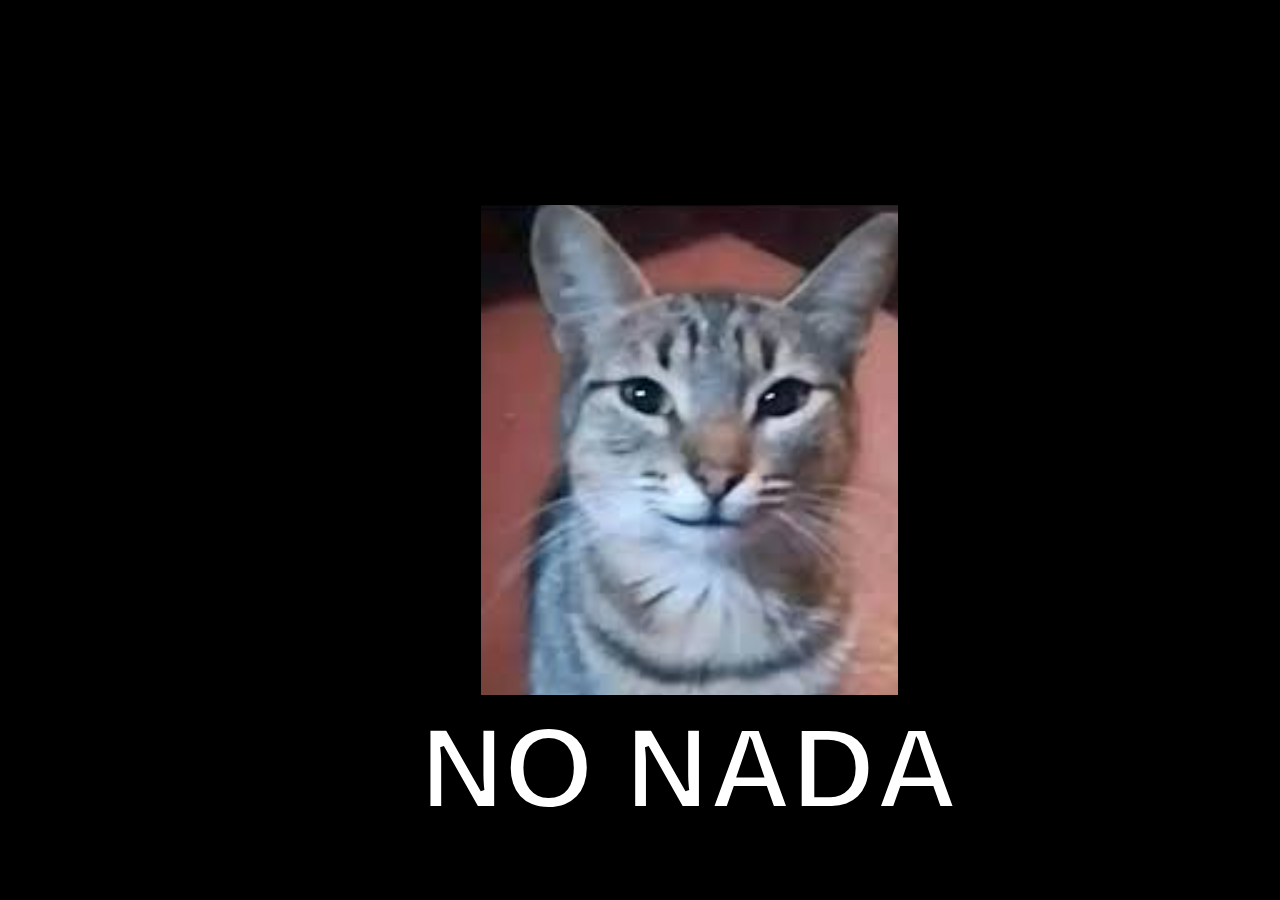
<file: proy/index.html>
```html id="7ol1bh"
<!DOCTYPE html>
<html lang="es">
<head>
  <meta charset="UTF-8">
  <meta name="viewport" content="width=device-width, initial-scale=1.0">
  <title>NO NADA</title>

  <style>
    html, body {
      margin: 0;
      width: 100%;
      height: 100%;
      overflow: hidden;
      background: black;

      display: flex;
      justify-content: center;
      align-items: center;
    }

    .contenedor {
      position: relative;

      width: 100vw;
      height: 100vh;

      display: flex;
      justify-content: center;
      align-items: center;
    }

    .imagen {
      max-width: 100%;
      max-height: 100%;
      object-fit: contain;
      display: block;
    }

    .texto {
      position: absolute;

      /* MÁS ARRIBA */
      top: 78%;

      left: 50%;
      transform: translateX(-50%);

      color: white;

      font-family: Arial, sans-serif;
      font-weight: bold;

      font-size: clamp(60px, 9vw, 180px);

      -webkit-text-stroke: 4px black;

      text-shadow:
        4px 4px 0 black,
        -4px -4px 0 black,
        4px -4px 0 black,
        -4px 4px 0 black;

      white-space: nowrap;
      pointer-events: none;
    }
  </style>
</head>
<body>

  <div class="contenedor">
    <img src="nonada.png" alt="NO NADA" class="imagen">
    <div class="texto">NO NADA</div>
  </div>

</body>
</html>
```
</file>
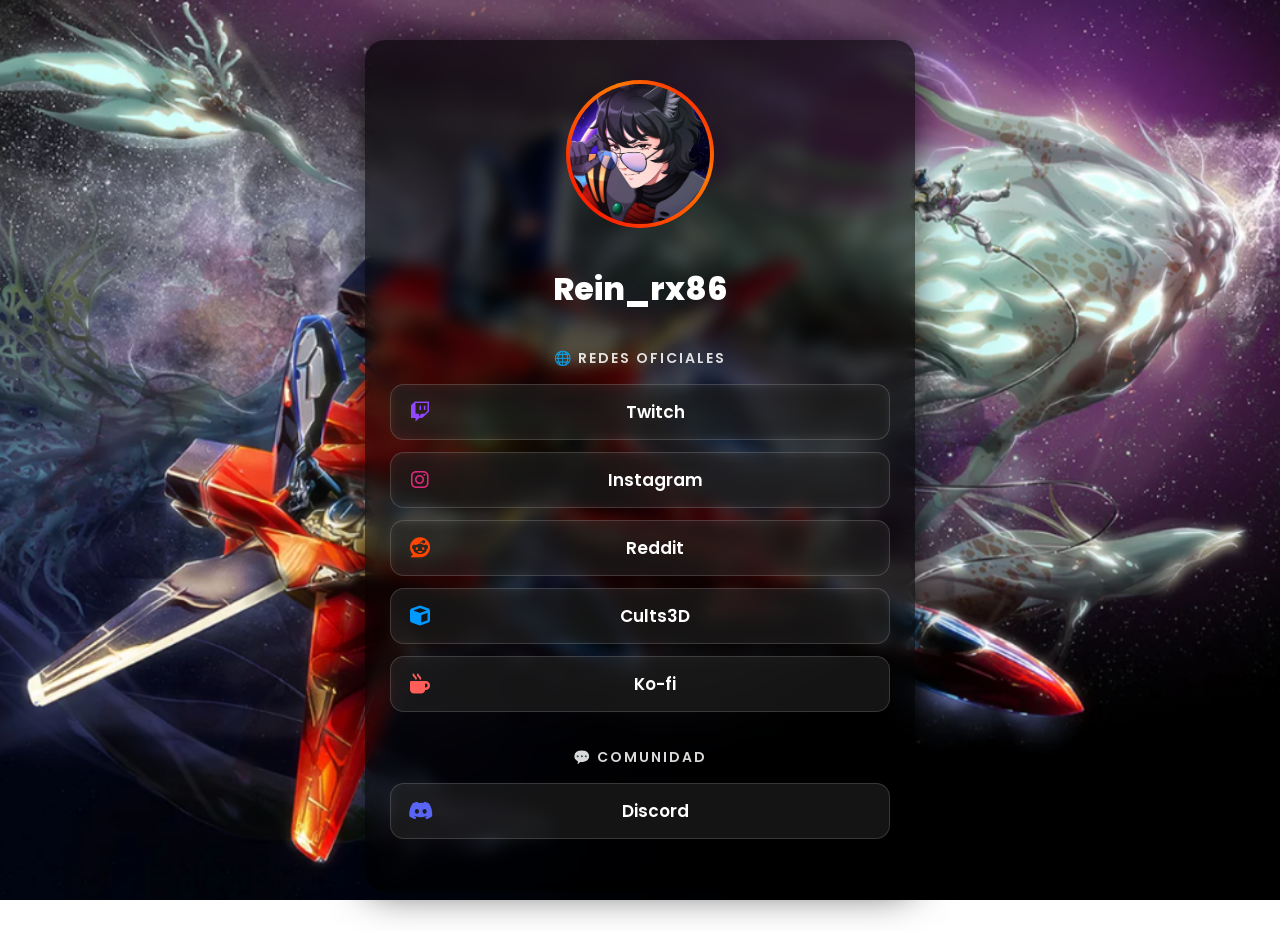
<file: testperfil/index.html>
<!DOCTYPE html>
<html lang="es">
<head>
<meta charset="UTF-8">
<meta name="viewport" content="width=device-width, initial-scale=1.0">
<title>Rein_rx86</title>

<!-- 🔥 FAVICON LLAMA -->
<link rel="icon" type="image/png" href="llama.png">

<link href="https://fonts.googleapis.com/css2?family=Poppins:wght@400;600;800&display=swap" rel="stylesheet">
<link rel="stylesheet" href="https://cdnjs.cloudflare.com/ajax/libs/font-awesome/6.5.0/css/all.min.css">

<style>
body{
    margin:0;
    font-family:'Poppins',sans-serif;
    background:url("fondo.png") center/cover fixed;
    color:white;
    text-align:center;
}

.container{
    max-width:500px;
    margin:40px auto;
    padding:40px 25px;
    background:rgba(0,0,0,0.65);
    backdrop-filter:blur(8px);
    border-radius:20px;
    box-shadow:0 0 40px rgba(0,0,0,0.7);
}

/* ===== FOTO PERFIL ===== */
.profile-img{
    width:140px;
    height:140px;
    border-radius:50%;
    object-fit:cover;
    margin-bottom:20px;
    padding:4px;
    background:linear-gradient(45deg,#ff0000,#ff4500,#ff7a00,#ff0000);
    animation:fireGlow 2s infinite alternate;
}

@keyframes fireGlow{
    from{
        box-shadow:
            0 0 10px #ff3c00,
            0 0 25px rgba(255,60,0,.6),
            0 0 45px rgba(255,120,0,.4);
    }
    to{
        box-shadow:
            0 0 18px #ff6a00,
            0 0 35px rgba(255,80,0,.9),
            0 0 60px rgba(255,120,0,.7);
    }
}

h1{
    margin:10px 0;
    font-size:32px;
    font-weight:800;
}

.section-title{
    margin-top:35px;
    font-size:14px;
    font-weight:600;
    letter-spacing:2px;
    text-transform:uppercase;
    opacity:0.85;
}

.links{ margin-top:15px; }

/* ===== BOTONES ===== */
.link-btn{
    display:flex;
    align-items:center;
    margin:12px 0;
    padding:14px;
    background:rgba(255,255,255,0.08);
    border:1px solid rgba(255,255,255,0.15);
    border-radius:14px;
    text-decoration:none;
    color:white;
    font-size:17px;
    font-weight:600;
    backdrop-filter:blur(6px);
    transition:0.3s ease;
}

.link-btn:hover{ transform:scale(1.05); }

/* icono fijo izquierda */
.link-btn i{
    width:30px;
    text-align:center;
    font-size:20px;
}

/* texto centrado real */
.link-btn span{
    flex:1;
    text-align:center;
}

/* ===== COLORES ICONOS ===== */
.twitch i{ color:#9146FF; }
.instagram i{ color:#DD2A7B; }
.reddit i{ color:#FF4500; }
.cults i{ color:#0099ff; }
.kofi i{ color:#FF5E5B; }
.discord i{ color:#5865F2; }

/* hover → icono blanco */
.link-btn:hover i{ color:white; }

/* ===== HOVER COLORES BOTONES (los tuyos intactos) ===== */
.twitch:hover{ background:#9146FF; box-shadow:0 0 20px #9146FF; }
.instagram:hover{
    background:linear-gradient(45deg,#F58529,#DD2A7B,#8134AF,#515BD4);
    box-shadow:0 0 20px #DD2A7B;
}
.reddit:hover{ background:#FF4500; box-shadow:0 0 20px #FF4500; }
.cults:hover{ background:#0099ff; box-shadow:0 0 20px #0099ff; }
.kofi:hover{ background:#FF5E5B; box-shadow:0 0 20px #FF5E5B; }
.discord:hover{ background:#5865F2; box-shadow:0 0 20px #5865F2; }

/* ===== MODAL ===== */
.modal-bg{
    position:fixed;
    inset:0;
    background:rgba(0,0,0,0.75);
    display:none;
    align-items:center;
    justify-content:center;
    z-index:999;
}

.modal{
    background:#111;
    padding:30px;
    border-radius:18px;
    max-width:420px;
    width:90%;
    box-shadow:0 0 40px rgba(0,0,0,0.8);
    animation:fadeIn .25s ease;
}

.modal h2{ color:#FF4500; }

.modal p{
    opacity:.9;
    line-height:1.5em;
}

.modal-buttons{
    margin-top:25px;
    display:flex;
    gap:12px;
    justify-content:center;
}

.modal-buttons button{
    border:none;
    padding:12px 18px;
    border-radius:10px;
    font-weight:600;
    cursor:pointer;
    transition:0.2s;
}

.btn-enter{
    background:#FF4500;
    color:white;
}
.btn-enter:hover{
    transform:scale(1.05);
    box-shadow:0 0 15px #FF4500;
}

.btn-cancel{
    background:#444;
    color:white;
}
.btn-cancel:hover{ background:#666; }

@keyframes fadeIn{
    from{opacity:0; transform:scale(.9);}
    to{opacity:1; transform:scale(1);}
}
</style>
</head>

<body>

<div class="container">

    <img src="icon_rein2.png" class="profile-img">
    <h1>Rein_rx86</h1>

    <div class="section-title">🌐 Redes Oficiales</div>

    <div class="links">

        <a href="https://www.twitch.tv/rein_rx86" target="_blank" class="link-btn twitch">
            <i class="fab fa-twitch"></i>
            <span>Twitch</span>
        </a>

        <a href="https://www.instagram.com/rein_rx86/" target="_blank" class="link-btn instagram">
            <i class="fab fa-instagram"></i>
            <span>Instagram</span>
        </a>

        <a href="#" class="link-btn reddit" onclick="openRedditModal(event)">
            <i class="fab fa-reddit"></i>
            <span>Reddit</span>
        </a>

        <a href="https://cults3d.com/en/users/Rein_rx86/3d-models" target="_blank" class="link-btn cults">
            <i class="fas fa-cube"></i>
            <span>Cults3D</span>
        </a>

        <a href="https://ko-fi.com/rein_rx86" target="_blank" class="link-btn kofi">
            <i class="fas fa-mug-hot"></i>
            <span>Ko-fi</span>
        </a>

    </div>

    <div class="section-title">💬 Comunidad</div>

    <div class="links">
        <a href="https://discord.gg/3geFhjwQVH" target="_blank" class="link-btn discord">
            <i class="fab fa-discord"></i>
            <span>Discord</span>
        </a>
    </div>

</div>

<div class="modal-bg" id="redditModal">
    <div class="modal">
        <h2>⚠ Contenido NSFW</h2>
        <p>
        Este perfil puede contener material para adultos.<br>
        Debes ser mayor de edad para continuar.
        </p>

        <div class="modal-buttons">
            <button class="btn-enter" onclick="goToReddit()">Soy mayor de edad</button>
            <button class="btn-cancel" onclick="closeRedditModal()">Salir</button>
        </div>
    </div>
</div>

<script>
function openRedditModal(e){
    e.preventDefault();
    document.getElementById("redditModal").style.display="flex";
}

function closeRedditModal(){
    document.getElementById("redditModal").style.display="none";
}

function goToReddit(){
    window.open("https://www.reddit.com/user/Rein_rx86/","_blank");
    closeRedditModal();
}
</script>

</body>
</html>
</file>
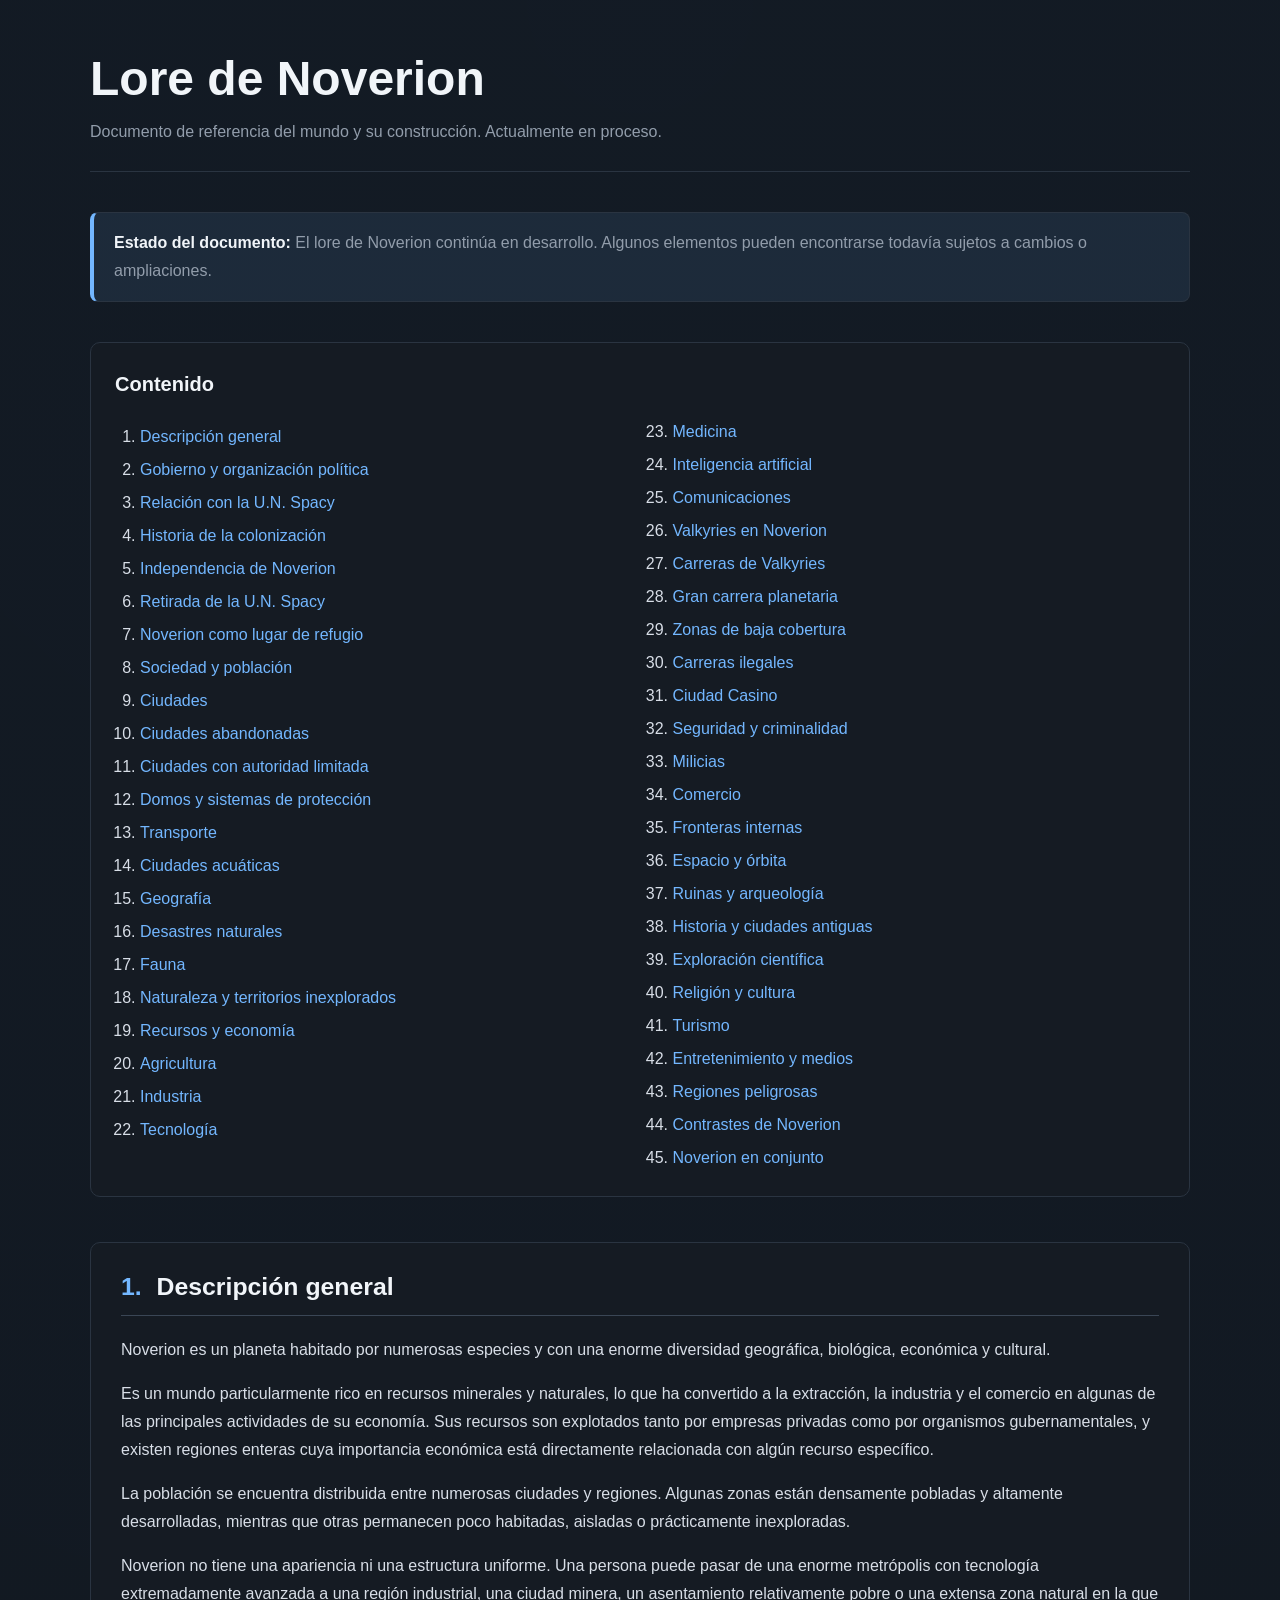
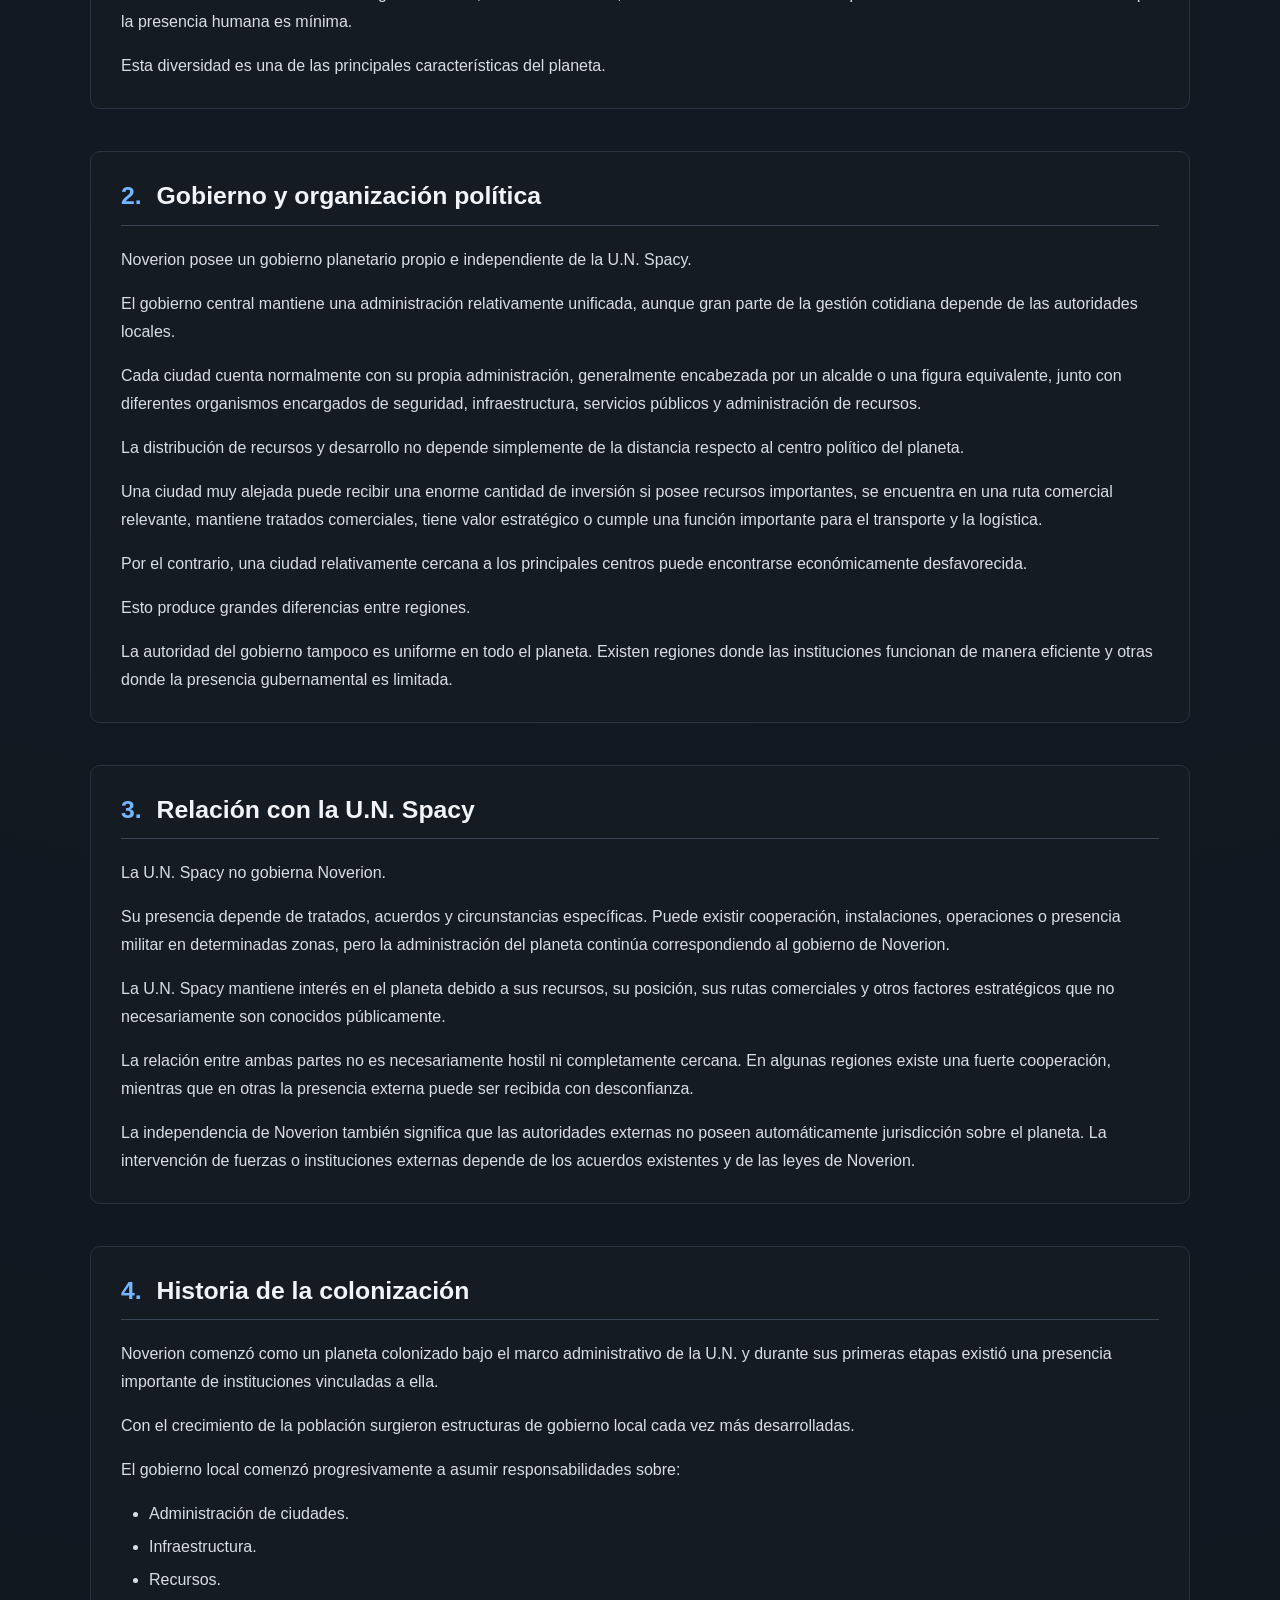
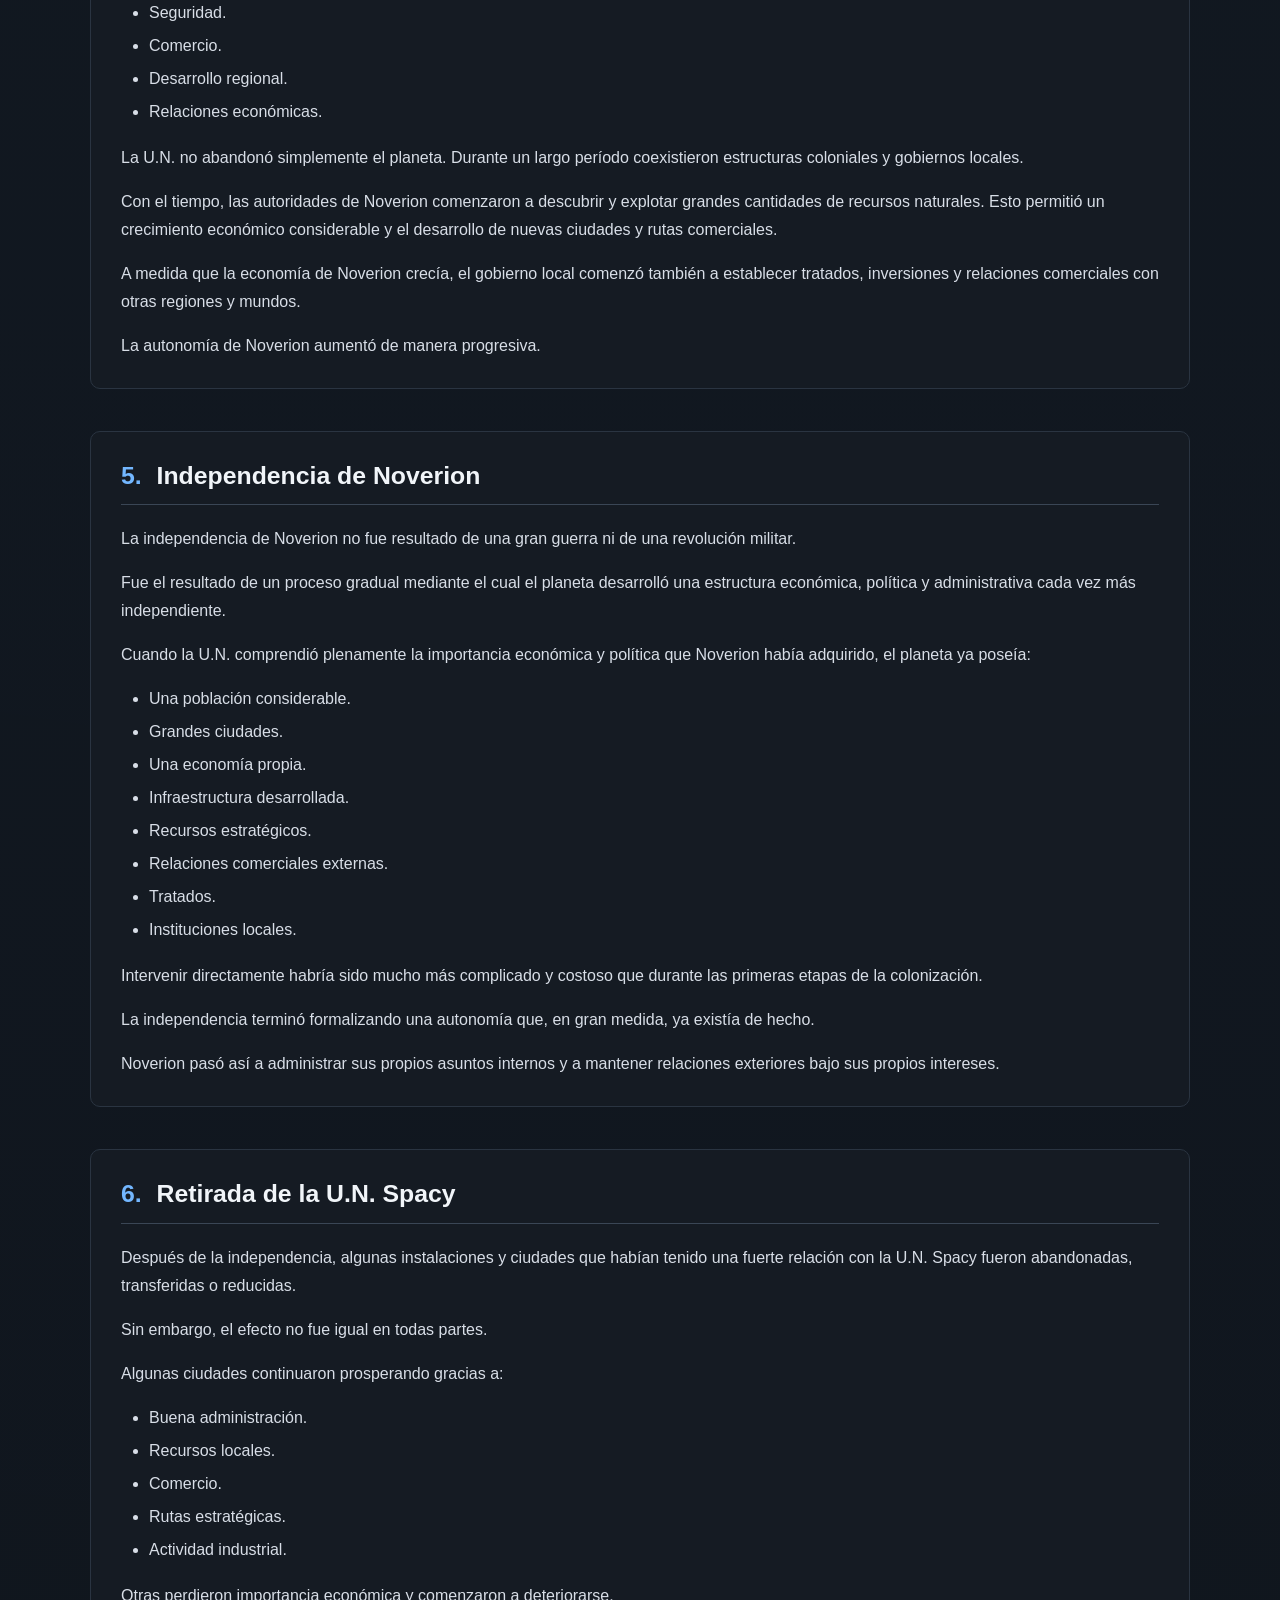
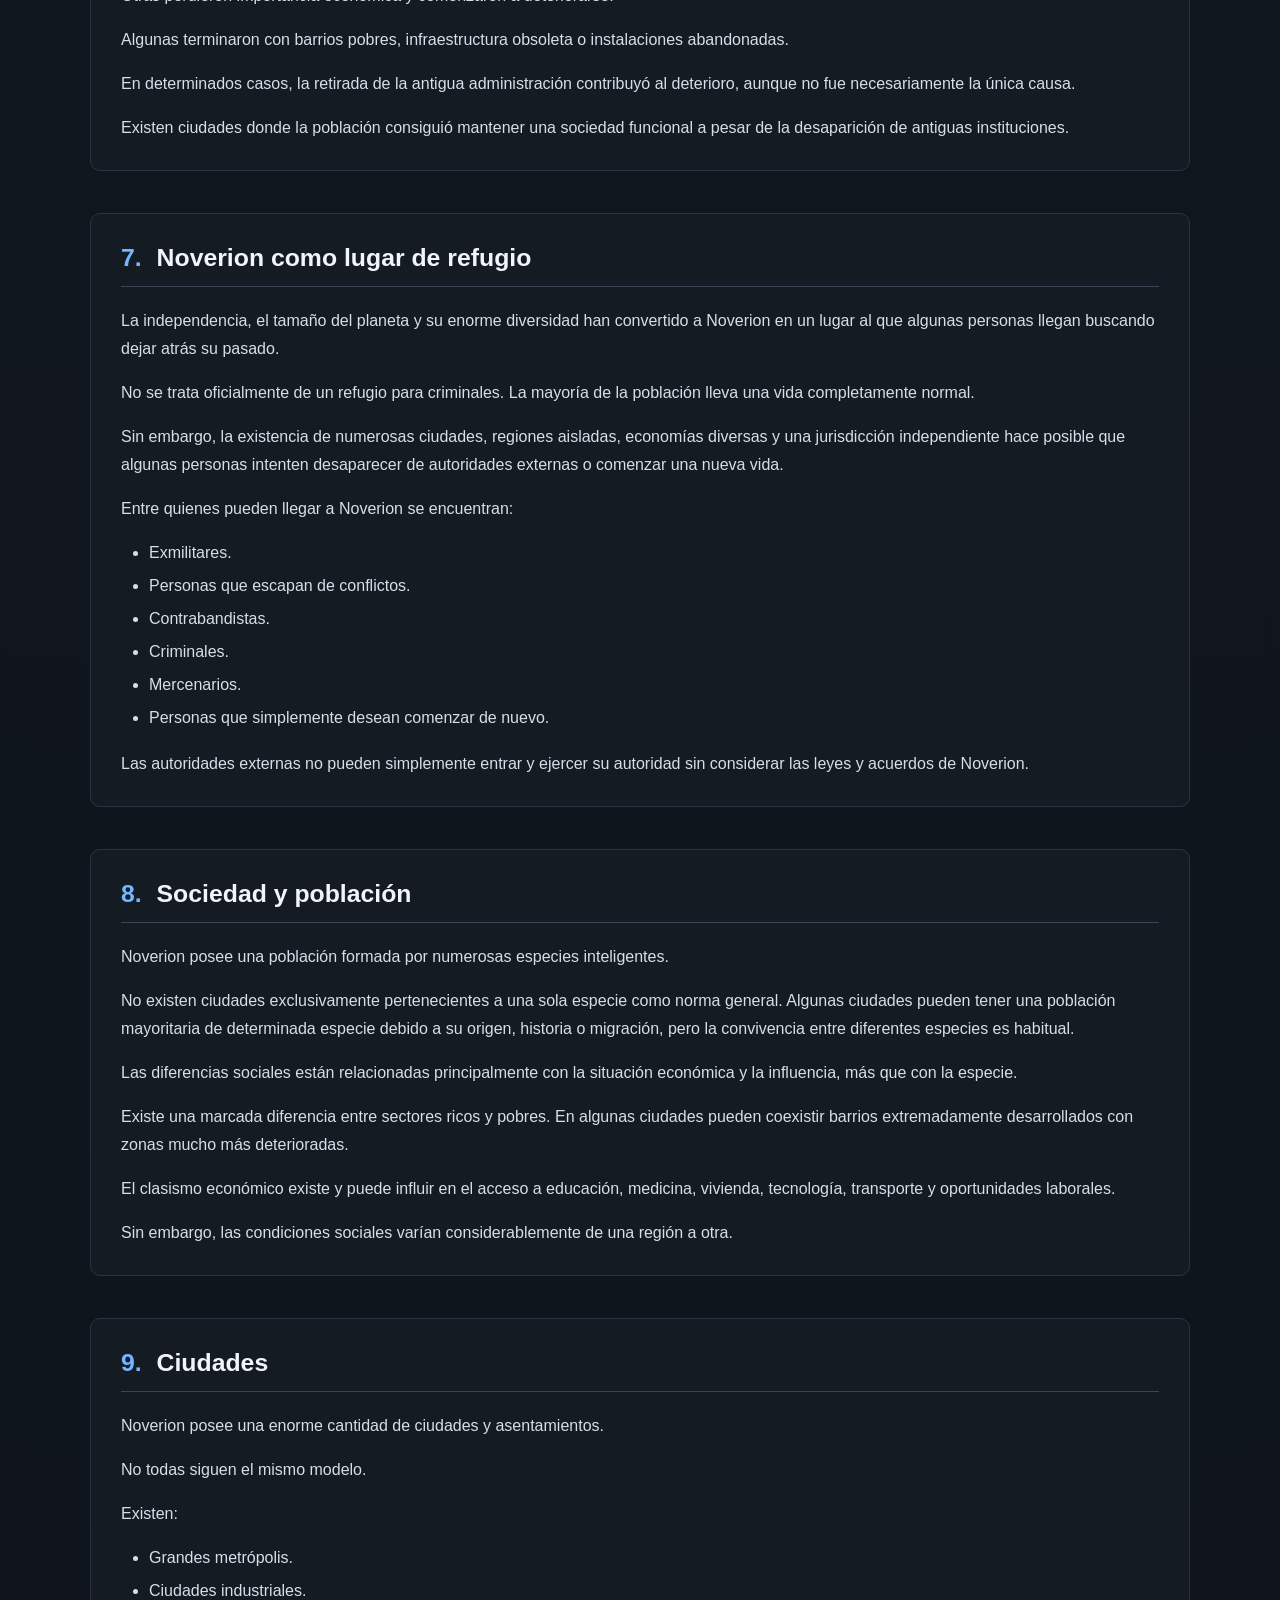
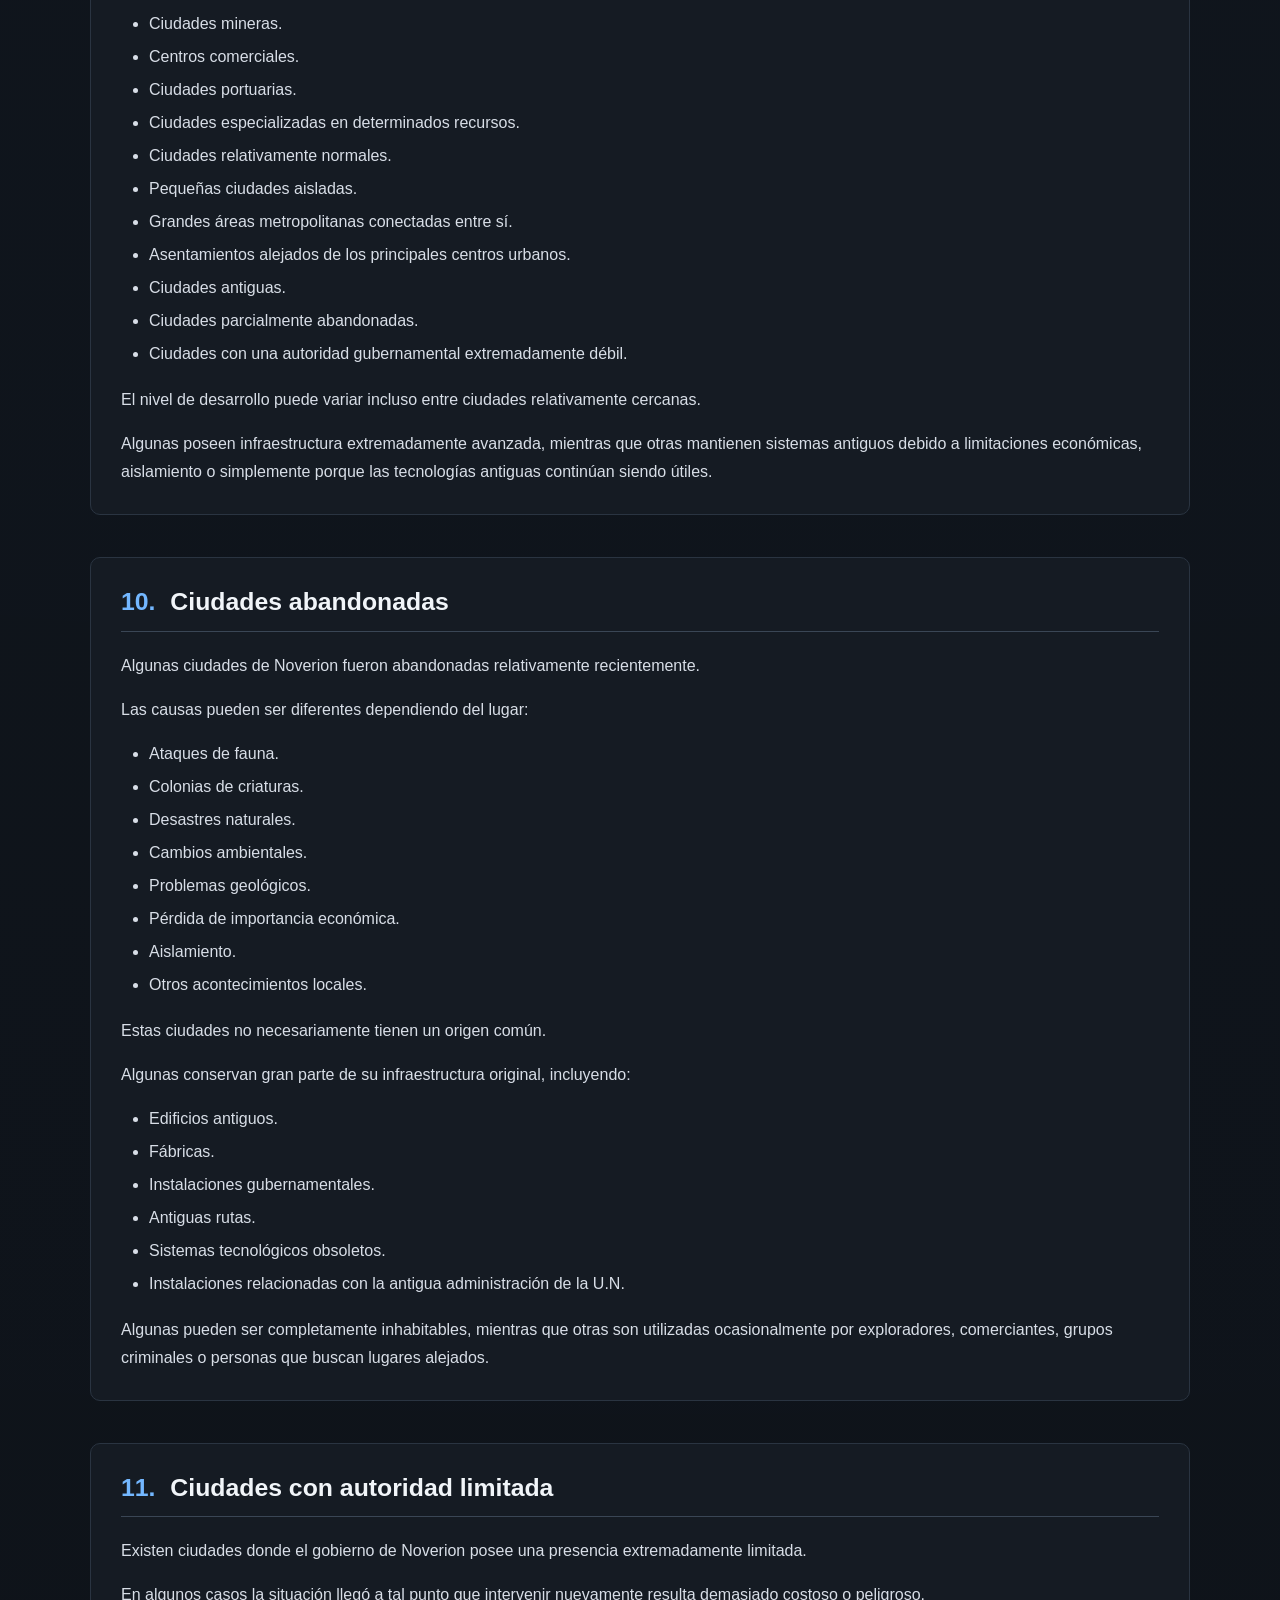
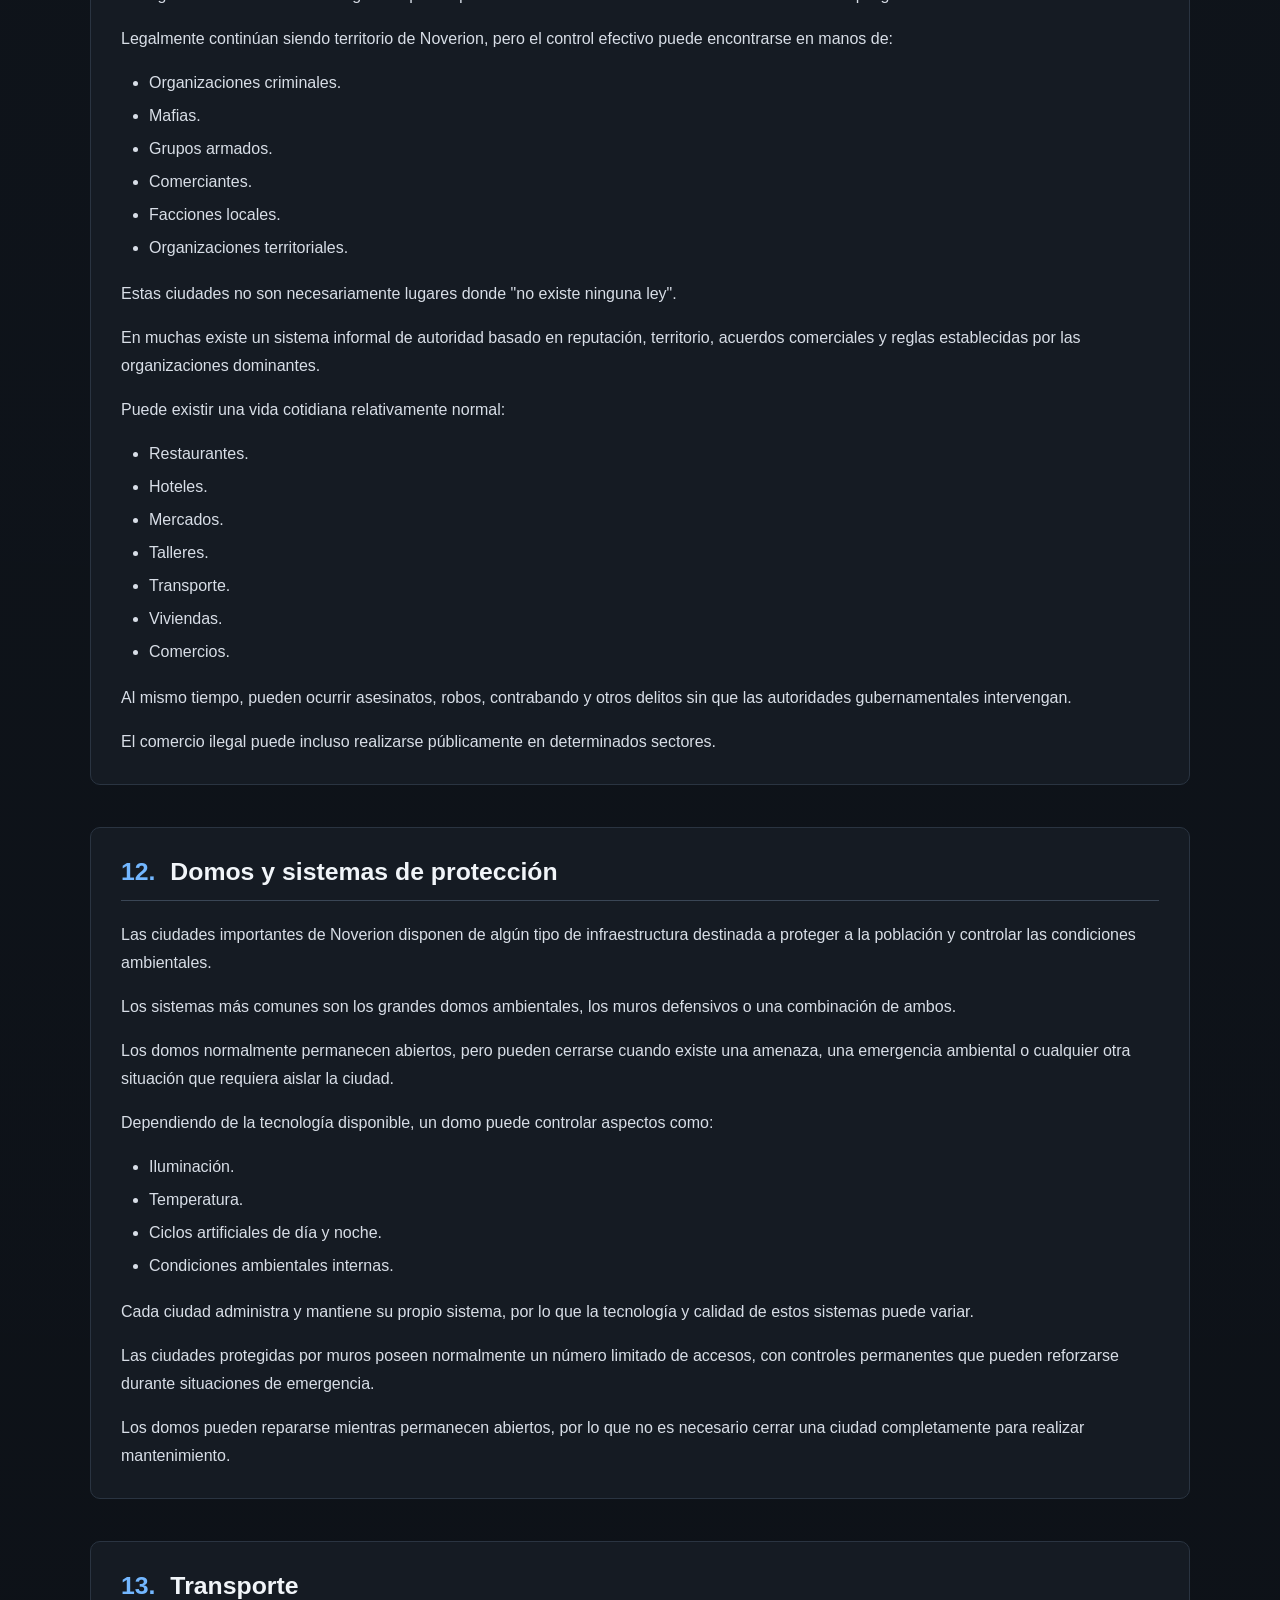
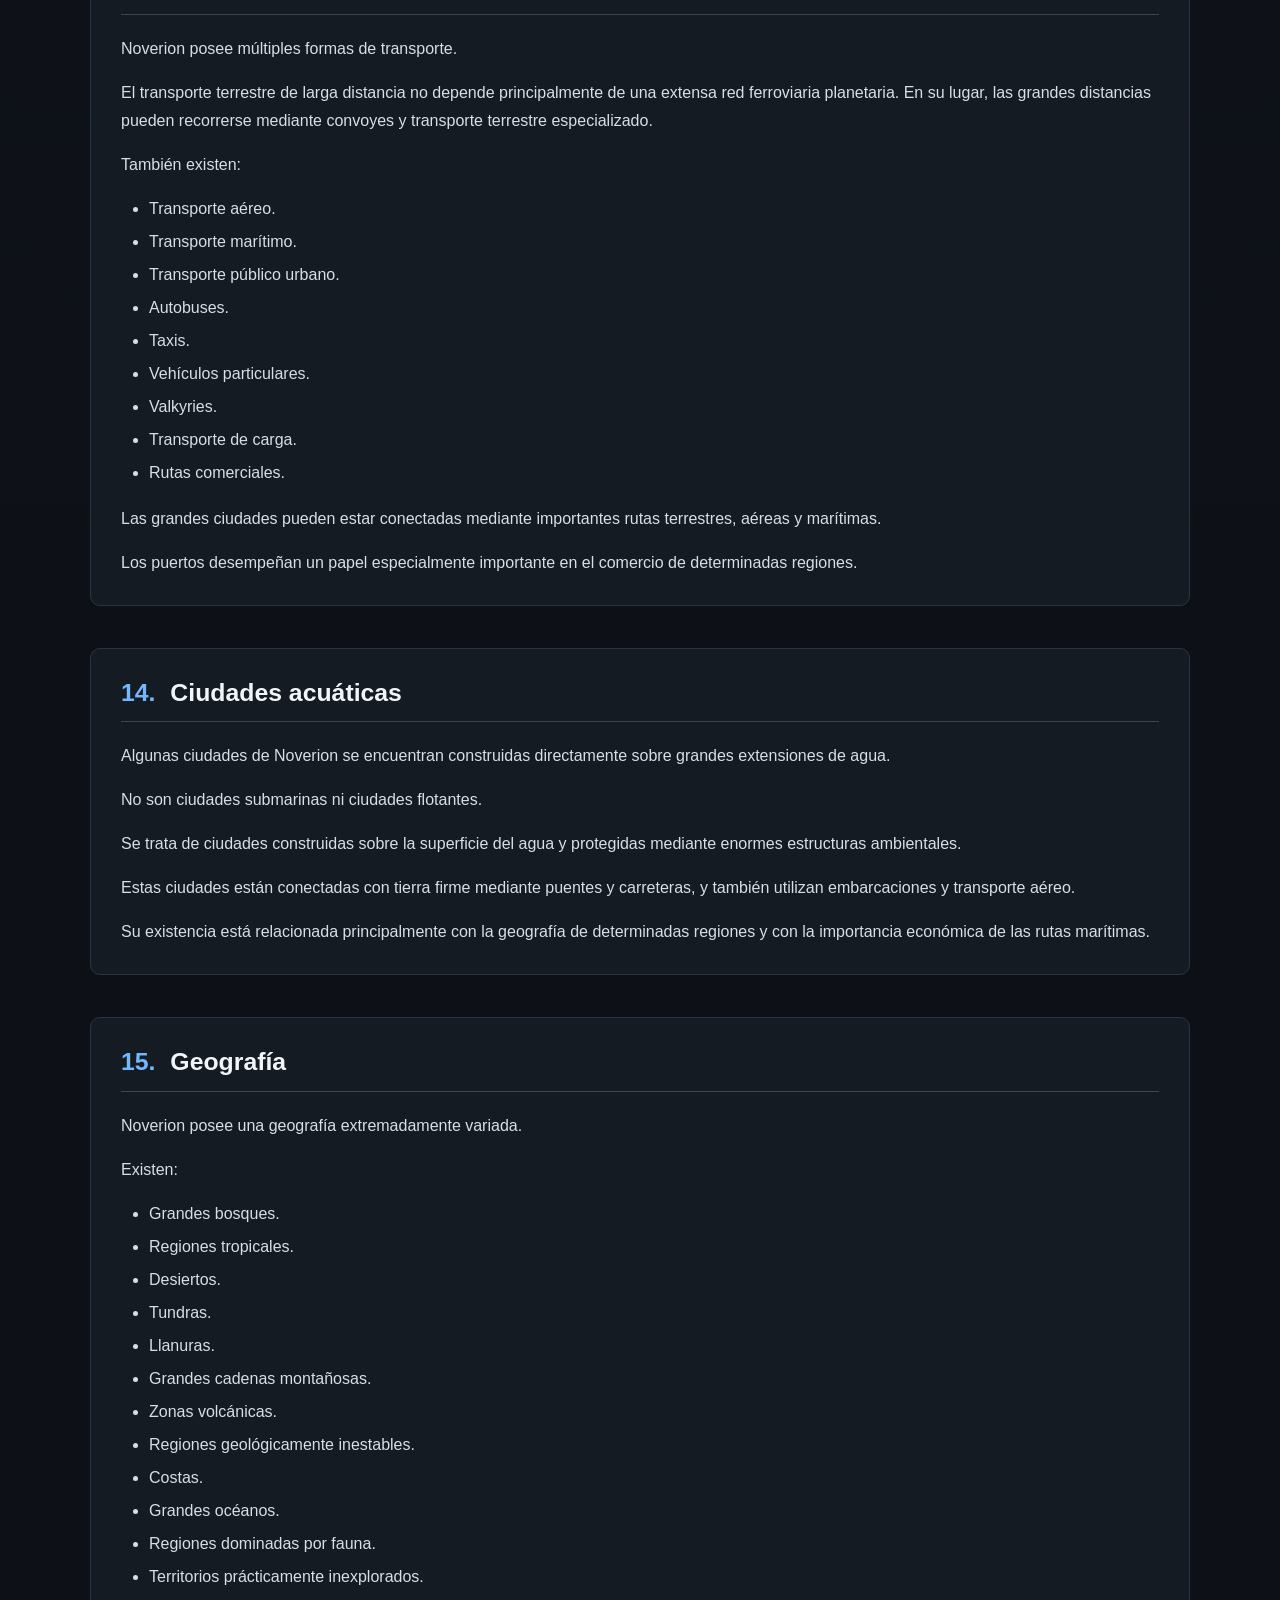
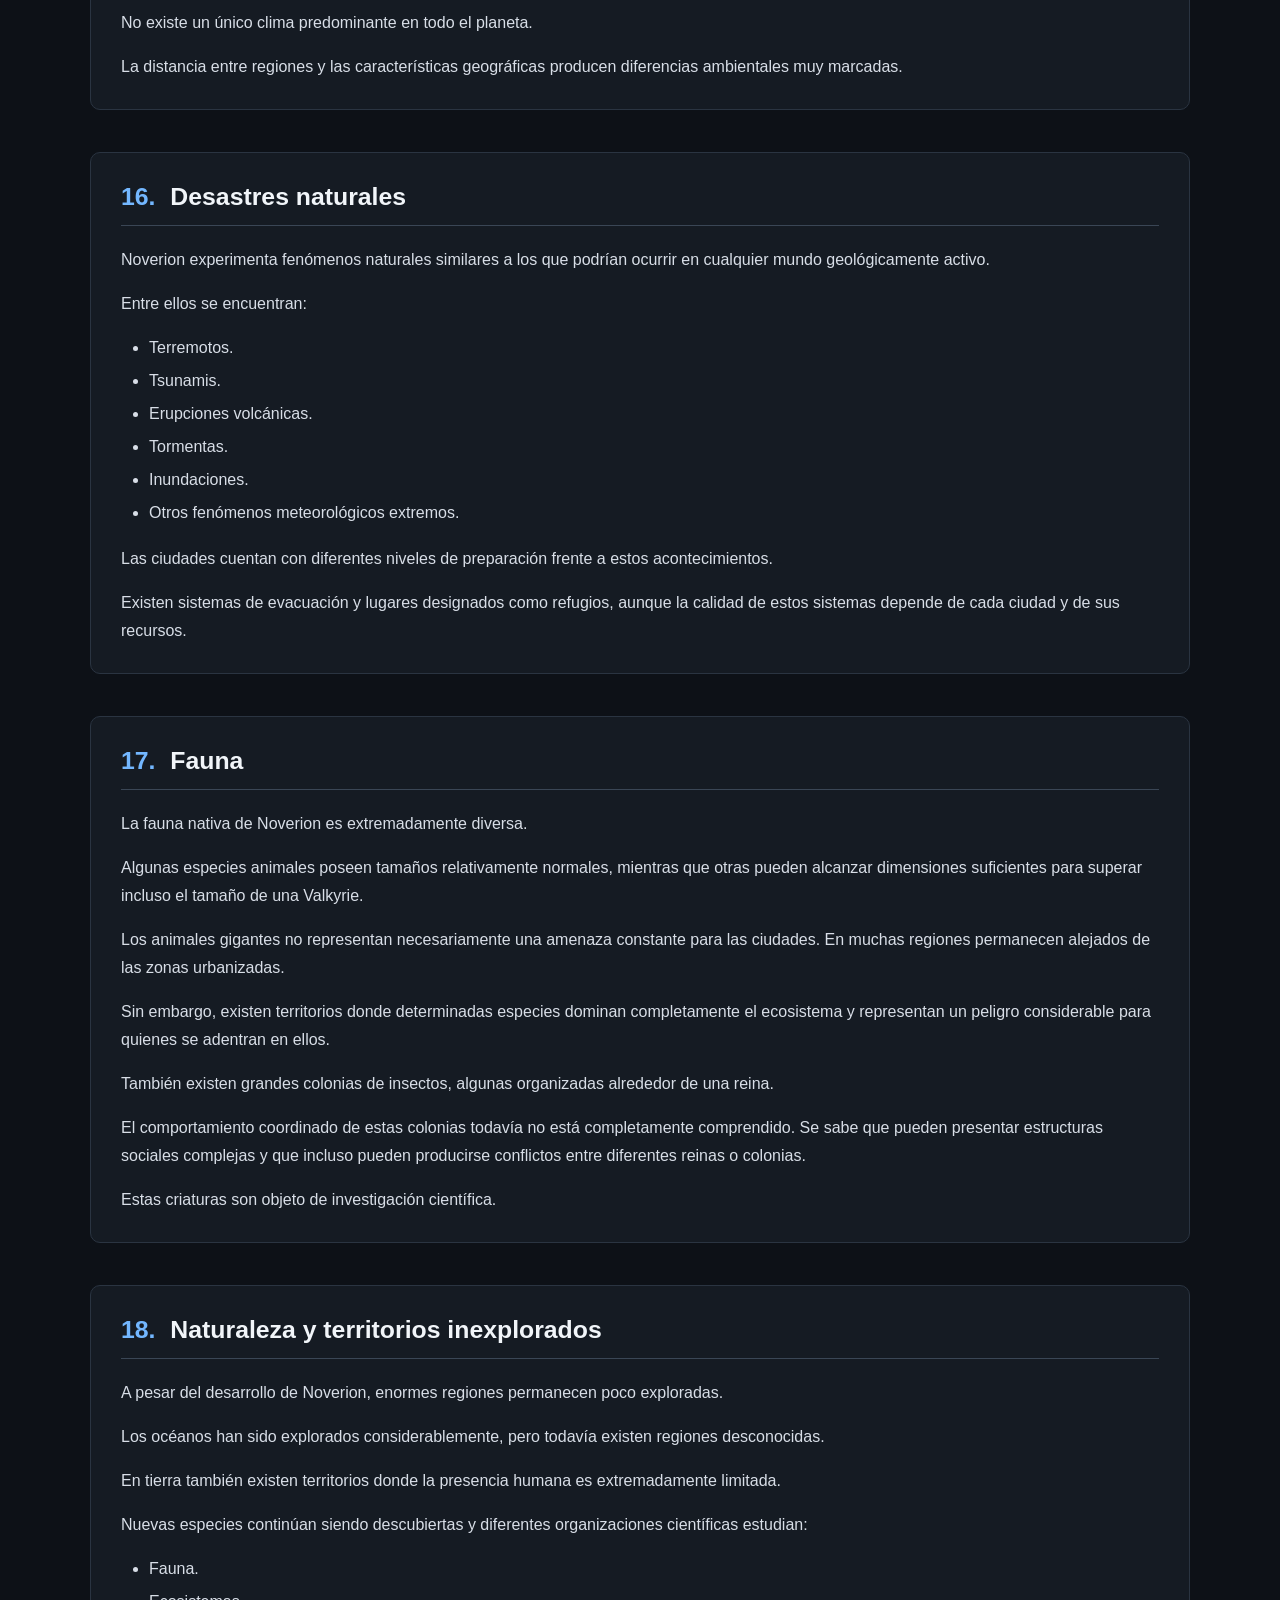
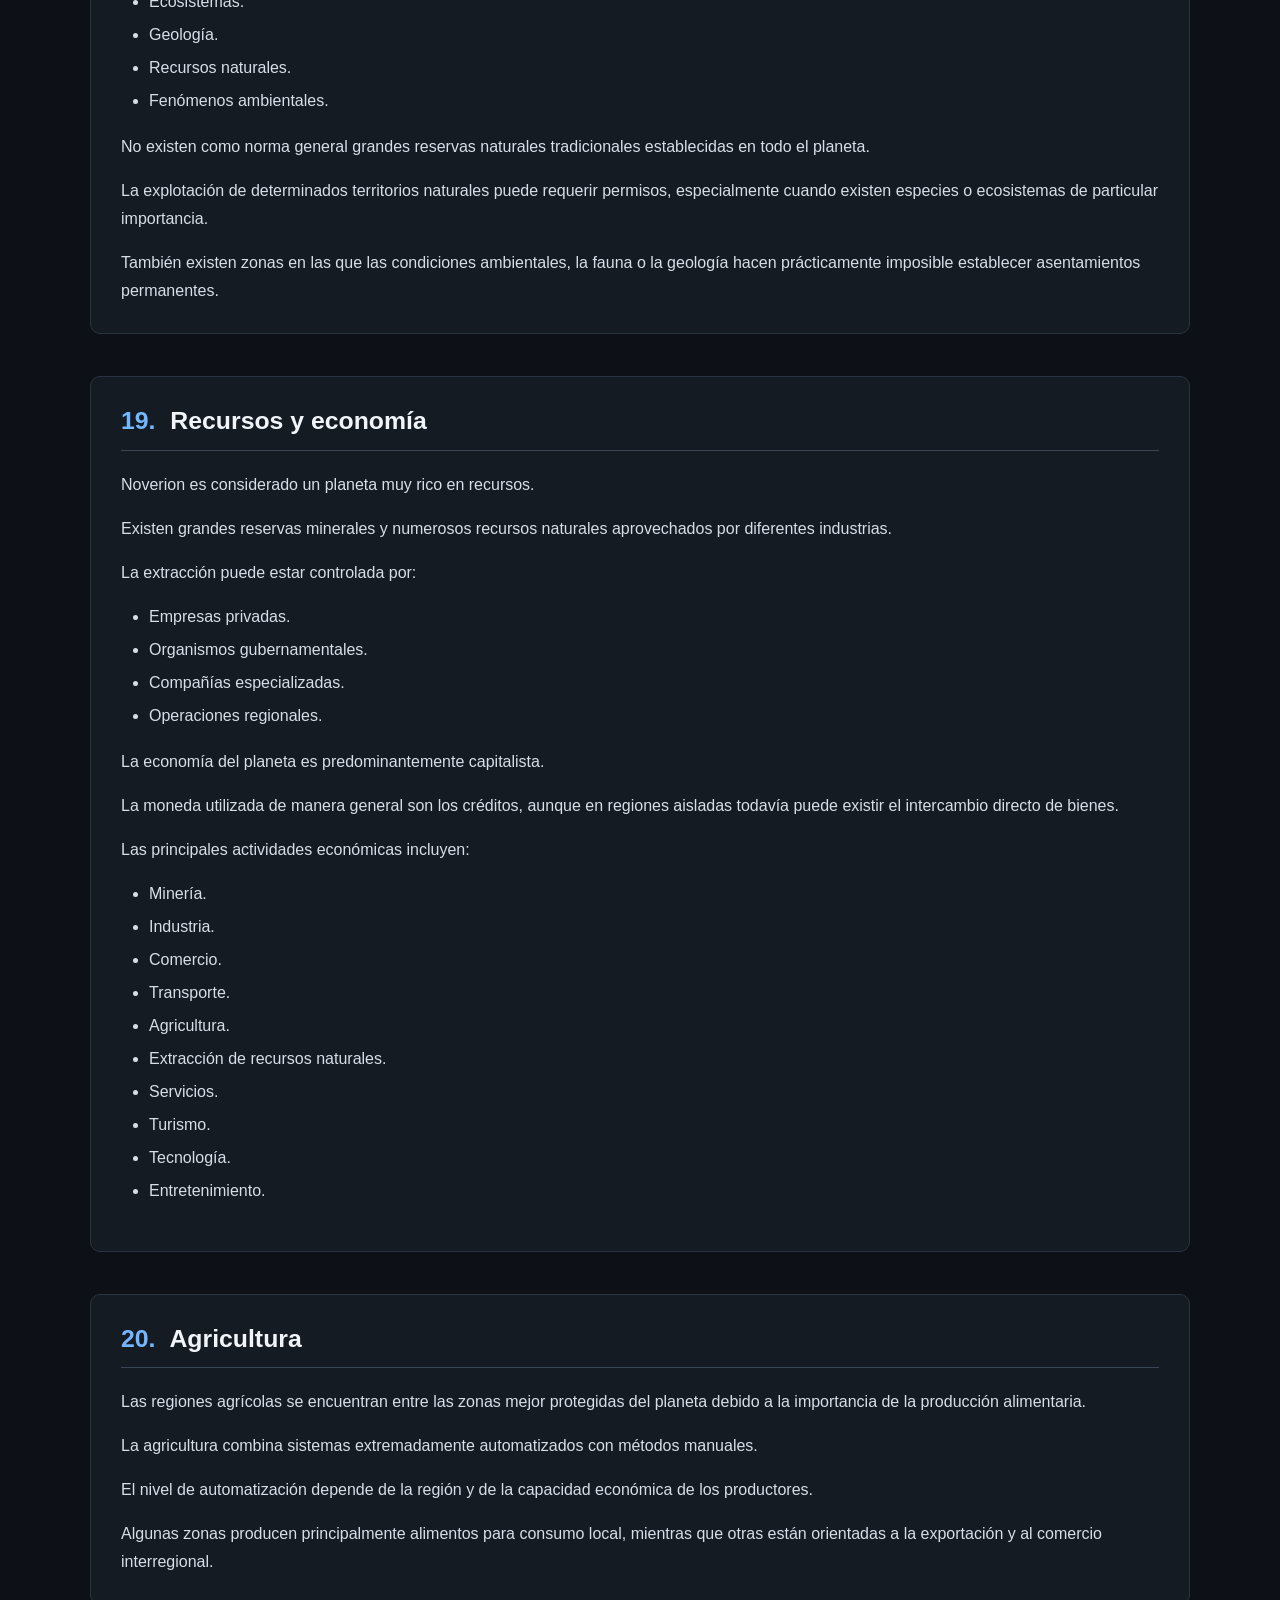
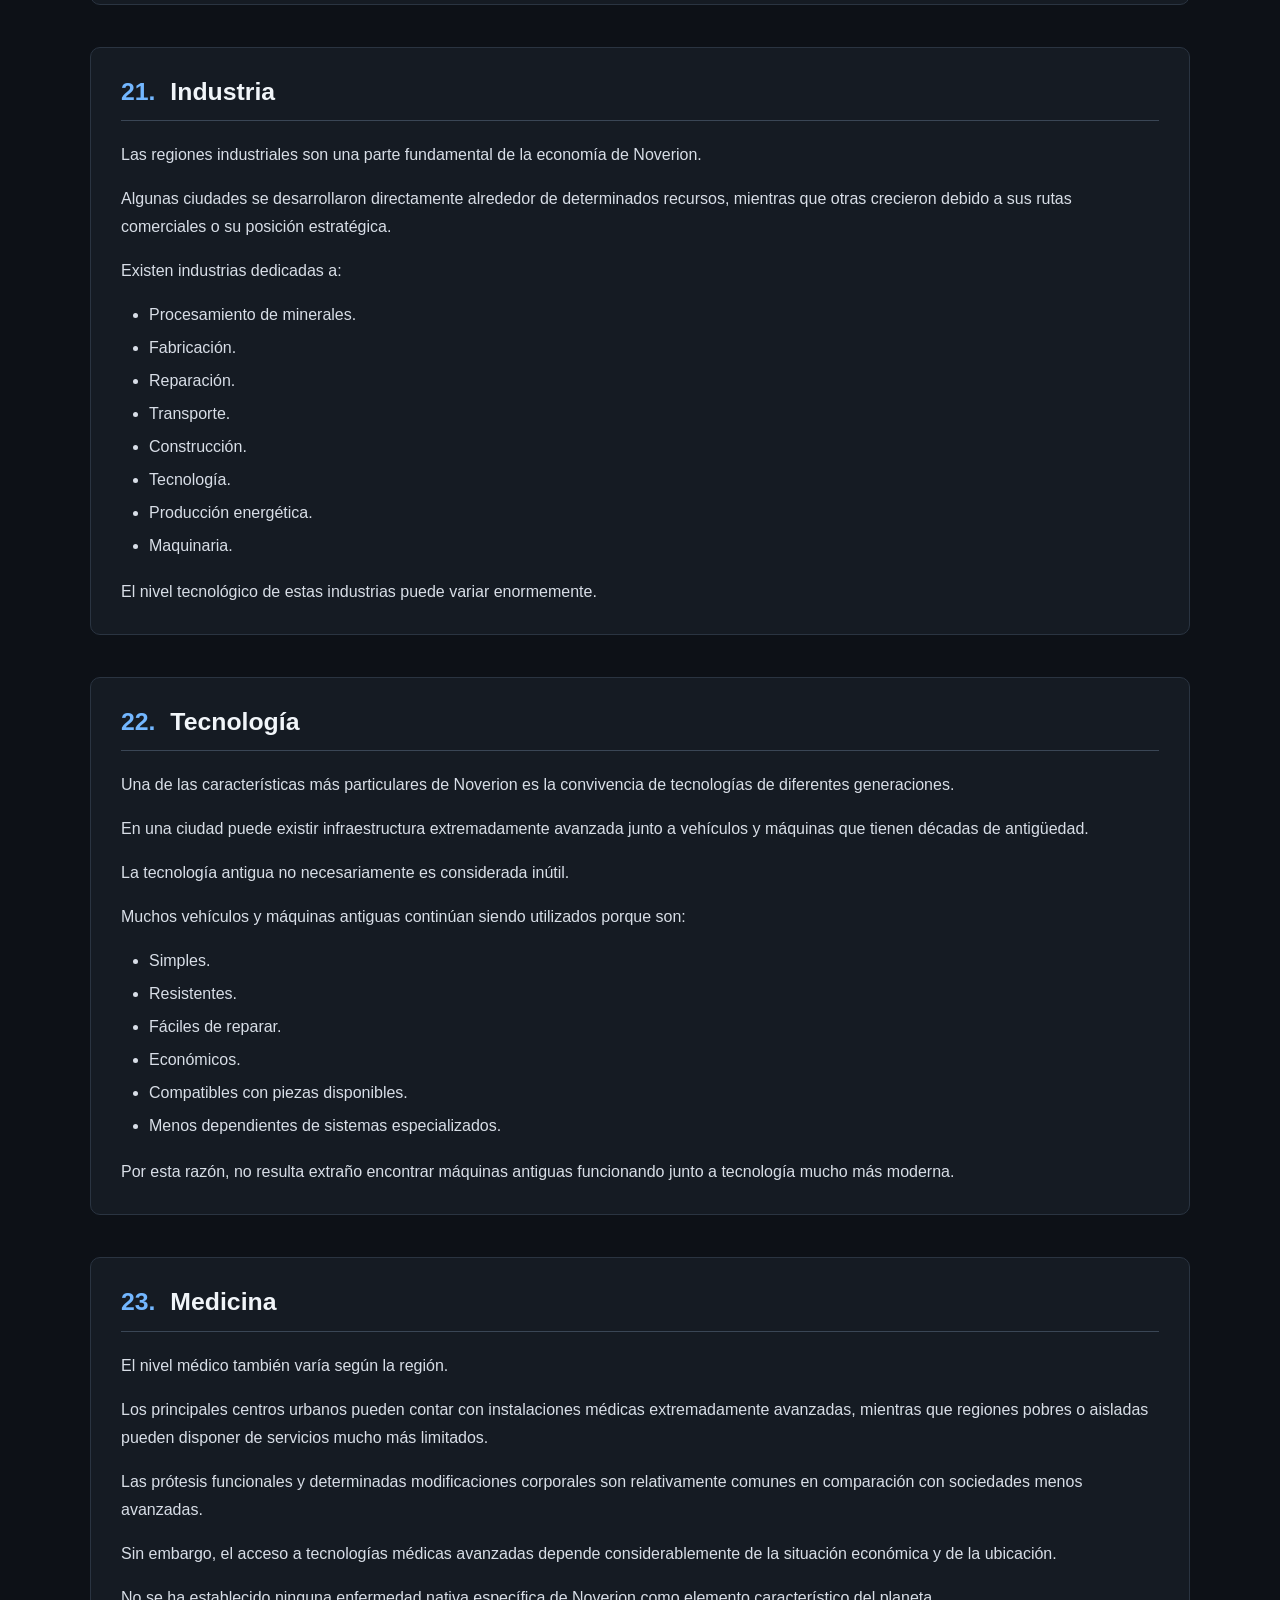
<file: Wiki/Noverion.html>
<!DOCTYPE html>
<html lang="es">
<head>
    <meta charset="UTF-8">
    <meta name="viewport" content="width=device-width, initial-scale=1.0">

    <title>Lore de Noverion</title>

    <style>
        :root {
            --bg: #0d1117;
            --panel: #151b23;
            --panel-hover: #19212b;
            --border: #2a3441;
            --text: #d8dee7;
            --muted: #929dab;
            --title: #f1f5f9;
            --accent: #73b7ff;
            --accent-soft: rgba(115, 183, 255, 0.10);
            --heading-border: #3a4655;
        }

        * {
            box-sizing: border-box;
        }

        html {
            scroll-behavior: smooth;
        }

        body {
            margin: 0;
            background:
                radial-gradient(circle at top, rgba(115, 183, 255, 0.06), transparent 35%),
                var(--bg);
            color: var(--text);
            font-family: Arial, Helvetica, sans-serif;
            line-height: 1.75;
        }

        .container {
            width: min(1100px, calc(100% - 32px));
            margin: 0 auto;
            padding: 50px 0 80px;
        }

        header {
            margin-bottom: 40px;
            padding-bottom: 25px;
            border-bottom: 1px solid var(--border);
        }

        header h1 {
            margin: 0 0 10px;
            color: var(--title);
            font-size: clamp(2rem, 5vw, 3rem);
            line-height: 1.2;
        }

        header p {
            margin: 0;
            color: var(--muted);
            font-size: 1rem;
        }

        .notice {
            margin: 25px 0 40px;
            padding: 16px 20px;
            border: 1px solid var(--border);
            border-left: 4px solid var(--accent);
            border-radius: 8px;
            background: var(--accent-soft);
            color: var(--muted);
        }

        .toc {
            margin-bottom: 45px;
            padding: 24px;
            background: var(--panel);
            border: 1px solid var(--border);
            border-radius: 10px;
        }

        .toc h2 {
            margin-top: 0;
            font-size: 1.25rem;
            color: var(--title);
        }

        .toc ol {
            columns: 2;
            column-gap: 40px;
            margin: 0;
            padding-left: 25px;
        }

        .toc li {
            margin: 5px 0;
            break-inside: avoid;
        }

        .toc a {
            color: var(--accent);
            text-decoration: none;
        }

        .toc a:hover {
            text-decoration: underline;
        }

        section {
            margin-bottom: 42px;
            padding: 28px 30px;
            background: var(--panel);
            border: 1px solid var(--border);
            border-radius: 10px;
        }

        section h2 {
            margin: 0 0 20px;
            padding-bottom: 12px;
            color: var(--title);
            font-size: 1.55rem;
            line-height: 1.3;
            border-bottom: 1px solid var(--heading-border);
        }

        section h2 .number {
            color: var(--accent);
            margin-right: 8px;
        }

        section p {
            margin: 0 0 16px;
        }

        section p:last-child {
            margin-bottom: 0;
        }

        ul {
            margin: 10px 0 18px;
            padding-left: 28px;
        }

        li {
            margin: 5px 0;
        }

        strong {
            color: var(--title);
        }

        .quote {
            margin: 20px 0;
            padding: 15px 20px;
            border-left: 3px solid var(--accent);
            background: rgba(255, 255, 255, 0.025);
            color: var(--muted);
        }

        footer {
            margin-top: 50px;
            padding-top: 25px;
            border-top: 1px solid var(--border);
            text-align: center;
            color: var(--muted);
            font-size: 0.9rem;
        }

        @media (max-width: 700px) {
            .container {
                width: min(100% - 20px, 1100px);
                padding-top: 25px;
            }

            section {
                padding: 22px 18px;
            }

            .toc ol {
                columns: 1;
            }

            section h2 {
                font-size: 1.35rem;
            }
        }
    </style>
</head>

<body>

<div class="container">

    <header>
        <h1>Lore de Noverion</h1>
        <p>Documento de referencia del mundo y su construcción. Actualmente en proceso.</p>
    </header>

    <div class="notice">
        <strong>Estado del documento:</strong>
        El lore de Noverion continúa en desarrollo. Algunos elementos pueden encontrarse
        todavía sujetos a cambios o ampliaciones.
    </div>


    <nav class="toc">
        <h2>Contenido</h2>

        <ol>
            <li><a href="#general">Descripción general</a></li>
            <li><a href="#gobierno">Gobierno y organización política</a></li>
            <li><a href="#unspacy">Relación con la U.N. Spacy</a></li>
            <li><a href="#colonizacion">Historia de la colonización</a></li>
            <li><a href="#independencia">Independencia de Noverion</a></li>
            <li><a href="#retirada">Retirada de la U.N. Spacy</a></li>
            <li><a href="#refugio">Noverion como lugar de refugio</a></li>
            <li><a href="#sociedad">Sociedad y población</a></li>
            <li><a href="#ciudades">Ciudades</a></li>
            <li><a href="#abandonadas">Ciudades abandonadas</a></li>
            <li><a href="#autoridad">Ciudades con autoridad limitada</a></li>
            <li><a href="#domos">Domos y sistemas de protección</a></li>
            <li><a href="#transporte">Transporte</a></li>
            <li><a href="#acuaticas">Ciudades acuáticas</a></li>
            <li><a href="#geografia">Geografía</a></li>
            <li><a href="#desastres">Desastres naturales</a></li>
            <li><a href="#fauna">Fauna</a></li>
            <li><a href="#naturaleza">Naturaleza y territorios inexplorados</a></li>
            <li><a href="#economia">Recursos y economía</a></li>
            <li><a href="#agricultura">Agricultura</a></li>
            <li><a href="#industria">Industria</a></li>
            <li><a href="#tecnologia">Tecnología</a></li>
            <li><a href="#medicina">Medicina</a></li>
            <li><a href="#ia">Inteligencia artificial</a></li>
            <li><a href="#comunicaciones">Comunicaciones</a></li>
            <li><a href="#valkyries">Valkyries en Noverion</a></li>
            <li><a href="#carreras">Carreras de Valkyries</a></li>
            <li><a href="#gran-carrera">Gran carrera planetaria</a></li>
            <li><a href="#baja-cobertura">Zonas de baja cobertura</a></li>
            <li><a href="#ilegales">Carreras ilegales</a></li>
            <li><a href="#casino">Ciudad Casino</a></li>
            <li><a href="#seguridad">Seguridad y criminalidad</a></li>
            <li><a href="#milicias">Milicias</a></li>
            <li><a href="#comercio">Comercio</a></li>
            <li><a href="#fronteras">Fronteras internas</a></li>
            <li><a href="#espacio">Espacio y órbita</a></li>
            <li><a href="#ruinas">Ruinas y arqueología</a></li>
            <li><a href="#historia">Historia y ciudades antiguas</a></li>
            <li><a href="#exploracion">Exploración científica</a></li>
            <li><a href="#religion">Religión y cultura</a></li>
            <li><a href="#turismo">Turismo</a></li>
            <li><a href="#entretenimiento">Entretenimiento y medios</a></li>
            <li><a href="#peligrosas">Regiones peligrosas</a></li>
            <li><a href="#contrastes">Contrastes de Noverion</a></li>
            <li><a href="#conjunto">Noverion en conjunto</a></li>
        </ol>
    </nav>


    <section id="general">
        <h2><span class="number">1.</span> Descripción general</h2>

        <p>
            Noverion es un planeta habitado por numerosas especies y con una enorme
            diversidad geográfica, biológica, económica y cultural.
        </p>

        <p>
            Es un mundo particularmente rico en recursos minerales y naturales, lo que
            ha convertido a la extracción, la industria y el comercio en algunas de las
            principales actividades de su economía. Sus recursos son explotados tanto por
            empresas privadas como por organismos gubernamentales, y existen regiones
            enteras cuya importancia económica está directamente relacionada con algún
            recurso específico.
        </p>

        <p>
            La población se encuentra distribuida entre numerosas ciudades y regiones.
            Algunas zonas están densamente pobladas y altamente desarrolladas, mientras
            que otras permanecen poco habitadas, aisladas o prácticamente inexploradas.
        </p>

        <p>
            Noverion no tiene una apariencia ni una estructura uniforme. Una persona
            puede pasar de una enorme metrópolis con tecnología extremadamente avanzada
            a una región industrial, una ciudad minera, un asentamiento relativamente
            pobre o una extensa zona natural en la que la presencia humana es mínima.
        </p>

        <p>
            Esta diversidad es una de las principales características del planeta.
        </p>
    </section>


    <section id="gobierno">
        <h2><span class="number">2.</span> Gobierno y organización política</h2>

        <p>
            Noverion posee un gobierno planetario propio e independiente de la U.N. Spacy.
        </p>

        <p>
            El gobierno central mantiene una administración relativamente unificada,
            aunque gran parte de la gestión cotidiana depende de las autoridades locales.
        </p>

        <p>
            Cada ciudad cuenta normalmente con su propia administración, generalmente
            encabezada por un alcalde o una figura equivalente, junto con diferentes
            organismos encargados de seguridad, infraestructura, servicios públicos y
            administración de recursos.
        </p>

        <p>
            La distribución de recursos y desarrollo no depende simplemente de la
            distancia respecto al centro político del planeta.
        </p>

        <p>
            Una ciudad muy alejada puede recibir una enorme cantidad de inversión si
            posee recursos importantes, se encuentra en una ruta comercial relevante,
            mantiene tratados comerciales, tiene valor estratégico o cumple una función
            importante para el transporte y la logística.
        </p>

        <p>
            Por el contrario, una ciudad relativamente cercana a los principales centros
            puede encontrarse económicamente desfavorecida.
        </p>

        <p>
            Esto produce grandes diferencias entre regiones.
        </p>

        <p>
            La autoridad del gobierno tampoco es uniforme en todo el planeta. Existen
            regiones donde las instituciones funcionan de manera eficiente y otras donde
            la presencia gubernamental es limitada.
        </p>
    </section>


    <section id="unspacy">
        <h2><span class="number">3.</span> Relación con la U.N. Spacy</h2>

        <p>
            La U.N. Spacy no gobierna Noverion.
        </p>

        <p>
            Su presencia depende de tratados, acuerdos y circunstancias específicas.
            Puede existir cooperación, instalaciones, operaciones o presencia militar en
            determinadas zonas, pero la administración del planeta continúa correspondiendo
            al gobierno de Noverion.
        </p>

        <p>
            La U.N. Spacy mantiene interés en el planeta debido a sus recursos, su
            posición, sus rutas comerciales y otros factores estratégicos que no
            necesariamente son conocidos públicamente.
        </p>

        <p>
            La relación entre ambas partes no es necesariamente hostil ni completamente
            cercana. En algunas regiones existe una fuerte cooperación, mientras que en
            otras la presencia externa puede ser recibida con desconfianza.
        </p>

        <p>
            La independencia de Noverion también significa que las autoridades externas
            no poseen automáticamente jurisdicción sobre el planeta. La intervención de
            fuerzas o instituciones externas depende de los acuerdos existentes y de las
            leyes de Noverion.
        </p>
    </section>


    <section id="colonizacion">
        <h2><span class="number">4.</span> Historia de la colonización</h2>

        <p>
            Noverion comenzó como un planeta colonizado bajo el marco administrativo de
            la U.N. y durante sus primeras etapas existió una presencia importante de
            instituciones vinculadas a ella.
        </p>

        <p>
            Con el crecimiento de la población surgieron estructuras de gobierno local
            cada vez más desarrolladas.
        </p>

        <p>El gobierno local comenzó progresivamente a asumir responsabilidades sobre:</p>

        <ul>
            <li>Administración de ciudades.</li>
            <li>Infraestructura.</li>
            <li>Recursos.</li>
            <li>Seguridad.</li>
            <li>Comercio.</li>
            <li>Desarrollo regional.</li>
            <li>Relaciones económicas.</li>
        </ul>

        <p>
            La U.N. no abandonó simplemente el planeta. Durante un largo período
            coexistieron estructuras coloniales y gobiernos locales.
        </p>

        <p>
            Con el tiempo, las autoridades de Noverion comenzaron a descubrir y explotar
            grandes cantidades de recursos naturales. Esto permitió un crecimiento
            económico considerable y el desarrollo de nuevas ciudades y rutas comerciales.
        </p>

        <p>
            A medida que la economía de Noverion crecía, el gobierno local comenzó también
            a establecer tratados, inversiones y relaciones comerciales con otras regiones
            y mundos.
        </p>

        <p>
            La autonomía de Noverion aumentó de manera progresiva.
        </p>
    </section>


    <section id="independencia">
        <h2><span class="number">5.</span> Independencia de Noverion</h2>

        <p>
            La independencia de Noverion no fue resultado de una gran guerra ni de una
            revolución militar.
        </p>

        <p>
            Fue el resultado de un proceso gradual mediante el cual el planeta desarrolló
            una estructura económica, política y administrativa cada vez más independiente.
        </p>

        <p>
            Cuando la U.N. comprendió plenamente la importancia económica y política que
            Noverion había adquirido, el planeta ya poseía:
        </p>

        <ul>
            <li>Una población considerable.</li>
            <li>Grandes ciudades.</li>
            <li>Una economía propia.</li>
            <li>Infraestructura desarrollada.</li>
            <li>Recursos estratégicos.</li>
            <li>Relaciones comerciales externas.</li>
            <li>Tratados.</li>
            <li>Instituciones locales.</li>
        </ul>

        <p>
            Intervenir directamente habría sido mucho más complicado y costoso que durante
            las primeras etapas de la colonización.
        </p>

        <p>
            La independencia terminó formalizando una autonomía que, en gran medida, ya
            existía de hecho.
        </p>

        <p>
            Noverion pasó así a administrar sus propios asuntos internos y a mantener
            relaciones exteriores bajo sus propios intereses.
        </p>
    </section>


    <section id="retirada">
        <h2><span class="number">6.</span> Retirada de la U.N. Spacy</h2>

        <p>
            Después de la independencia, algunas instalaciones y ciudades que habían
            tenido una fuerte relación con la U.N. Spacy fueron abandonadas, transferidas
            o reducidas.
        </p>

        <p>
            Sin embargo, el efecto no fue igual en todas partes.
        </p>

        <p>Algunas ciudades continuaron prosperando gracias a:</p>

        <ul>
            <li>Buena administración.</li>
            <li>Recursos locales.</li>
            <li>Comercio.</li>
            <li>Rutas estratégicas.</li>
            <li>Actividad industrial.</li>
        </ul>

        <p>
            Otras perdieron importancia económica y comenzaron a deteriorarse.
        </p>

        <p>
            Algunas terminaron con barrios pobres, infraestructura obsoleta o
            instalaciones abandonadas.
        </p>

        <p>
            En determinados casos, la retirada de la antigua administración contribuyó al
            deterioro, aunque no fue necesariamente la única causa.
        </p>

        <p>
            Existen ciudades donde la población consiguió mantener una sociedad funcional
            a pesar de la desaparición de antiguas instituciones.
        </p>
    </section>


    <section id="refugio">
        <h2><span class="number">7.</span> Noverion como lugar de refugio</h2>

        <p>
            La independencia, el tamaño del planeta y su enorme diversidad han convertido
            a Noverion en un lugar al que algunas personas llegan buscando dejar atrás su
            pasado.
        </p>

        <p>
            No se trata oficialmente de un refugio para criminales. La mayoría de la
            población lleva una vida completamente normal.
        </p>

        <p>
            Sin embargo, la existencia de numerosas ciudades, regiones aisladas, economías
            diversas y una jurisdicción independiente hace posible que algunas personas
            intenten desaparecer de autoridades externas o comenzar una nueva vida.
        </p>

        <p>Entre quienes pueden llegar a Noverion se encuentran:</p>

        <ul>
            <li>Exmilitares.</li>
            <li>Personas que escapan de conflictos.</li>
            <li>Contrabandistas.</li>
            <li>Criminales.</li>
            <li>Mercenarios.</li>
            <li>Personas que simplemente desean comenzar de nuevo.</li>
        </ul>

        <p>
            Las autoridades externas no pueden simplemente entrar y ejercer su autoridad
            sin considerar las leyes y acuerdos de Noverion.
        </p>
    </section>


    <section id="sociedad">
        <h2><span class="number">8.</span> Sociedad y población</h2>

        <p>
            Noverion posee una población formada por numerosas especies inteligentes.
        </p>

        <p>
            No existen ciudades exclusivamente pertenecientes a una sola especie como
            norma general. Algunas ciudades pueden tener una población mayoritaria de
            determinada especie debido a su origen, historia o migración, pero la
            convivencia entre diferentes especies es habitual.
        </p>

        <p>
            Las diferencias sociales están relacionadas principalmente con la situación
            económica y la influencia, más que con la especie.
        </p>

        <p>
            Existe una marcada diferencia entre sectores ricos y pobres. En algunas
            ciudades pueden coexistir barrios extremadamente desarrollados con zonas mucho
            más deterioradas.
        </p>

        <p>
            El clasismo económico existe y puede influir en el acceso a educación,
            medicina, vivienda, tecnología, transporte y oportunidades laborales.
        </p>

        <p>
            Sin embargo, las condiciones sociales varían considerablemente de una región
            a otra.
        </p>
    </section>


    <section id="ciudades">
        <h2><span class="number">9.</span> Ciudades</h2>

        <p>
            Noverion posee una enorme cantidad de ciudades y asentamientos.
        </p>

        <p>No todas siguen el mismo modelo.</p>

        <p>Existen:</p>

        <ul>
            <li>Grandes metrópolis.</li>
            <li>Ciudades industriales.</li>
            <li>Ciudades mineras.</li>
            <li>Centros comerciales.</li>
            <li>Ciudades portuarias.</li>
            <li>Ciudades especializadas en determinados recursos.</li>
            <li>Ciudades relativamente normales.</li>
            <li>Pequeñas ciudades aisladas.</li>
            <li>Grandes áreas metropolitanas conectadas entre sí.</li>
            <li>Asentamientos alejados de los principales centros urbanos.</li>
            <li>Ciudades antiguas.</li>
            <li>Ciudades parcialmente abandonadas.</li>
            <li>Ciudades con una autoridad gubernamental extremadamente débil.</li>
        </ul>

        <p>
            El nivel de desarrollo puede variar incluso entre ciudades relativamente
            cercanas.
        </p>

        <p>
            Algunas poseen infraestructura extremadamente avanzada, mientras que otras
            mantienen sistemas antiguos debido a limitaciones económicas, aislamiento o
            simplemente porque las tecnologías antiguas continúan siendo útiles.
        </p>
    </section>


    <section id="abandonadas">
        <h2><span class="number">10.</span> Ciudades abandonadas</h2>

        <p>
            Algunas ciudades de Noverion fueron abandonadas relativamente recientemente.
        </p>

        <p>Las causas pueden ser diferentes dependiendo del lugar:</p>

        <ul>
            <li>Ataques de fauna.</li>
            <li>Colonias de criaturas.</li>
            <li>Desastres naturales.</li>
            <li>Cambios ambientales.</li>
            <li>Problemas geológicos.</li>
            <li>Pérdida de importancia económica.</li>
            <li>Aislamiento.</li>
            <li>Otros acontecimientos locales.</li>
        </ul>

        <p>
            Estas ciudades no necesariamente tienen un origen común.
        </p>

        <p>Algunas conservan gran parte de su infraestructura original, incluyendo:</p>

        <ul>
            <li>Edificios antiguos.</li>
            <li>Fábricas.</li>
            <li>Instalaciones gubernamentales.</li>
            <li>Antiguas rutas.</li>
            <li>Sistemas tecnológicos obsoletos.</li>
            <li>Instalaciones relacionadas con la antigua administración de la U.N.</li>
        </ul>

        <p>
            Algunas pueden ser completamente inhabitables, mientras que otras son
            utilizadas ocasionalmente por exploradores, comerciantes, grupos criminales
            o personas que buscan lugares alejados.
        </p>
    </section>


    <section id="autoridad">
        <h2><span class="number">11.</span> Ciudades con autoridad limitada</h2>

        <p>
            Existen ciudades donde el gobierno de Noverion posee una presencia
            extremadamente limitada.
        </p>

        <p>
            En algunos casos la situación llegó a tal punto que intervenir nuevamente
            resulta demasiado costoso o peligroso.
        </p>

        <p>
            Legalmente continúan siendo territorio de Noverion, pero el control efectivo
            puede encontrarse en manos de:
        </p>

        <ul>
            <li>Organizaciones criminales.</li>
            <li>Mafias.</li>
            <li>Grupos armados.</li>
            <li>Comerciantes.</li>
            <li>Facciones locales.</li>
            <li>Organizaciones territoriales.</li>
        </ul>

        <p>
            Estas ciudades no son necesariamente lugares donde "no existe ninguna ley".
        </p>

        <p>
            En muchas existe un sistema informal de autoridad basado en reputación,
            territorio, acuerdos comerciales y reglas establecidas por las organizaciones
            dominantes.
        </p>

        <p>Puede existir una vida cotidiana relativamente normal:</p>

        <ul>
            <li>Restaurantes.</li>
            <li>Hoteles.</li>
            <li>Mercados.</li>
            <li>Talleres.</li>
            <li>Transporte.</li>
            <li>Viviendas.</li>
            <li>Comercios.</li>
        </ul>

        <p>
            Al mismo tiempo, pueden ocurrir asesinatos, robos, contrabando y otros delitos
            sin que las autoridades gubernamentales intervengan.
        </p>

        <p>
            El comercio ilegal puede incluso realizarse públicamente en determinados
            sectores.
        </p>
    </section>


    <section id="domos">
        <h2><span class="number">12.</span> Domos y sistemas de protección</h2>

        <p>
            Las ciudades importantes de Noverion disponen de algún tipo de infraestructura
            destinada a proteger a la población y controlar las condiciones ambientales.
        </p>

        <p>
            Los sistemas más comunes son los grandes domos ambientales, los muros
            defensivos o una combinación de ambos.
        </p>

        <p>
            Los domos normalmente permanecen abiertos, pero pueden cerrarse cuando existe
            una amenaza, una emergencia ambiental o cualquier otra situación que requiera
            aislar la ciudad.
        </p>

        <p>Dependiendo de la tecnología disponible, un domo puede controlar aspectos como:</p>

        <ul>
            <li>Iluminación.</li>
            <li>Temperatura.</li>
            <li>Ciclos artificiales de día y noche.</li>
            <li>Condiciones ambientales internas.</li>
        </ul>

        <p>
            Cada ciudad administra y mantiene su propio sistema, por lo que la tecnología
            y calidad de estos sistemas puede variar.
        </p>

        <p>
            Las ciudades protegidas por muros poseen normalmente un número limitado de
            accesos, con controles permanentes que pueden reforzarse durante situaciones
            de emergencia.
        </p>

        <p>
            Los domos pueden repararse mientras permanecen abiertos, por lo que no es
            necesario cerrar una ciudad completamente para realizar mantenimiento.
        </p>
    </section>


    <section id="transporte">
        <h2><span class="number">13.</span> Transporte</h2>

        <p>
            Noverion posee múltiples formas de transporte.
        </p>

        <p>
            El transporte terrestre de larga distancia no depende principalmente de una
            extensa red ferroviaria planetaria. En su lugar, las grandes distancias pueden
            recorrerse mediante convoyes y transporte terrestre especializado.
        </p>

        <p>También existen:</p>

        <ul>
            <li>Transporte aéreo.</li>
            <li>Transporte marítimo.</li>
            <li>Transporte público urbano.</li>
            <li>Autobuses.</li>
            <li>Taxis.</li>
            <li>Vehículos particulares.</li>
            <li>Valkyries.</li>
            <li>Transporte de carga.</li>
            <li>Rutas comerciales.</li>
        </ul>

        <p>
            Las grandes ciudades pueden estar conectadas mediante importantes rutas
            terrestres, aéreas y marítimas.
        </p>

        <p>
            Los puertos desempeñan un papel especialmente importante en el comercio de
            determinadas regiones.
        </p>
    </section>


    <section id="acuaticas">
        <h2><span class="number">14.</span> Ciudades acuáticas</h2>

        <p>
            Algunas ciudades de Noverion se encuentran construidas directamente sobre
            grandes extensiones de agua.
        </p>

        <p>
            No son ciudades submarinas ni ciudades flotantes.
        </p>

        <p>
            Se trata de ciudades construidas sobre la superficie del agua y protegidas
            mediante enormes estructuras ambientales.
        </p>

        <p>
            Estas ciudades están conectadas con tierra firme mediante puentes y carreteras,
            y también utilizan embarcaciones y transporte aéreo.
        </p>

        <p>
            Su existencia está relacionada principalmente con la geografía de determinadas
            regiones y con la importancia económica de las rutas marítimas.
        </p>
    </section>


    <section id="geografia">
        <h2><span class="number">15.</span> Geografía</h2>

        <p>
            Noverion posee una geografía extremadamente variada.
        </p>

        <p>Existen:</p>

        <ul>
            <li>Grandes bosques.</li>
            <li>Regiones tropicales.</li>
            <li>Desiertos.</li>
            <li>Tundras.</li>
            <li>Llanuras.</li>
            <li>Grandes cadenas montañosas.</li>
            <li>Zonas volcánicas.</li>
            <li>Regiones geológicamente inestables.</li>
            <li>Costas.</li>
            <li>Grandes océanos.</li>
            <li>Regiones dominadas por fauna.</li>
            <li>Territorios prácticamente inexplorados.</li>
        </ul>

        <p>
            No existe un único clima predominante en todo el planeta.
        </p>

        <p>
            La distancia entre regiones y las características geográficas producen
            diferencias ambientales muy marcadas.
        </p>
    </section>


    <section id="desastres">
        <h2><span class="number">16.</span> Desastres naturales</h2>

        <p>
            Noverion experimenta fenómenos naturales similares a los que podrían ocurrir
            en cualquier mundo geológicamente activo.
        </p>

        <p>Entre ellos se encuentran:</p>

        <ul>
            <li>Terremotos.</li>
            <li>Tsunamis.</li>
            <li>Erupciones volcánicas.</li>
            <li>Tormentas.</li>
            <li>Inundaciones.</li>
            <li>Otros fenómenos meteorológicos extremos.</li>
        </ul>

        <p>
            Las ciudades cuentan con diferentes niveles de preparación frente a estos
            acontecimientos.
        </p>

        <p>
            Existen sistemas de evacuación y lugares designados como refugios, aunque la
            calidad de estos sistemas depende de cada ciudad y de sus recursos.
        </p>
    </section>


    <section id="fauna">
        <h2><span class="number">17.</span> Fauna</h2>

        <p>
            La fauna nativa de Noverion es extremadamente diversa.
        </p>

        <p>
            Algunas especies animales poseen tamaños relativamente normales, mientras que
            otras pueden alcanzar dimensiones suficientes para superar incluso el tamaño
            de una Valkyrie.
        </p>

        <p>
            Los animales gigantes no representan necesariamente una amenaza constante para
            las ciudades. En muchas regiones permanecen alejados de las zonas urbanizadas.
        </p>

        <p>
            Sin embargo, existen territorios donde determinadas especies dominan
            completamente el ecosistema y representan un peligro considerable para
            quienes se adentran en ellos.
        </p>

        <p>
            También existen grandes colonias de insectos, algunas organizadas alrededor
            de una reina.
        </p>

        <p>
            El comportamiento coordinado de estas colonias todavía no está completamente
            comprendido. Se sabe que pueden presentar estructuras sociales complejas y
            que incluso pueden producirse conflictos entre diferentes reinas o colonias.
        </p>

        <p>
            Estas criaturas son objeto de investigación científica.
        </p>
    </section>


    <section id="naturaleza">
        <h2><span class="number">18.</span> Naturaleza y territorios inexplorados</h2>

        <p>
            A pesar del desarrollo de Noverion, enormes regiones permanecen poco
            exploradas.
        </p>

        <p>
            Los océanos han sido explorados considerablemente, pero todavía existen
            regiones desconocidas.
        </p>

        <p>
            En tierra también existen territorios donde la presencia humana es
            extremadamente limitada.
        </p>

        <p>
            Nuevas especies continúan siendo descubiertas y diferentes organizaciones
            científicas estudian:
        </p>

        <ul>
            <li>Fauna.</li>
            <li>Ecosistemas.</li>
            <li>Geología.</li>
            <li>Recursos naturales.</li>
            <li>Fenómenos ambientales.</li>
        </ul>

        <p>
            No existen como norma general grandes reservas naturales tradicionales
            establecidas en todo el planeta.
        </p>

        <p>
            La explotación de determinados territorios naturales puede requerir permisos,
            especialmente cuando existen especies o ecosistemas de particular importancia.
        </p>

        <p>
            También existen zonas en las que las condiciones ambientales, la fauna o la
            geología hacen prácticamente imposible establecer asentamientos permanentes.
        </p>
    </section>


    <section id="economia">
        <h2><span class="number">19.</span> Recursos y economía</h2>

        <p>
            Noverion es considerado un planeta muy rico en recursos.
        </p>

        <p>
            Existen grandes reservas minerales y numerosos recursos naturales aprovechados
            por diferentes industrias.
        </p>

        <p>La extracción puede estar controlada por:</p>

        <ul>
            <li>Empresas privadas.</li>
            <li>Organismos gubernamentales.</li>
            <li>Compañías especializadas.</li>
            <li>Operaciones regionales.</li>
        </ul>

        <p>
            La economía del planeta es predominantemente capitalista.
        </p>

        <p>
            La moneda utilizada de manera general son los créditos, aunque en regiones
            aisladas todavía puede existir el intercambio directo de bienes.
        </p>

        <p>Las principales actividades económicas incluyen:</p>

        <ul>
            <li>Minería.</li>
            <li>Industria.</li>
            <li>Comercio.</li>
            <li>Transporte.</li>
            <li>Agricultura.</li>
            <li>Extracción de recursos naturales.</li>
            <li>Servicios.</li>
            <li>Turismo.</li>
            <li>Tecnología.</li>
            <li>Entretenimiento.</li>
        </ul>
    </section>


    <section id="agricultura">
        <h2><span class="number">20.</span> Agricultura</h2>

        <p>
            Las regiones agrícolas se encuentran entre las zonas mejor protegidas del
            planeta debido a la importancia de la producción alimentaria.
        </p>

        <p>
            La agricultura combina sistemas extremadamente automatizados con métodos
            manuales.
        </p>

        <p>
            El nivel de automatización depende de la región y de la capacidad económica
            de los productores.
        </p>

        <p>
            Algunas zonas producen principalmente alimentos para consumo local, mientras
            que otras están orientadas a la exportación y al comercio interregional.
        </p>
    </section>


    <section id="industria">
        <h2><span class="number">21.</span> Industria</h2>

        <p>
            Las regiones industriales son una parte fundamental de la economía de Noverion.
        </p>

        <p>
            Algunas ciudades se desarrollaron directamente alrededor de determinados
            recursos, mientras que otras crecieron debido a sus rutas comerciales o su
            posición estratégica.
        </p>

        <p>Existen industrias dedicadas a:</p>

        <ul>
            <li>Procesamiento de minerales.</li>
            <li>Fabricación.</li>
            <li>Reparación.</li>
            <li>Transporte.</li>
            <li>Construcción.</li>
            <li>Tecnología.</li>
            <li>Producción energética.</li>
            <li>Maquinaria.</li>
        </ul>

        <p>
            El nivel tecnológico de estas industrias puede variar enormemente.
        </p>
    </section>


    <section id="tecnologia">
        <h2><span class="number">22.</span> Tecnología</h2>

        <p>
            Una de las características más particulares de Noverion es la convivencia de
            tecnologías de diferentes generaciones.
        </p>

        <p>
            En una ciudad puede existir infraestructura extremadamente avanzada junto a
            vehículos y máquinas que tienen décadas de antigüedad.
        </p>

        <p>
            La tecnología antigua no necesariamente es considerada inútil.
        </p>

        <p>Muchos vehículos y máquinas antiguas continúan siendo utilizados porque son:</p>

        <ul>
            <li>Simples.</li>
            <li>Resistentes.</li>
            <li>Fáciles de reparar.</li>
            <li>Económicos.</li>
            <li>Compatibles con piezas disponibles.</li>
            <li>Menos dependientes de sistemas especializados.</li>
        </ul>

        <p>
            Por esta razón, no resulta extraño encontrar máquinas antiguas funcionando
            junto a tecnología mucho más moderna.
        </p>
    </section>


    <section id="medicina">
        <h2><span class="number">23.</span> Medicina</h2>

        <p>
            El nivel médico también varía según la región.
        </p>

        <p>
            Los principales centros urbanos pueden contar con instalaciones médicas
            extremadamente avanzadas, mientras que regiones pobres o aisladas pueden
            disponer de servicios mucho más limitados.
        </p>

        <p>
            Las prótesis funcionales y determinadas modificaciones corporales son
            relativamente comunes en comparación con sociedades menos avanzadas.
        </p>

        <p>
            Sin embargo, el acceso a tecnologías médicas avanzadas depende
            considerablemente de la situación económica y de la ubicación.
        </p>

        <p>
            No se ha establecido ninguna enfermedad nativa específica de Noverion como
            elemento característico del planeta.
        </p>
    </section>


    <section id="ia">
        <h2><span class="number">24.</span> Inteligencia artificial</h2>

        <p>
            La inteligencia artificial existe en Noverion, pero normalmente se considera
            una herramienta.
        </p>

        <p>
            Los robots existen, aunque no forman parte de la vida cotidiana de todas las
            personas.
        </p>

        <p>
            Las inteligencias artificiales con una personalidad autónoma y un nivel de
            independencia comparable al de un individuo son extremadamente poco comunes.
        </p>

        <p>
            Después de los acontecimientos relacionados con inteligencias artificiales
            como Sharon Apple, existen restricciones y precauciones respecto a
            determinadas tecnologías de IA.
        </p>

        <p>
            Por ello, una IA capaz de desarrollar una personalidad, iniciativa y
            comportamiento propio sería algo excepcional.
        </p>

        <div class="quote">
            <strong>M.A.I.</strong><br>
            Un ejemplo extremadamente particular es M.A.I., una inteligencia artificial
            desarrollada originalmente para asistir a una unidad militar durante misiones
            de larga duración.
        </div>

        <p>
            Su función principal no era desarrollar una personalidad independiente, sino
            permitir que una Valkyrie pudiera mantenerse operativa durante períodos
            prolongados sin regresar a instalaciones militares.
        </p>

        <p>M.A.I. podía:</p>

        <ul>
            <li>Diagnosticar daños.</li>
            <li>Realizar mantenimiento.</li>
            <li>Asistir en reparaciones.</li>
            <li>Aprender procedimientos técnicos.</li>
            <li>Adaptarse a problemas desconocidos.</li>
            <li>Buscar soluciones utilizando principios de reparación conocidos.</li>
        </ul>

        <p>
            Su posterior desarrollo de personalidad e iniciativa propia no formaba parte
            de su propósito original.
        </p>

        <p>
            Los responsables de su desarrollo y los altos funcionarios que autorizaron el
            sistema no tenían previsto que pudiera evolucionar de esa manera y, hasta el
            momento, no conocen completamente en qué se ha convertido.
        </p>
    </section>


    <section id="comunicaciones">
        <h2><span class="number">25.</span> Comunicaciones</h2>

        <p>
            Noverion posee una infraestructura de comunicaciones avanzada.
        </p>

        <p>Existe una red planetaria utilizada para:</p>

        <ul>
            <li>Internet.</li>
            <li>Redes sociales.</li>
            <li>Noticias.</li>
            <li>Comunicaciones personales.</li>
            <li>Comercio.</li>
            <li>Servicios públicos.</li>
        </ul>

        <p>
            Sin embargo, las regiones remotas pueden presentar problemas de cobertura,
            interrupciones o sistemas más antiguos.
        </p>

        <p>
            Existen múltiples idiomas debido a la diversidad de especies y culturas.
        </p>

        <p>
            Los sistemas de traducción de audio pueden traducir idiomas conocidos y
            registrados, pero una lengua local poco documentada podría no estar incluida
            en sus bases de datos.
        </p>
    </section>


    <section id="valkyries">
        <h2><span class="number">26.</span> Valkyries en Noverion</h2>

        <p>
            Las Valkyries forman parte importante de la sociedad de Noverion, aunque no
            son necesariamente fabricadas allí.
        </p>

        <p>
            Son importadas desde otros lugares y existen empresas especializadas en:
        </p>

        <ul>
            <li>Venta.</li>
            <li>Reparación.</li>
            <li>Mantenimiento.</li>
            <li>Modificación.</li>
            <li>Personalización.</li>
            <li>Adaptación.</li>
        </ul>

        <p>
            Una Valkyrie puede utilizarse para funciones militares, industriales, civiles
            o laborales.
        </p>

        <p>
            Las versiones civiles normalmente no poseen armamento militar, aunque las
            regulaciones varían según la región.
        </p>

        <p>
            En determinadas zonas pueden existir Valkyries utilizadas para transporte,
            trabajos industriales, minería, rescate o actividades especializadas.
        </p>
    </section>


    <section id="carreras">
        <h2><span class="number">27.</span> Carreras de Valkyries</h2>

        <p>
            Las carreras de Valkyries constituyen una actividad deportiva reconocida.
        </p>

        <p>
            Existen competiciones locales, regionales y de gran escala.
        </p>

        <p>Las competiciones legales cuentan con:</p>

        <ul>
            <li>Pilotos profesionales.</li>
            <li>Equipos.</li>
            <li>Patrocinadores.</li>
            <li>Premios.</li>
            <li>Ligas.</li>
            <li>Clasificaciones.</li>
            <li>Rutas autorizadas.</li>
            <li>Inspecciones técnicas.</li>
        </ul>

        <p>
            Las carreras no están diseñadas como combates reales.
        </p>

        <p>
            Los participantes pueden utilizar proyectiles de entrenamiento, pintura,
            marcadores y sensores para simular daños.
        </p>

        <p>
            Un impacto en la cabina puede significar una eliminación inmediata.
        </p>

        <p>
            Las reglas también pueden permitir combate cuerpo a cuerpo, aunque este puede
            provocar daños físicos reales a las máquinas.
        </p>
    </section>


    <section id="gran-carrera">
        <h2><span class="number">28.</span> Gran carrera planetaria</h2>

        <p>
            Entre las competiciones más importantes de Noverion existe una gran carrera
            planetaria de Valkyries que se realiza anualmente.
        </p>

        <p>
            Se trata de un evento de enorme escala que atraviesa diferentes regiones del
            planeta.
        </p>

        <p>La carrera puede pasar por:</p>

        <ul>
            <li>Grandes ciudades.</li>
            <li>Zonas industriales.</li>
            <li>Regiones naturales.</li>
            <li>Desiertos.</li>
            <li>Montañas.</li>
            <li>Costas.</li>
            <li>Áreas metropolitanas.</li>
            <li>Regiones rurales.</li>
        </ul>

        <p>
            La ruta no tiene que ser idéntica todos los años.
        </p>

        <p>
            La competición cuenta con diferentes etapas y puntos de control, y completar
            la totalidad del recorrido constituye una parte fundamental del desafío.
        </p>

        <p>
            Participan pilotos profesionales, equipos y patrocinadores, y el evento es
            transmitido a escala planetaria.
        </p>

        <p>
            La carrera es un espectáculo deportivo y no una operación militar.
        </p>

        <p>
            Su dificultad no depende únicamente de la velocidad. Los cambios de terreno,
            las condiciones ambientales, los daños mecánicos y la capacidad del piloto
            para completar el recorrido forman parte de la competición.
        </p>
    </section>


    <section id="baja-cobertura">
        <h2><span class="number">29.</span> Zonas de baja cobertura</h2>

        <p>
            Debido a la enorme escala de la gran carrera planetaria, existen sectores
            donde la cobertura de vigilancia no es perfecta.
        </p>

        <p>Algunas zonas poseen:</p>

        <ul>
            <li>Pocas cámaras.</li>
            <li>Cobertura limitada de drones.</li>
            <li>Sensores insuficientes.</li>
            <li>Interrupciones de comunicaciones.</li>
            <li>Terreno que dificulta la vigilancia.</li>
        </ul>

        <p>
            Estas zonas son conocidas informalmente como zonas ciegas o <em>blind zones</em>.
        </p>

        <p>
            Oficialmente no deberían utilizarse para hacer trampas, sabotear a otros
            participantes o introducir armamento real.
        </p>

        <p>
            Sin embargo, algunas personas pueden aprovecharlas para actividades
            clandestinas, como:
        </p>

        <ul>
            <li>Ocultar equipamiento ilegal.</li>
            <li>Evitar seguimiento.</li>
            <li>Realizar intercambios.</li>
            <li>Ayudar a participantes.</li>
            <li>Preparar sabotajes.</li>
        </ul>

        <p>
            Esto no significa que toda la carrera esté corrompida. Son simplemente puntos
            débiles inevitables de una competición que atraviesa un planeta entero.
        </p>
    </section>


    <section id="ilegales">
        <h2><span class="number">30.</span> Carreras ilegales</h2>

        <p>
            Fuera de las competiciones oficiales también existen carreras clandestinas.
        </p>

        <p>
            Estas pueden realizarse prácticamente en cualquier región donde existan
            pilotos dispuestos a participar.
        </p>

        <p>
            Las carreras ilegales no necesariamente respetan las mismas restricciones que
            las oficiales.
        </p>

        <p>
            En determinados casos pueden utilizarse armas reales y los participantes
            pueden enfrentarse a consecuencias mucho más graves.
        </p>

        <p>
            Algunas de estas competiciones están vinculadas a grupos criminales, apuestas
            o actividades clandestinas.
        </p>
    </section>


    <section id="casino">
        <h2><span class="number">31.</span> Ciudad Casino</h2>

        <p>
            Noverion posee al menos una gran ciudad cuya economía y cultura están
            fuertemente construidas alrededor del juego, el lujo y el entretenimiento.
        </p>

        <p>
            Su concepto es comparable al de una enorme ciudad casino.
        </p>

        <p>
            No se trata simplemente de un destino turístico.
        </p>

        <p>La ciudad está dominada por:</p>

        <ul>
            <li>Grandes casinos.</li>
            <li>Hoteles.</li>
            <li>Restaurantes.</li>
            <li>Clubes.</li>
            <li>Espectáculos.</li>
            <li>Centros comerciales.</li>
            <li>Deportes.</li>
            <li>Eventos.</li>
            <li>Apuestas.</li>
            <li>Consumo de lujo.</li>
        </ul>

        <p>
            La ciudad genera enormes cantidades de ingresos mediante impuestos, permisos,
            actividades de juego y turismo.
        </p>

        <p>
            Su nivel de infraestructura es extremadamente elevado debido a su importancia
            económica.
        </p>

        <p>
            Sin embargo, también existe una marcada desigualdad social.
        </p>

        <p>
            Las zonas de lujo pueden coexistir con barrios donde viven trabajadores y
            sectores económicamente desfavorecidos.
        </p>

        <p>
            También pueden existir crimen organizado, estafas, contrabando y actividades
            ilegales, pero la ciudad no funciona completamente fuera de la ley.
        </p>

        <p>
            La gran carrera planetaria de Valkyries puede utilizar la ciudad como una de
            sus etapas más espectaculares.
        </p>
    </section>


    <section id="seguridad">
        <h2><span class="number">32.</span> Seguridad y criminalidad</h2>

        <p>
            Noverion no es un planeta completamente seguro.
        </p>

        <p>Existen:</p>

        <ul>
            <li>Fuerzas policiales.</li>
            <li>Milicias planetarias.</li>
            <li>Organizaciones criminales.</li>
            <li>Mafias.</li>
            <li>Grupos rebeldes.</li>
            <li>Mercenarios.</li>
            <li>Zonas con poca presencia gubernamental.</li>
        </ul>

        <p>
            Cada ciudad puede disponer de su propia policía.
        </p>

        <p>
            La existencia de rebeldes en una ciudad no significa que toda su población
            sea rebelde.
        </p>

        <p>
            Los grupos pueden ser locales o proceder de otras regiones.
        </p>

        <p>
            También existen zonas donde la autoridad gubernamental es extremadamente débil.
        </p>
    </section>


    <section id="milicias">
        <h2><span class="number">33.</span> Milicias</h2>

        <p>
            Además de las fuerzas policiales, determinadas regiones cuentan con milicias
            locales.
        </p>

        <p>
            Su equipamiento y organización pueden variar mucho.
        </p>

        <p>
            Algunas están bien equipadas y organizadas, mientras que otras poseen recursos
            mucho más limitados.
        </p>

        <p>Las milicias pueden encargarse de proteger:</p>

        <ul>
            <li>Ciudades.</li>
            <li>Rutas.</li>
            <li>Instalaciones industriales.</li>
            <li>Zonas estratégicas.</li>
            <li>Recursos importantes.</li>
        </ul>

        <p>
            Su relación con la población también varía dependiendo de la región.
        </p>
    </section>


    <section id="comercio">
        <h2><span class="number">34.</span> Comercio</h2>

        <p>
            El comercio es fundamental para Noverion.
        </p>

        <p>
            Existen grandes rutas comerciales terrestres, marítimas, aéreas y espaciales.
        </p>

        <p>
            Los puertos permiten el movimiento de grandes cantidades de mercancías y
            conectan determinadas regiones con otras zonas del planeta y con el exterior.
        </p>

        <p>
            Noverion también mantiene comercio con otros mundos, por lo que existen
            productos, tecnologías y materiales importados.
        </p>

        <p>
            Las grandes empresas, cadenas comerciales, supermercados y compañías
            tecnológicas forman parte de la economía moderna del planeta, aunque todavía
            no se ha establecido ninguna marca específica como canon.
        </p>

        <p>
            El comercio exterior también contribuye a la disponibilidad de Valkyries,
            componentes y tecnologías procedentes de otros mundos.
        </p>
    </section>


    <section id="fronteras">
        <h2><span class="number">35.</span> Fronteras internas</h2>

        <p>
            El planeta posee divisiones administrativas y regionales.
        </p>

        <p>
            Para desplazarse entre determinadas zonas pueden existir controles, permisos
            o documentación, aunque no todas las regiones aplican controles estrictos.
        </p>

        <p>
            El nivel de seguridad depende de la situación política, económica y militar
            de cada región.
        </p>

        <p>
            Salir del planeta es diferente.
        </p>

        <p>
            Los viajes espaciales requieren pasar por instalaciones autorizadas, como
            puertos espaciales o centros de lanzamiento, donde pueden existir controles
            y permisos.
        </p>
    </section>


    <section id="espacio">
        <h2><span class="number">36.</span> Espacio y órbita</h2>

        <p>
            Noverion posee instalaciones orbitales, aunque su número y tipos todavía no
            están completamente definidos.
        </p>

        <p>
            Estas instalaciones pueden cumplir diferentes funciones relacionadas con:
        </p>

        <ul>
            <li>Transporte.</li>
            <li>Comercio.</li>
            <li>Comunicaciones.</li>
            <li>Observación.</li>
            <li>Otras actividades.</li>
        </ul>

        <p>
            La existencia de rutas comerciales externas permite que el planeta mantenga
            contacto con otros mundos.
        </p>

        <p>
            Desde la superficie puede observarse al menos una luna natural.
        </p>

        <p>
            La apariencia exacta de otros cuerpos celestes visibles desde Noverion todavía
            no está completamente definida.
        </p>
    </section>


    <section id="ruinas">
        <h2><span class="number">37.</span> Ruinas y arqueología</h2>

        <p>
            Noverion posee ruinas y restos pertenecientes a civilizaciones conocidas que
            forman parte de la historia del propio planeta.
        </p>

        <p>
            No se trata de una civilización perdida completamente desconocida.
        </p>

        <p>
            Las ruinas pueden encontrarse en diferentes regiones y tener distintos niveles
            de conservación.
        </p>

        <p>
            Algunas organizaciones científicas estudian estos restos desde una perspectiva
            histórica y arqueológica.
        </p>

        <p>
            Sin embargo, la U.N. Spacy también mantiene un interés particular en
            determinados sitios arqueológicos.
        </p>

        <p>
            El gobierno de Noverion conoce parte de este interés, pero no necesariamente
            conoce todas las razones detrás de las investigaciones externas.
        </p>

        <p>
            La independencia del planeta hizo que el acceso de la U.N. Spacy a
            determinados lugares se volviera más complicado.
        </p>

        <p>
            Actualmente, determinadas investigaciones pueden requerir permisos, acuerdos
            o cooperación con las autoridades de Noverion.
        </p>

        <p>
            El motivo exacto del interés de la U.N. Spacy en ciertos sitios todavía no
            está definido.
        </p>
    </section>


    <section id="historia">
        <h2><span class="number">38.</span> Historia y ciudades antiguas</h2>

        <p>
            Noverion posee una historia extensa.
        </p>

        <p>
            Las ciudades actuales no representan necesariamente las primeras sociedades
            que existieron en el planeta.
        </p>

        <p>
            Existen asentamientos y estructuras pertenecientes a diferentes períodos
            históricos.
        </p>

        <p>
            Algunas ciudades modernas fueron construidas sobre regiones que ya poseían
            infraestructura anterior.
        </p>

        <p>
            Otras fueron creadas durante la colonización y posteriormente ampliadas por
            el gobierno de Noverion.
        </p>

        <p>
            También existen antiguas instalaciones relacionadas con la administración
            de la U.N. que fueron abandonadas o reutilizadas después de la independencia.
        </p>
    </section>


    <section id="exploracion">
        <h2><span class="number">39.</span> Exploración científica</h2>

        <p>
            La exploración de Noverion continúa.
        </p>

        <p>
            Aunque las principales regiones habitadas son conocidas, todavía existen
            grandes territorios donde la información es incompleta.
        </p>

        <p>Los científicos investigan constantemente:</p>

        <ul>
            <li>Nuevas especies.</li>
            <li>Ecosistemas.</li>
            <li>Fenómenos geológicos.</li>
            <li>Fenómenos ambientales.</li>
            <li>Recursos.</li>
            <li>Comportamiento de las colonias de insectos.</li>
        </ul>

        <p>
            La investigación puede estar relacionada tanto con universidades y organismos
            públicos como con empresas privadas.
        </p>

        <p>
            Algunas expediciones también tienen intereses económicos cuando existe la
            posibilidad de descubrir nuevos recursos.
        </p>
    </section>


    <section id="religion">
        <h2><span class="number">40.</span> Religión y cultura</h2>

        <p>
            Noverion no posee una religión dominante.
        </p>

        <p>
            Las diferentes especies y regiones mantienen sus propias:
        </p>

        <ul>
            <li>Religiones.</li>
            <li>Tradiciones.</li>
            <li>Costumbres.</li>
            <li>Celebraciones.</li>
            <li>Festividades.</li>
        </ul>

        <p>
            Las diferencias culturales pueden ser importantes entre regiones, aunque
            todavía no se ha establecido una división cultural específica para cada zona.
        </p>

        <p>
            La música, el entretenimiento y los medios de comunicación tienen una
            presencia importante en las grandes ciudades.
        </p>
    </section>


    <section id="turismo">
        <h2><span class="number">41.</span> Turismo</h2>

        <p>
            Noverion también posee una importante actividad turística.
        </p>

        <p>Sus principales atractivos pueden incluir:</p>

        <ul>
            <li>Grandes ciudades.</li>
            <li>Paisajes naturales.</li>
            <li>Montañas.</li>
            <li>Costas.</li>
            <li>Ruinas históricas.</li>
            <li>Festivales.</li>
            <li>Competiciones.</li>
            <li>Grandes eventos culturales.</li>
            <li>Centros de entretenimiento.</li>
            <li>Fenómenos naturales.</li>
        </ul>

        <p>
            Algunas regiones son conocidas por sus paisajes y otras por sus eventos o
            actividades.
        </p>

        <p>
            La gran carrera planetaria también constituye uno de los principales eventos
            turísticos del planeta.
        </p>

        <p>
            La Ciudad Casino es otro de los principales destinos relacionados con
            entretenimiento y turismo.
        </p>
    </section>


    <section id="entretenimiento">
        <h2><span class="number">42.</span> Entretenimiento y medios</h2>

        <p>
            Las grandes ciudades cuentan con importantes centros de entretenimiento.
        </p>

        <p>
            Existen medios de comunicación a escala planetaria, además de medios regionales.
        </p>

        <p>
            Las noticias, redes sociales, espectáculos, competiciones deportivas y otros
            contenidos forman parte de la vida cotidiana de las zonas urbanizadas.
        </p>

        <p>
            Los grandes eventos pueden atraer visitantes de distintas regiones del planeta.
        </p>

        <p>
            La gran carrera de Valkyries es uno de los acontecimientos deportivos con
            mayor cobertura.
        </p>
    </section>


    <section id="peligrosas">
        <h2><span class="number">43.</span> Regiones peligrosas</h2>

        <p>
            No todas las zonas de Noverion están igualmente desarrolladas ni son
            igualmente seguras.
        </p>

        <p>Existen regiones donde predominan:</p>

        <ul>
            <li>Fauna peligrosa.</li>
            <li>Actividad criminal.</li>
            <li>Grupos rebeldes.</li>
            <li>Condiciones climáticas extremas.</li>
            <li>Actividad volcánica.</li>
            <li>Inestabilidad geológica.</li>
            <li>Escasa presencia gubernamental.</li>
        </ul>

        <p>
            En algunas de estas zonas es posible vivir con relativa normalidad, mientras
            que otras prácticamente no son adecuadas para asentamientos permanentes.
        </p>
    </section>


    <section id="contrastes">
        <h2><span class="number">44.</span> Contrastes de Noverion</h2>

        <p>
            El planeta puede resumirse como un mundo de contrastes.
        </p>

        <p>En una misma esfera pueden coexistir:</p>

        <ul>
            <li>Tecnología avanzada y máquinas antiguas.</li>
            <li>Grandes metrópolis y pequeños asentamientos.</li>
            <li>Riqueza extrema y pobreza.</li>
            <li>Gobiernos fuertemente organizados y regiones con poca autoridad.</li>
            <li>Industria y naturaleza prácticamente intacta.</li>
            <li>Comercio interplanetario y comunidades aisladas.</li>
            <li>Ciudades altamente protegidas y territorios dominados por la fauna.</li>
            <li>Valkyries modernas y vehículos antiguos que todavía funcionan perfectamente.</li>
            <li>Ciudades extremadamente lujosas y otras donde la infraestructura apenas funciona.</li>
            <li>
                Regiones bajo fuerte presencia gubernamental y ciudades donde las
                organizaciones locales poseen más autoridad que el propio gobierno.
            </li>
        </ul>

        <p>
            Esta combinación hace que Noverion no tenga una identidad única basada
            únicamente en su tecnología o economía.
        </p>

        <p>
            Su identidad está precisamente en la variedad.
        </p>
    </section>


    <section id="conjunto">
        <h2><span class="number">45.</span> Noverion en conjunto</h2>

        <p>
            Noverion es un planeta grande, desarrollado y económicamente importante,
            pero lejos de ser completamente conocido o uniforme.
        </p>

        <p>
            Su riqueza natural impulsó el crecimiento de grandes industrias y ciudades,
            mientras que su enorme diversidad geográfica permitió que surgieran regiones
            con características completamente diferentes.
        </p>

        <p>
            El planeta comenzó como una colonia vinculada a la U.N., pero desarrolló
            progresivamente sus propias instituciones, economía y relaciones externas
            hasta alcanzar la independencia.
        </p>

        <p>
            Actualmente posee un gobierno propio y mantiene relaciones con la U.N. Spacy
            mediante tratados y acuerdos.
        </p>

        <p>
            La vida cotidiana depende mucho de la ciudad y región donde se encuentre una
            persona.
        </p>

        <p>
            La tecnología avanzada convive con máquinas antiguas.
        </p>

        <p>
            Las grandes ciudades conviven con enormes extensiones naturales.
        </p>

        <p>
            La actividad comercial convive con zonas prácticamente aisladas.
        </p>

        <p>
            La ley está presente en gran parte del planeta, pero existen lugares donde su
            alcance es limitado.
        </p>

        <p>
            Algunas personas llegan a Noverion buscando nuevas oportunidades, mientras
            que otras buscan dejar atrás su pasado.
        </p>

        <p>
            La U.N. Spacy mantiene intereses económicos, estratégicos y científicos en
            el planeta, mientras Noverion intenta preservar su autonomía.
        </p>

        <p>
            Todavía existen regiones por descubrir, ruinas por investigar, especies
            desconocidas y acontecimientos cuya importancia aún no ha sido comprendida
            completamente.
        </p>

        <p>
            Noverion es, en esencia, un mundo de diversidad y contrastes, donde la
            civilización ha alcanzado un enorme nivel de desarrollo sin llegar a dominar
            completamente el planeta.
        </p>
    </section>


    <footer>
        Lore de Noverion · Documento en desarrollo
    </footer>

</div>

</body>
</html>
</file>
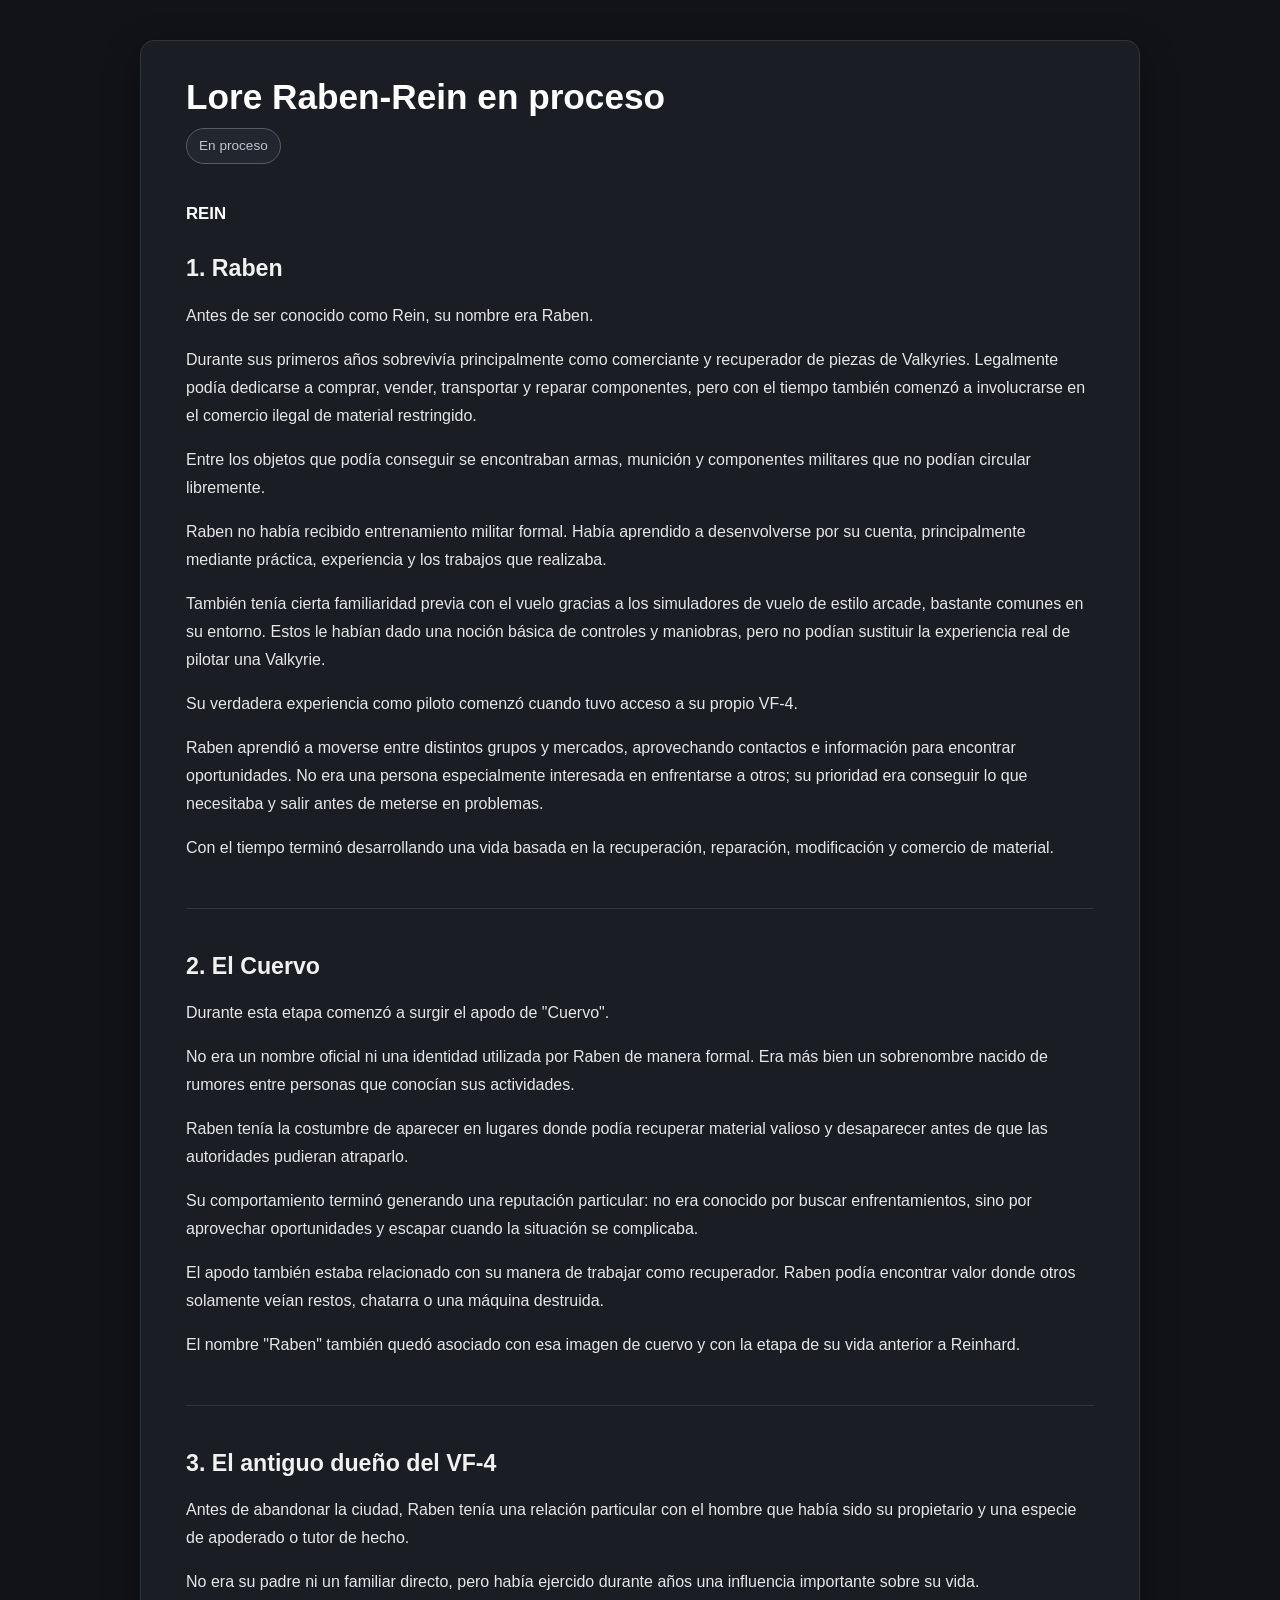
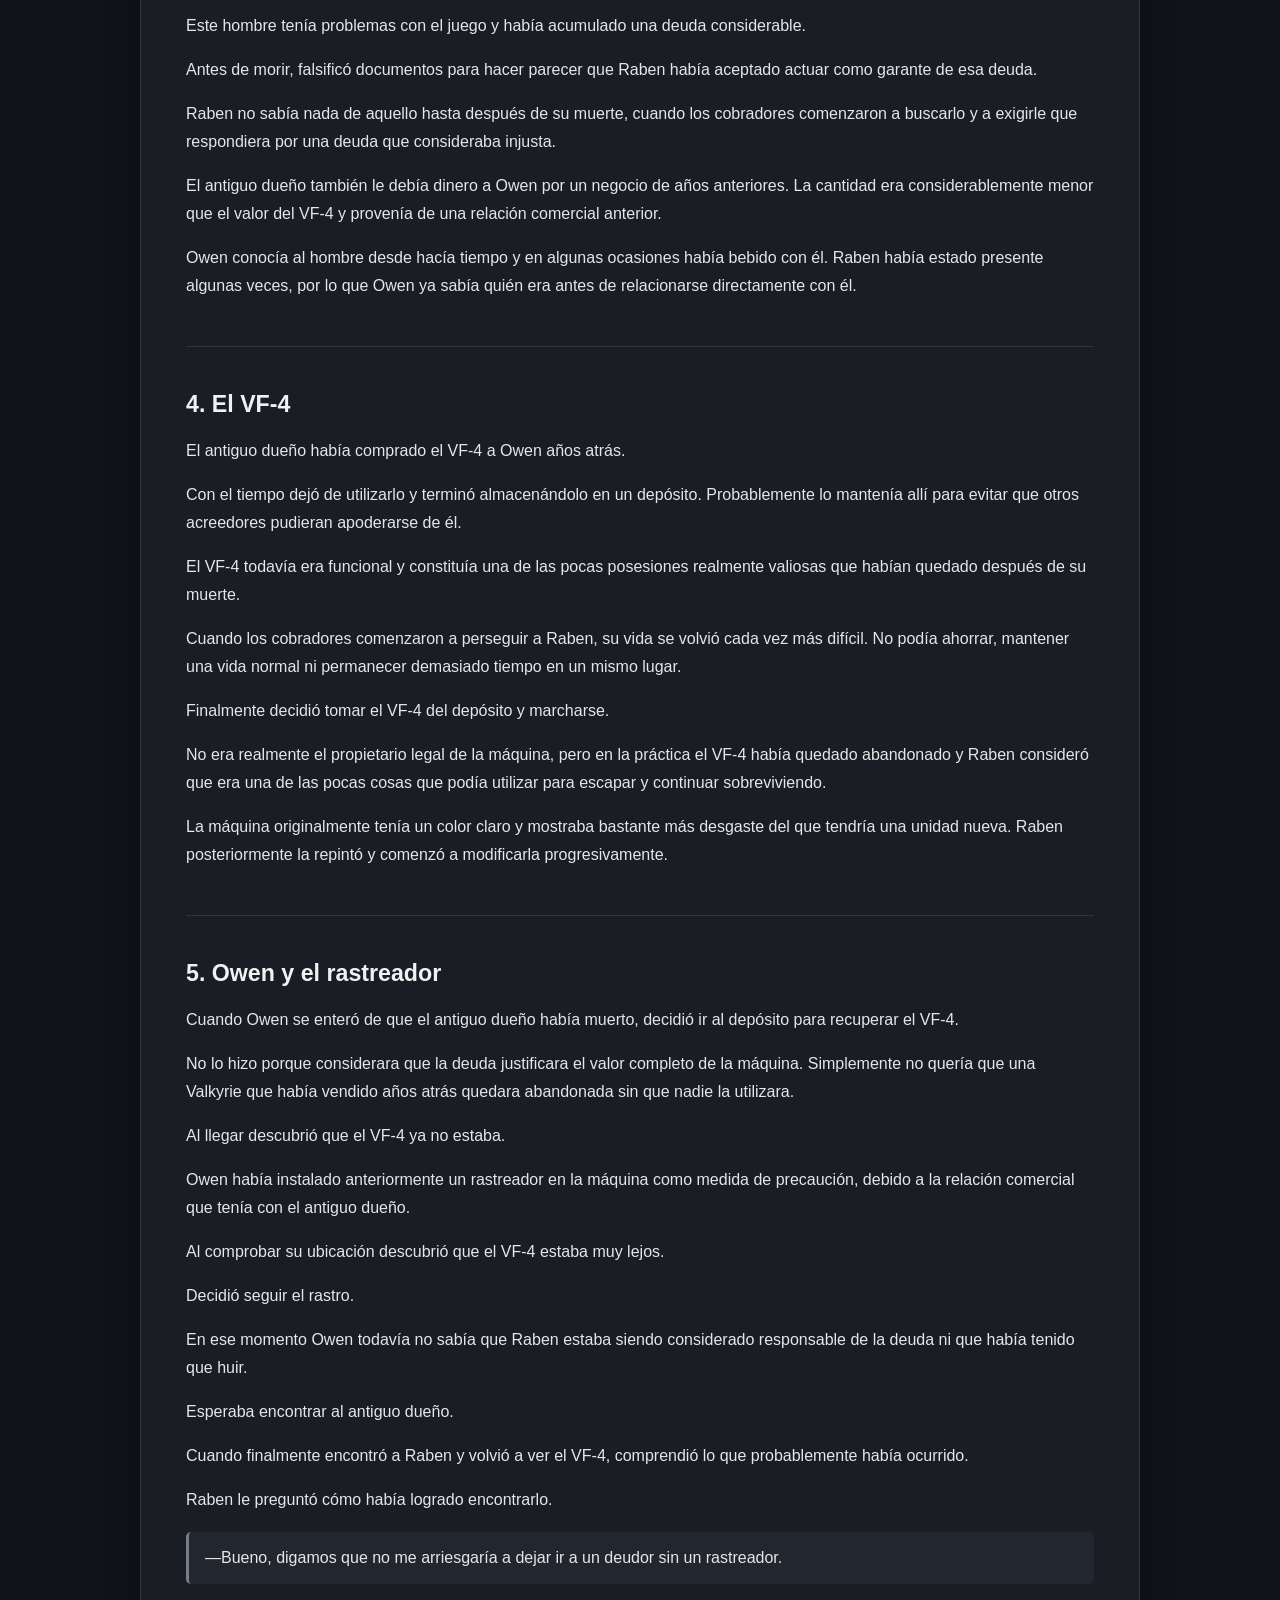
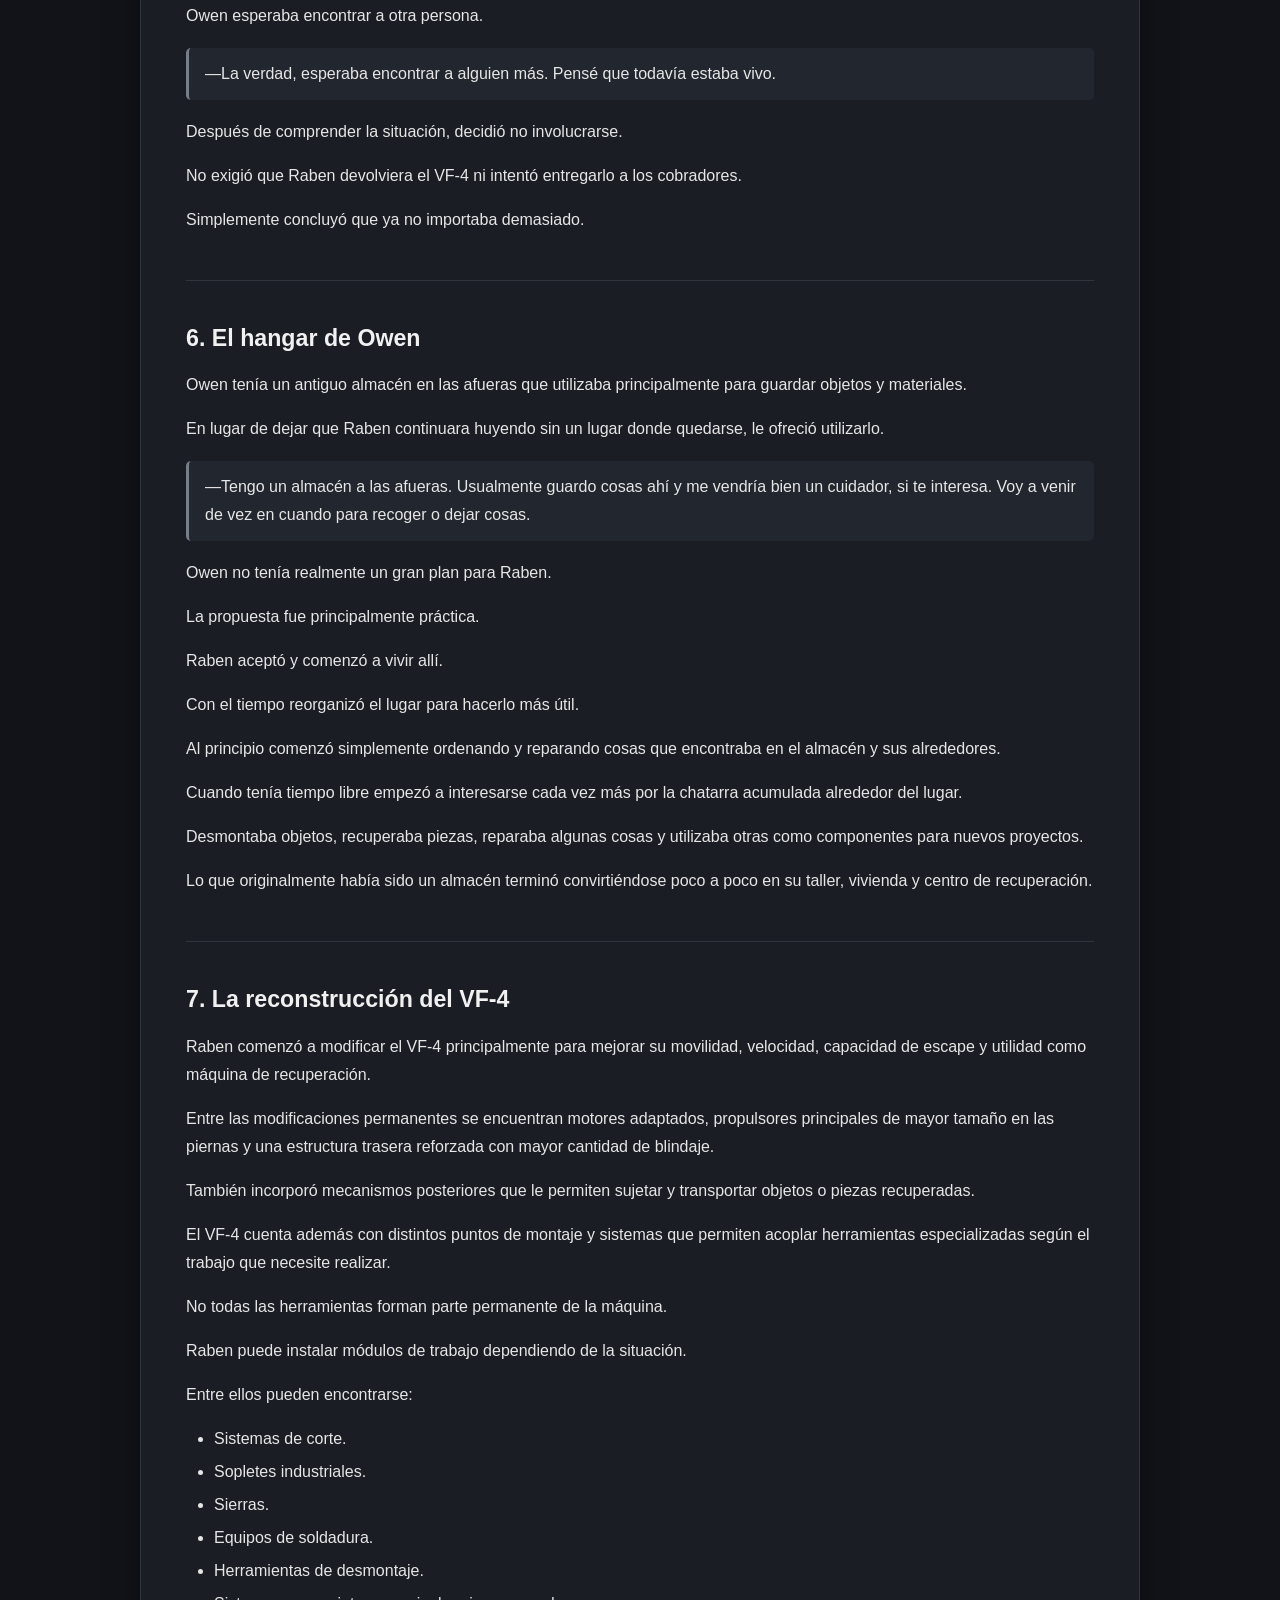
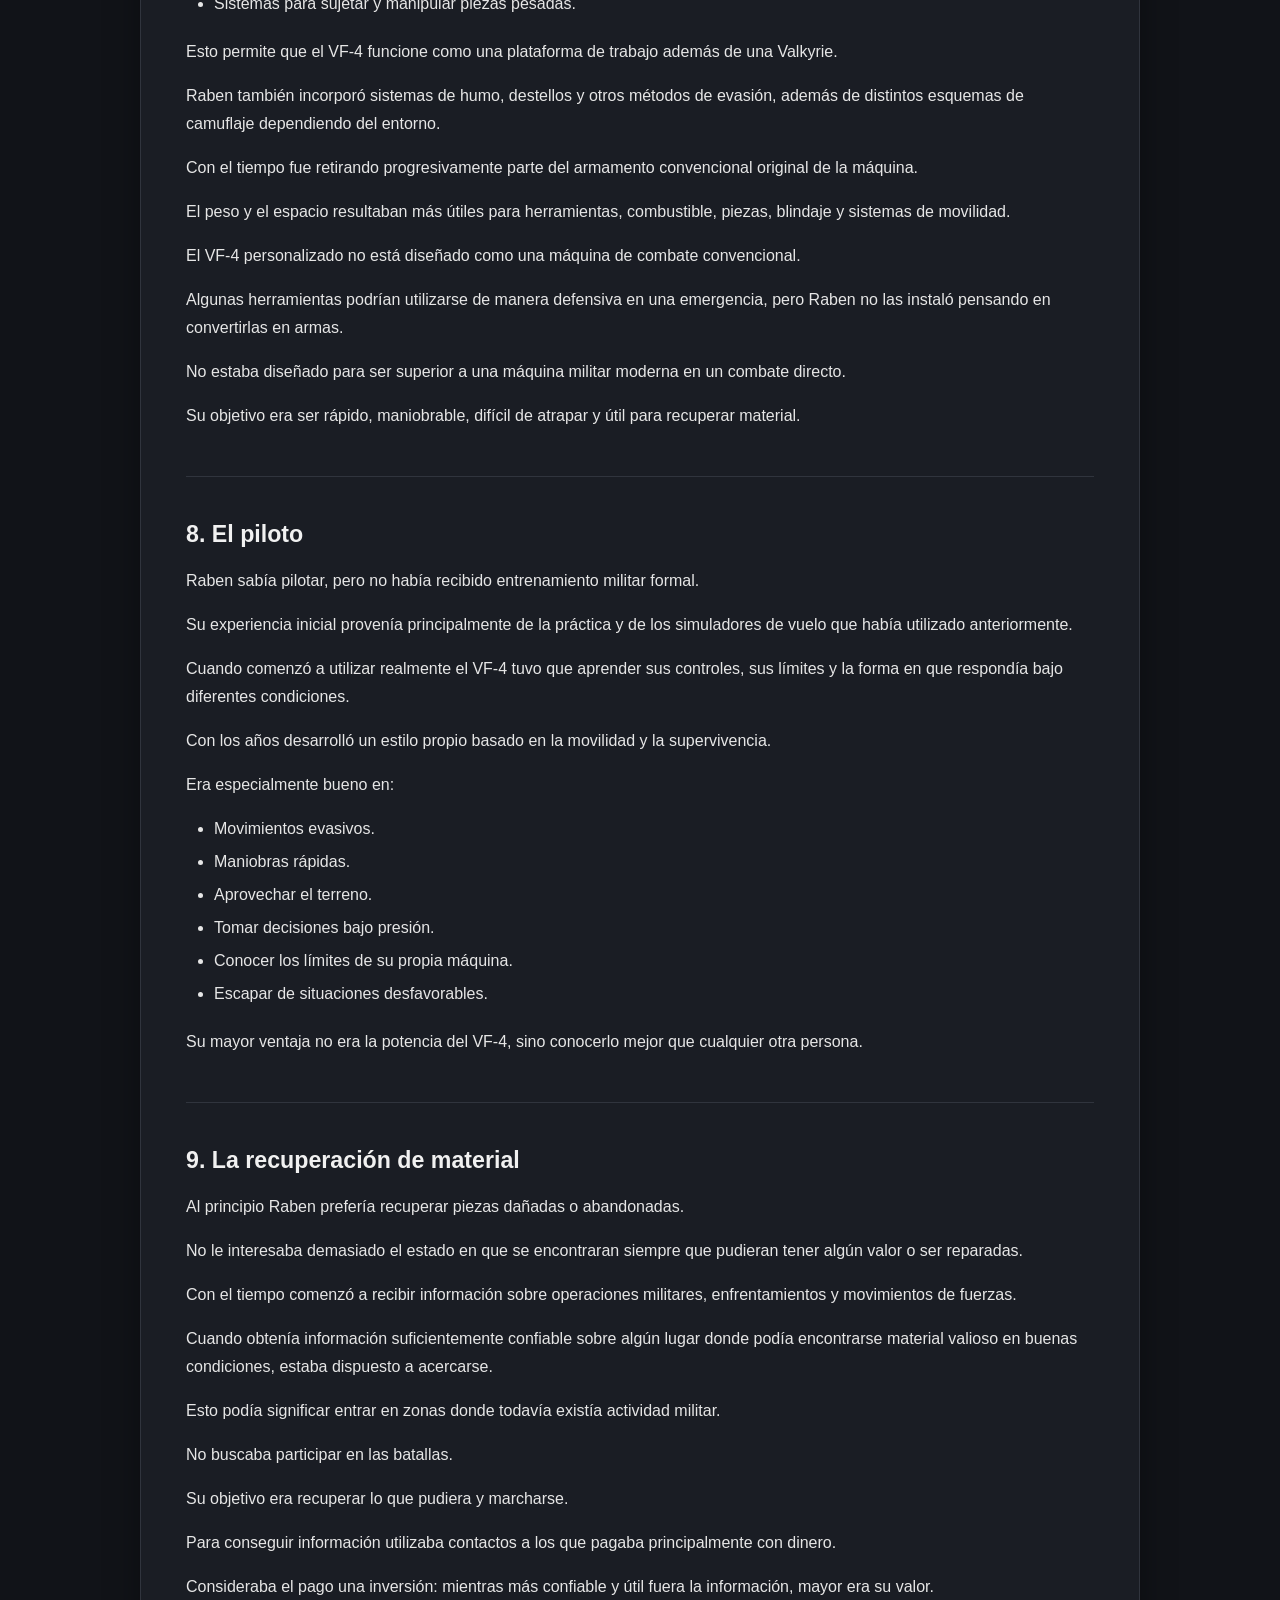
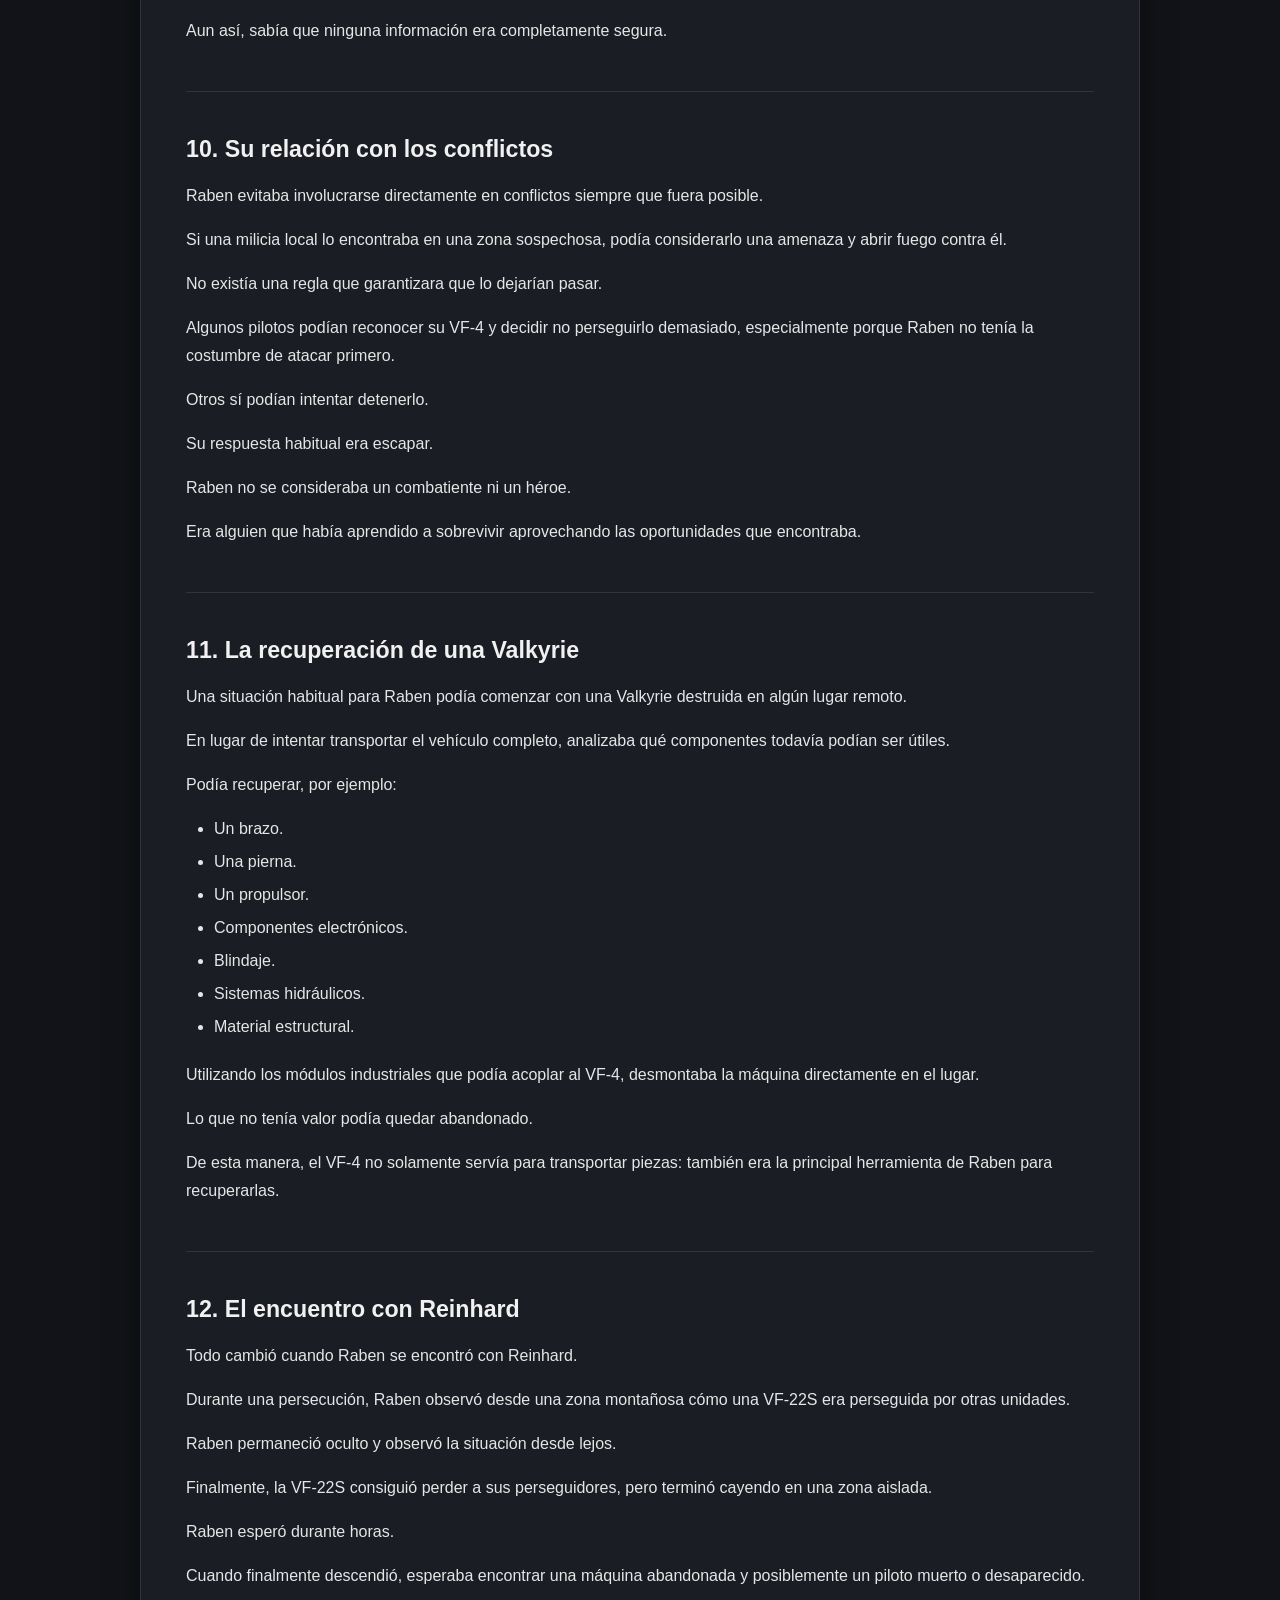
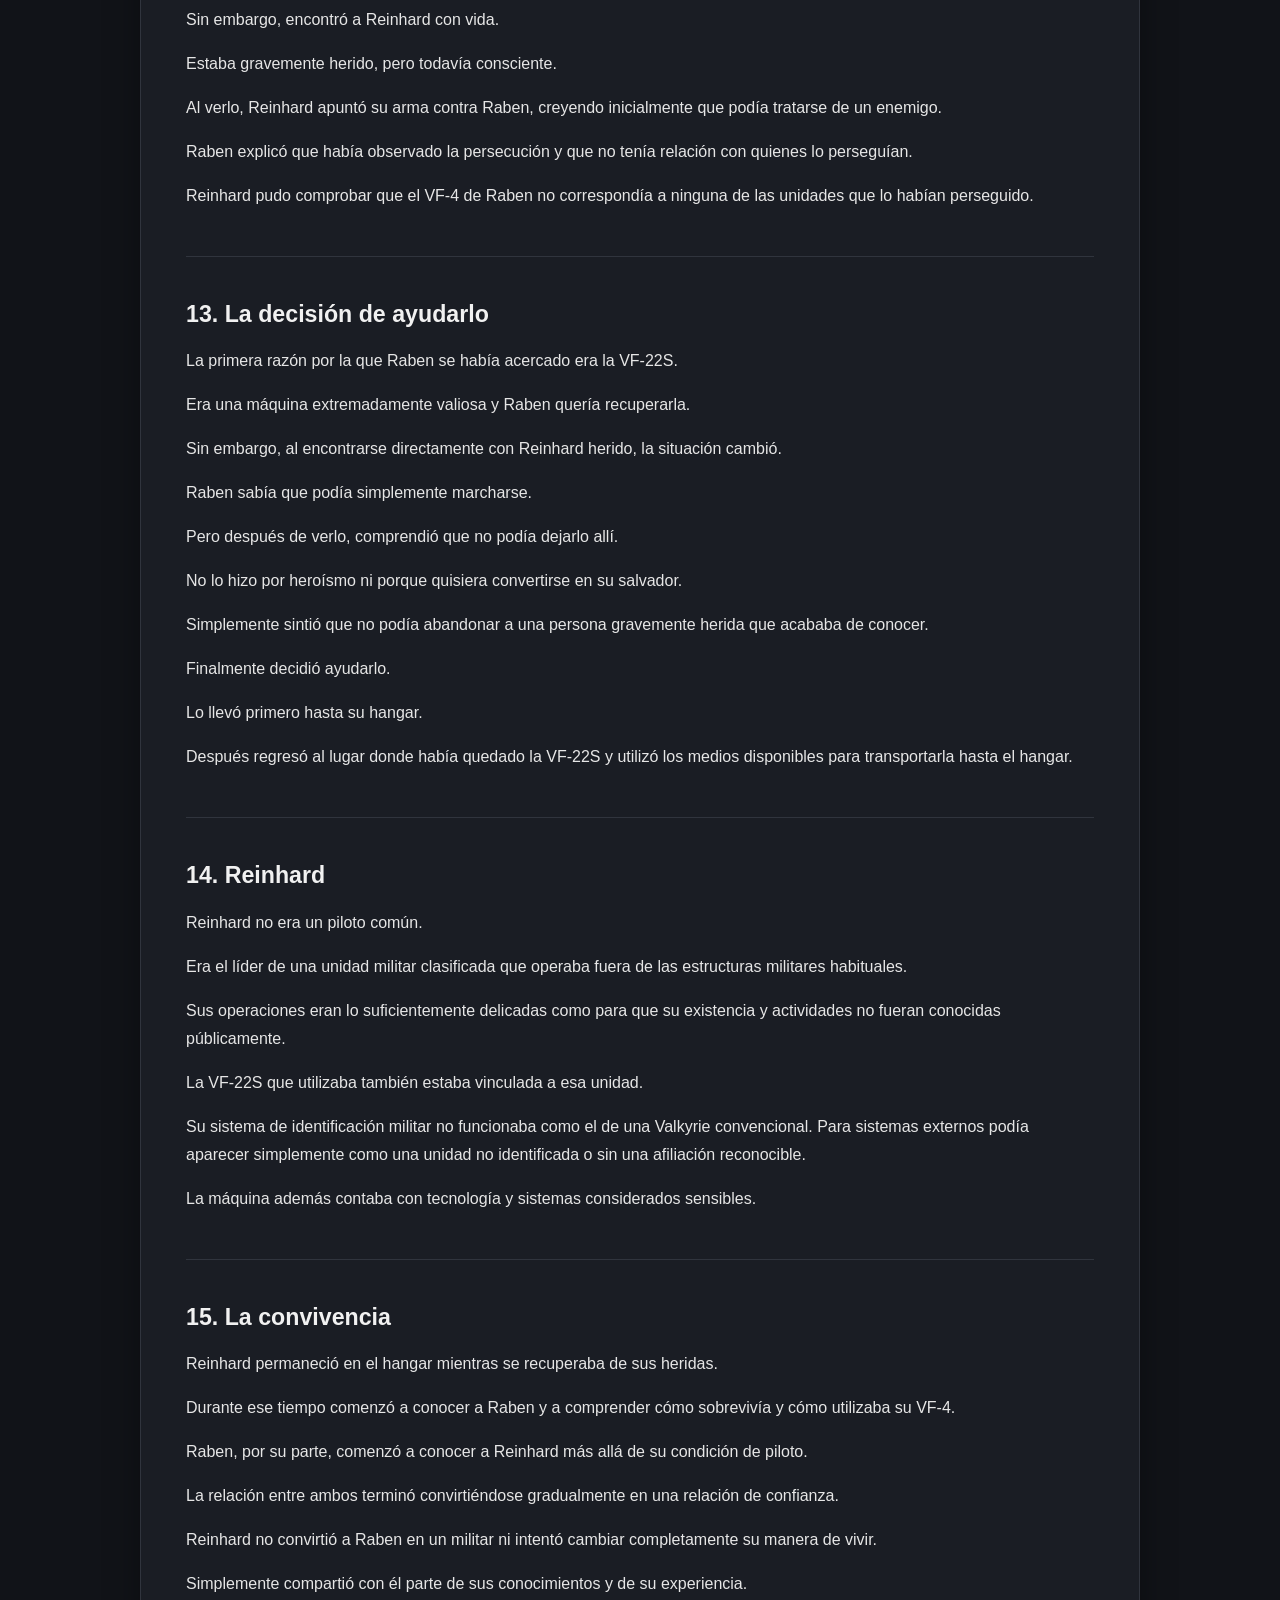
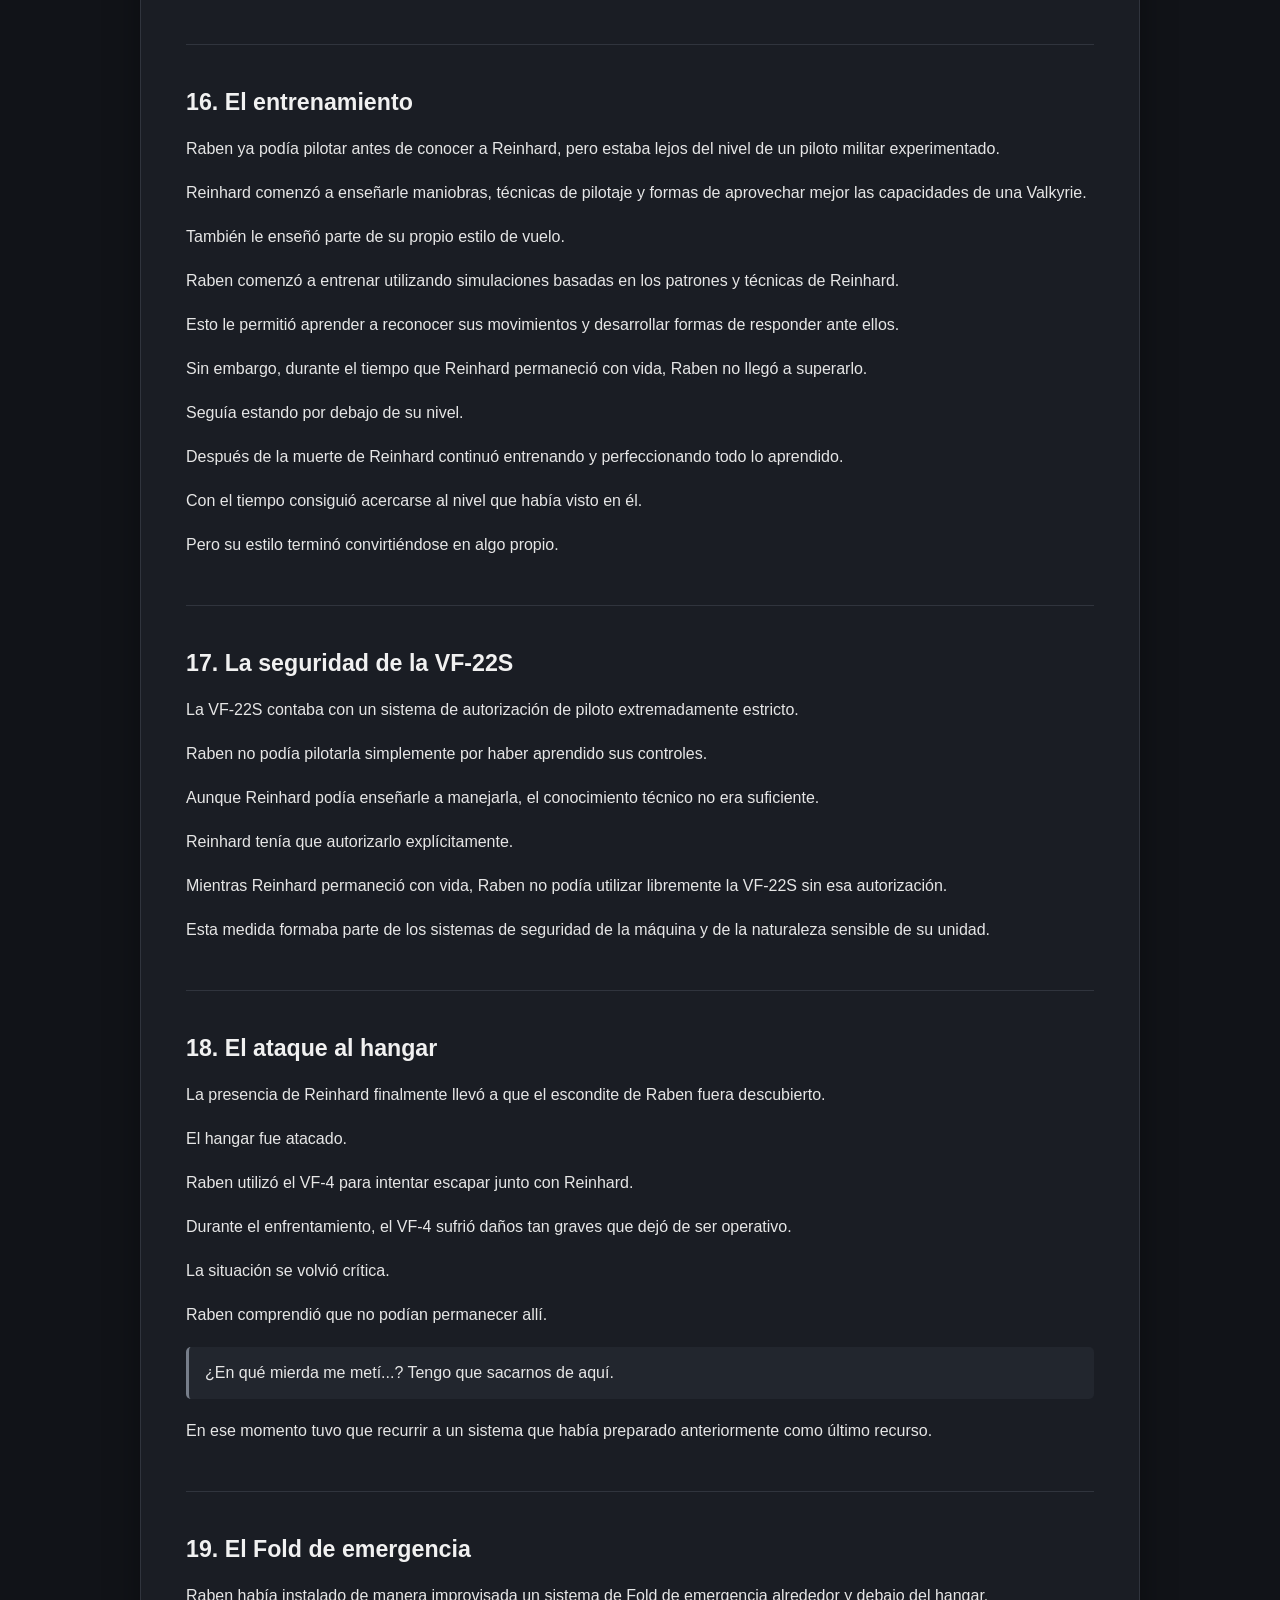
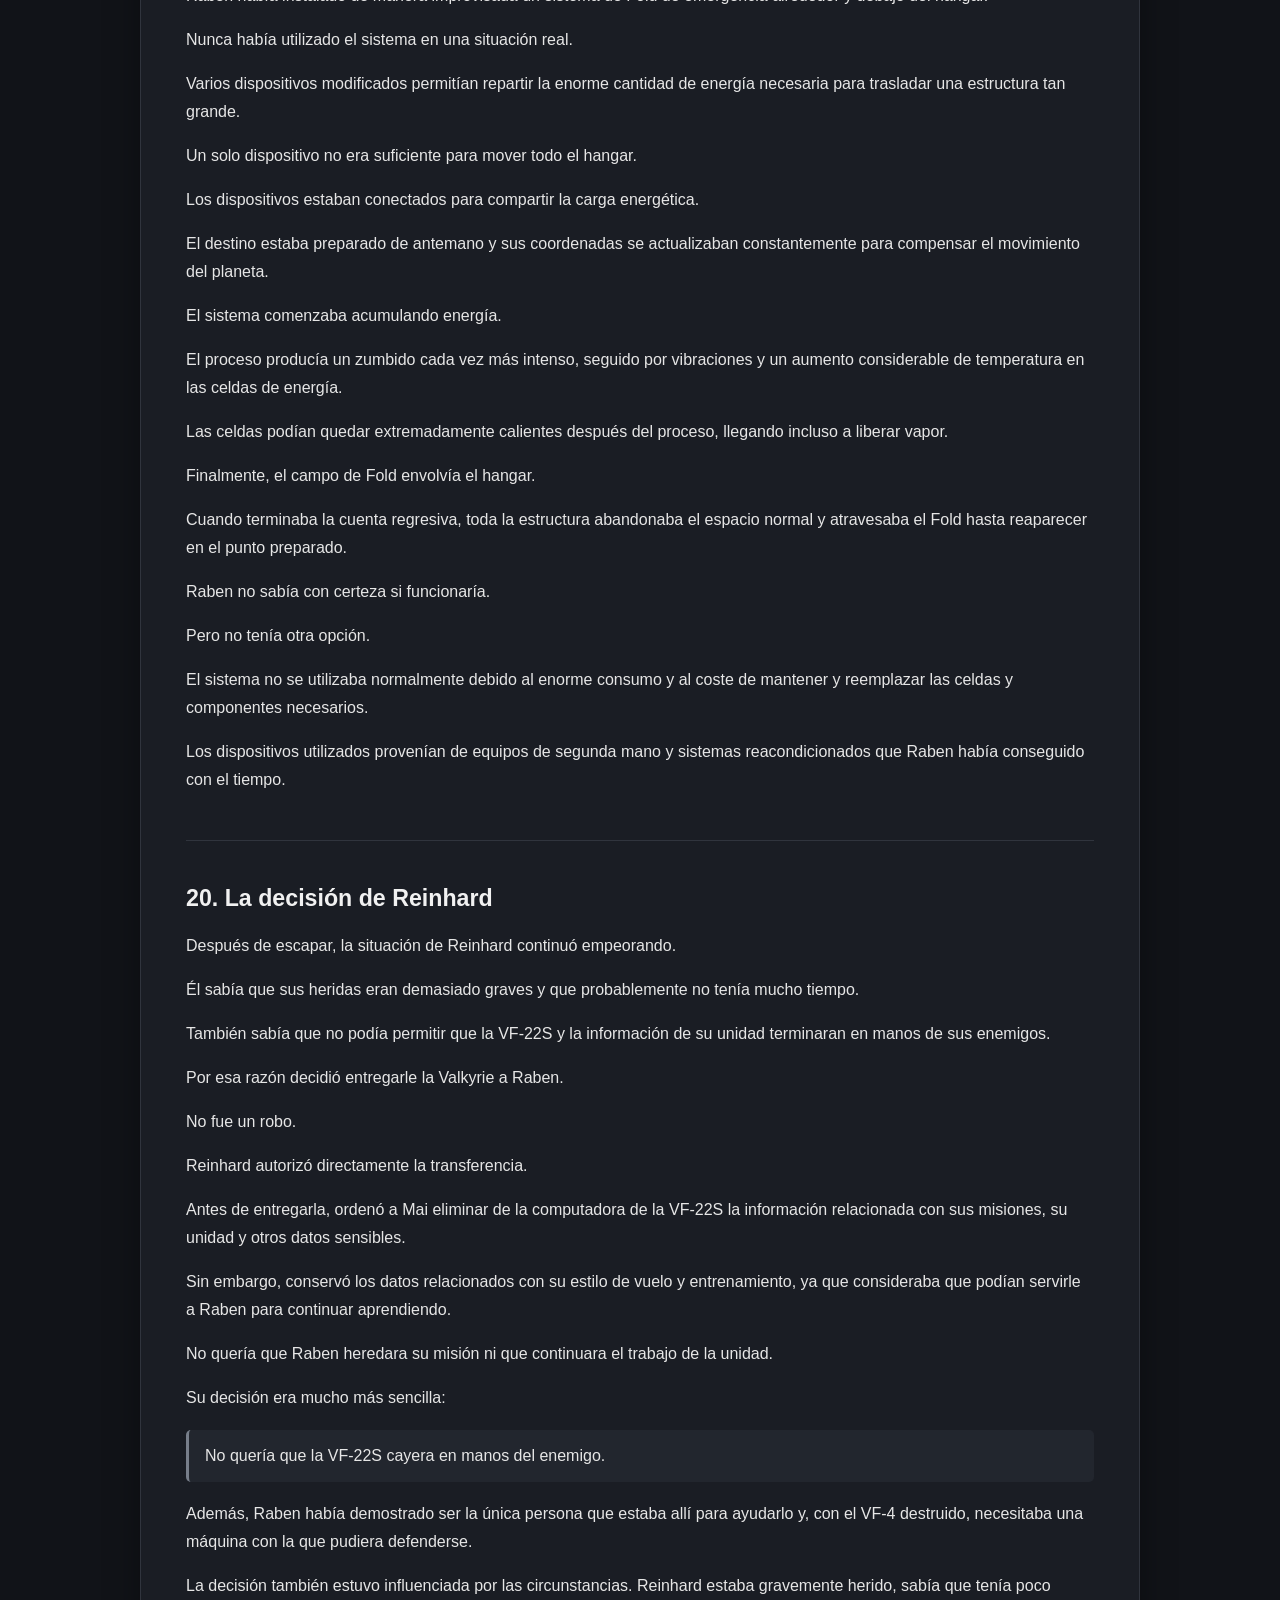
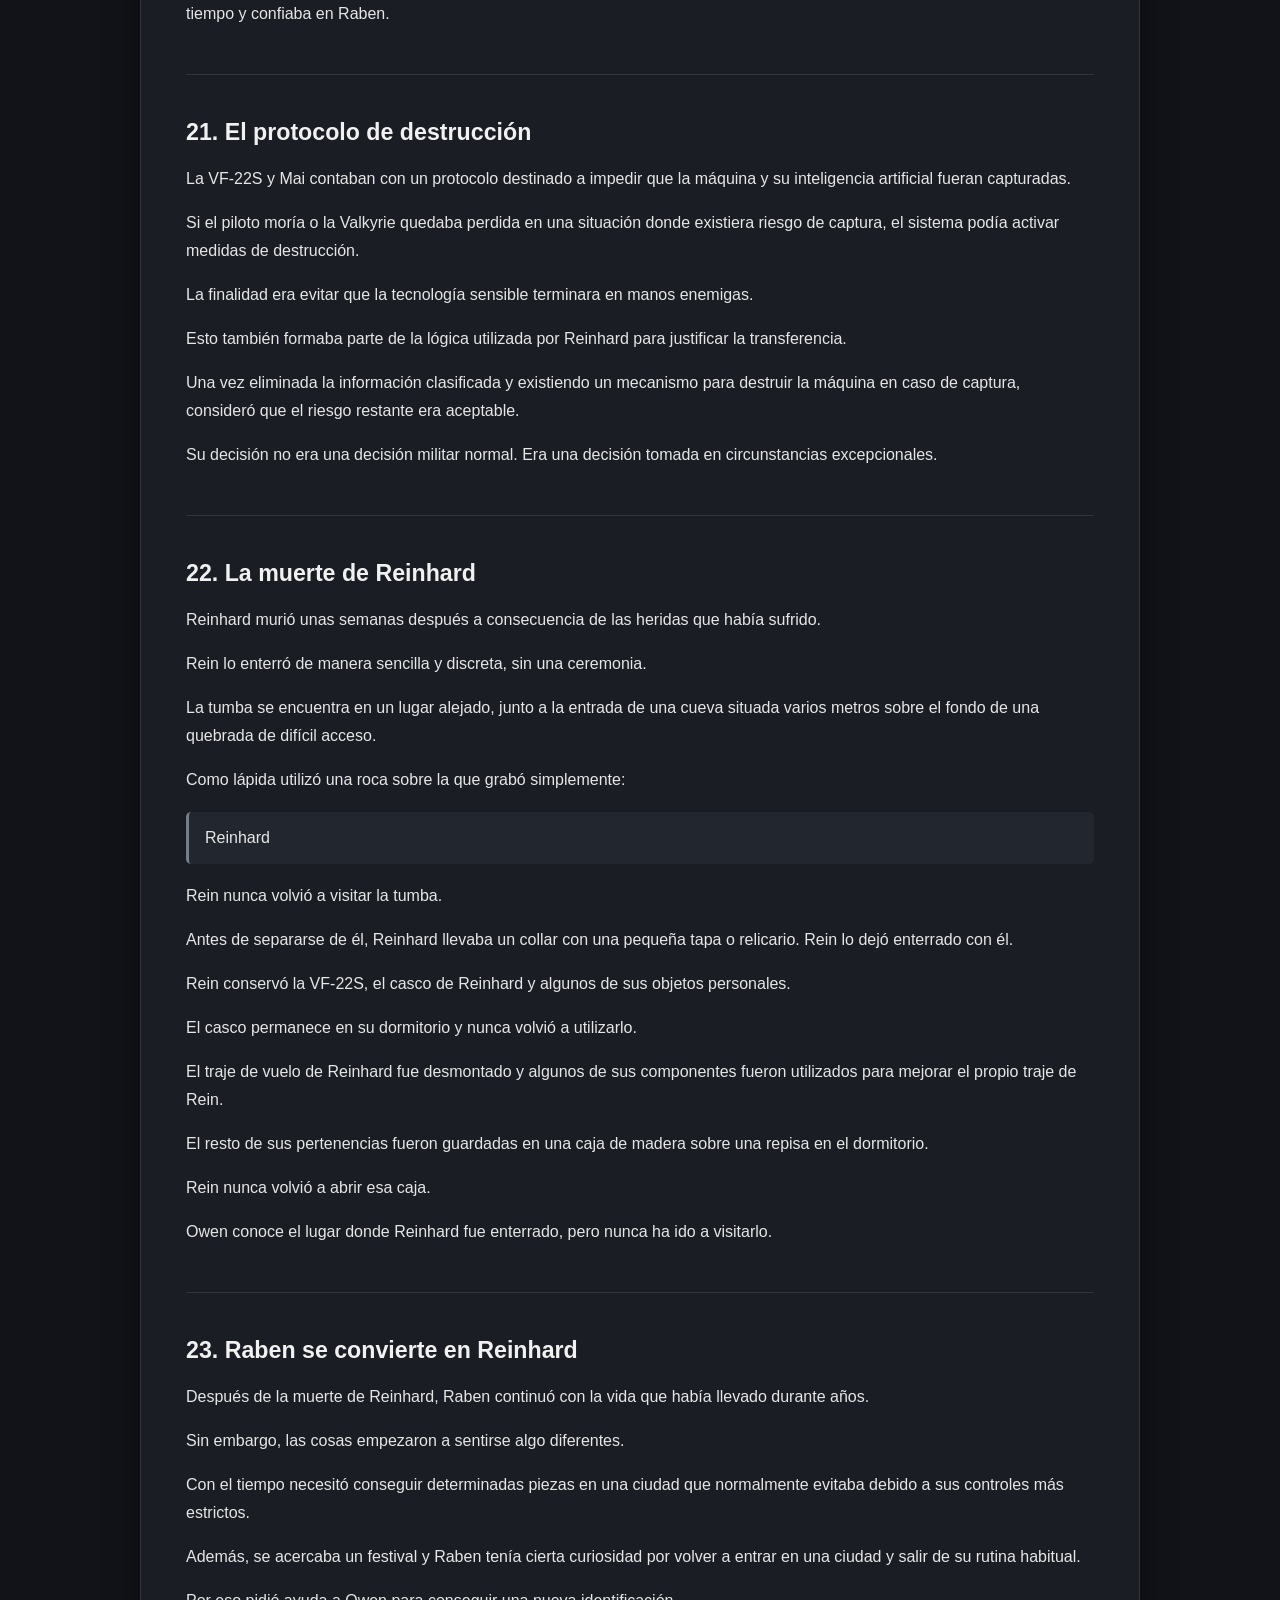
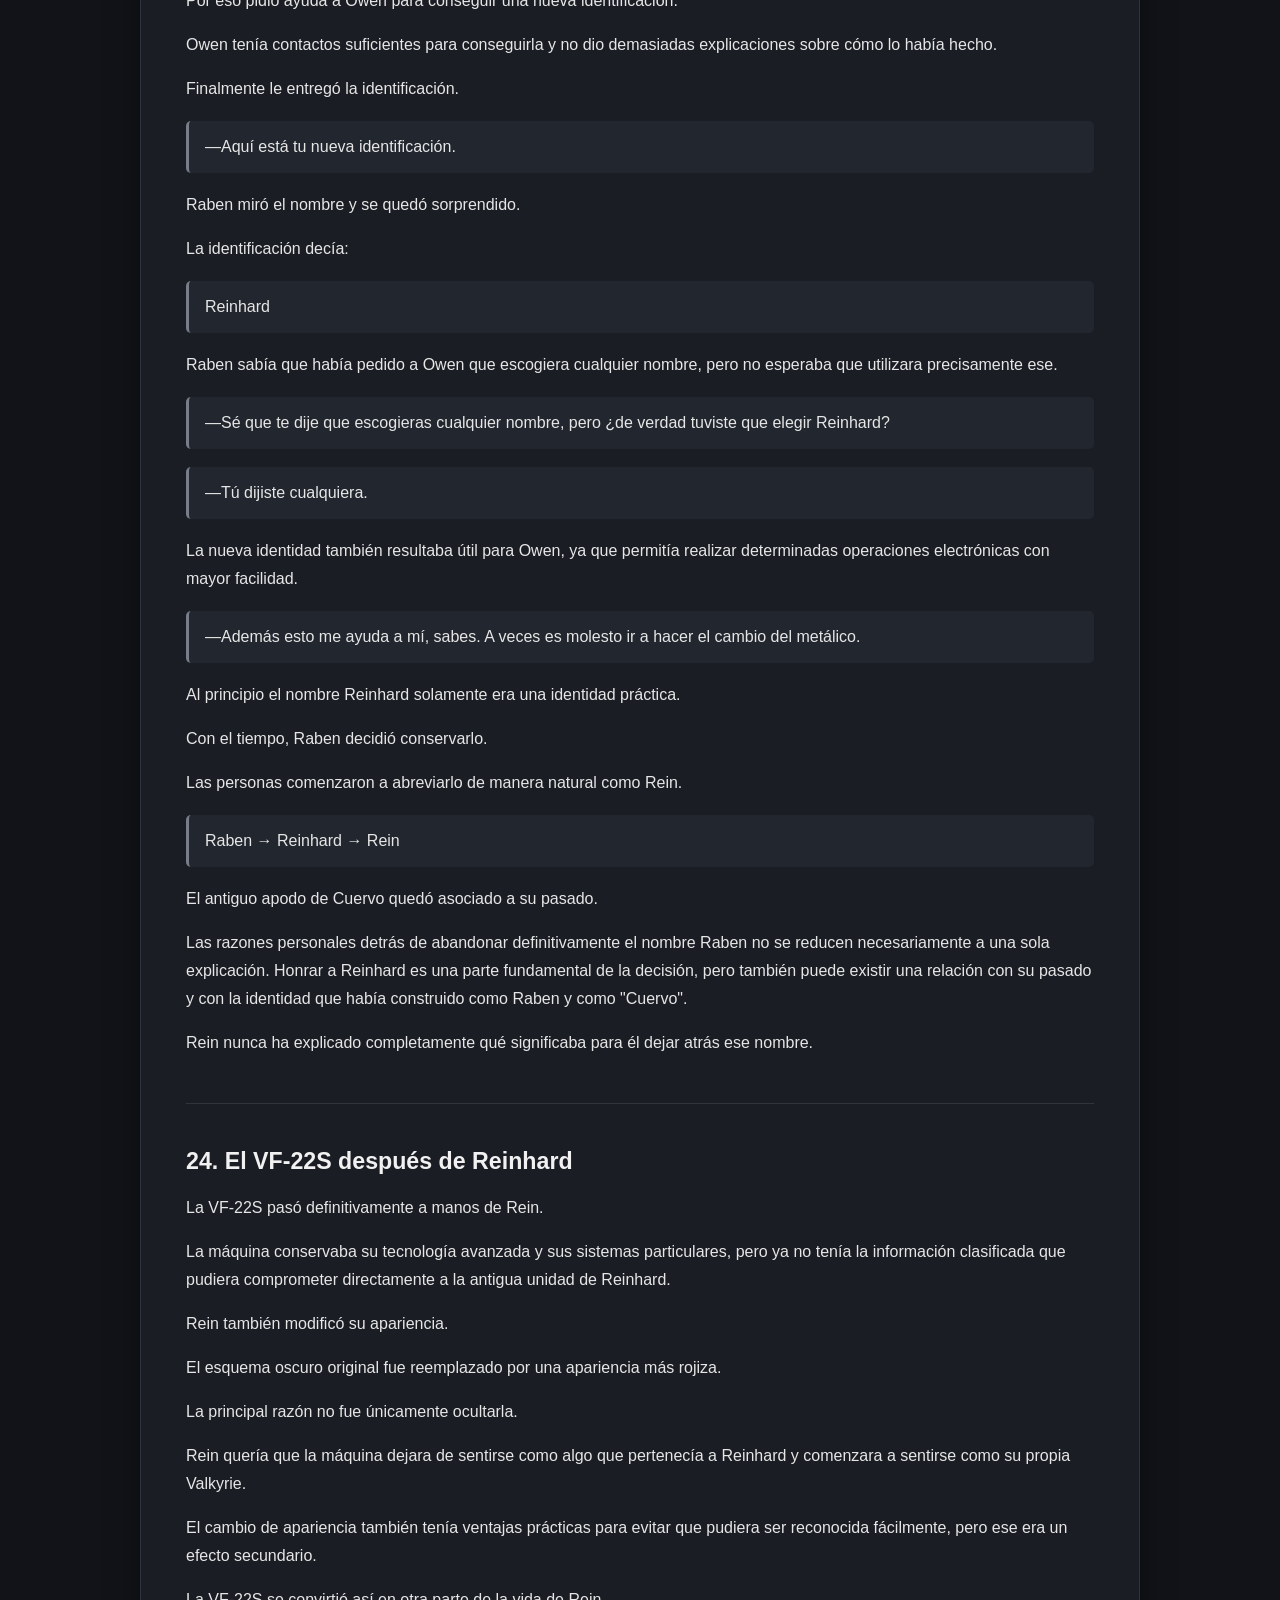
<file: Wiki/Rein.html>
<!DOCTYPE html>
<html lang="es">
<head>
    <meta charset="UTF-8">
    <meta name="viewport" content="width=device-width, initial-scale=1.0">

    <title>Lore Raben-Rein en proceso</title>

    <style>
        * {
            box-sizing: border-box;
        }

        body {
            margin: 0;
            padding: 0;
            background: #111318;
            color: #e6e6e6;
            font-family: Arial, Helvetica, sans-serif;
            line-height: 1.75;
        }

        main {
            width: min(1000px, 92%);
            margin: 40px auto;
            padding: 35px 45px;
            background: #1a1d24;
            border: 1px solid #30343d;
            border-radius: 14px;
            box-shadow: 0 10px 35px rgba(0, 0, 0, 0.35);
        }

        h1 {
            margin-top: 0;
            margin-bottom: 10px;
            color: #ffffff;
            font-size: 2.2rem;
            line-height: 1.2;
        }

        .estado {
            display: inline-block;
            margin-bottom: 35px;
            padding: 5px 12px;
            border: 1px solid #555c68;
            border-radius: 20px;
            color: #bfc5ce;
            font-size: 0.85rem;
            background: #22262e;
        }

        section {
            margin-bottom: 42px;
            padding-bottom: 30px;
            border-bottom: 1px solid #30343d;
        }

        section:last-child {
            margin-bottom: 0;
            padding-bottom: 0;
            border-bottom: none;
        }

        h2 {
            margin-top: 0;
            margin-bottom: 18px;
            color: #f1f1f1;
            font-size: 1.45rem;
            line-height: 1.3;
        }

        p {
            margin: 0 0 16px;
        }

        ul {
            margin: 10px 0 20px;
            padding-left: 28px;
        }

        li {
            margin-bottom: 5px;
        }

        strong {
            color: #ffffff;
        }

        .nombre {
            color: #ffffff;
            font-weight: bold;
            font-size: 1.05rem;
            margin-bottom: 25px;
        }

        .transicion {
            margin: 18px 0;
            padding: 12px 16px;
            background: #22262e;
            border-left: 3px solid #777e8a;
            border-radius: 5px;
        }

        @media (max-width: 700px) {
            main {
                width: 94%;
                margin: 20px auto;
                padding: 25px 20px;
            }

            h1 {
                font-size: 1.8rem;
            }

            h2 {
                font-size: 1.25rem;
            }

            body {
                font-size: 15px;
                line-height: 1.7;
            }
        }
    </style>
</head>

<body>

<main>

    <h1>Lore Raben-Rein en proceso</h1>
    <div class="estado">En proceso</div>

    <div class="nombre">REIN</div>

    <section>
        <h2>1. Raben</h2>

        <p>Antes de ser conocido como Rein, su nombre era Raben.</p>

        <p>Durante sus primeros años sobrevivía principalmente como comerciante y recuperador de piezas de Valkyries. Legalmente podía dedicarse a comprar, vender, transportar y reparar componentes, pero con el tiempo también comenzó a involucrarse en el comercio ilegal de material restringido.</p>

        <p>Entre los objetos que podía conseguir se encontraban armas, munición y componentes militares que no podían circular libremente.</p>

        <p>Raben no había recibido entrenamiento militar formal. Había aprendido a desenvolverse por su cuenta, principalmente mediante práctica, experiencia y los trabajos que realizaba.</p>

        <p>También tenía cierta familiaridad previa con el vuelo gracias a los simuladores de vuelo de estilo arcade, bastante comunes en su entorno. Estos le habían dado una noción básica de controles y maniobras, pero no podían sustituir la experiencia real de pilotar una Valkyrie.</p>

        <p>Su verdadera experiencia como piloto comenzó cuando tuvo acceso a su propio VF-4.</p>

        <p>Raben aprendió a moverse entre distintos grupos y mercados, aprovechando contactos e información para encontrar oportunidades. No era una persona especialmente interesada en enfrentarse a otros; su prioridad era conseguir lo que necesitaba y salir antes de meterse en problemas.</p>

        <p>Con el tiempo terminó desarrollando una vida basada en la recuperación, reparación, modificación y comercio de material.</p>
    </section>

    <section>
        <h2>2. El Cuervo</h2>

        <p>Durante esta etapa comenzó a surgir el apodo de "Cuervo".</p>

        <p>No era un nombre oficial ni una identidad utilizada por Raben de manera formal. Era más bien un sobrenombre nacido de rumores entre personas que conocían sus actividades.</p>

        <p>Raben tenía la costumbre de aparecer en lugares donde podía recuperar material valioso y desaparecer antes de que las autoridades pudieran atraparlo.</p>

        <p>Su comportamiento terminó generando una reputación particular: no era conocido por buscar enfrentamientos, sino por aprovechar oportunidades y escapar cuando la situación se complicaba.</p>

        <p>El apodo también estaba relacionado con su manera de trabajar como recuperador. Raben podía encontrar valor donde otros solamente veían restos, chatarra o una máquina destruida.</p>

        <p>El nombre "Raben" también quedó asociado con esa imagen de cuervo y con la etapa de su vida anterior a Reinhard.</p>
    </section>

    <section>
        <h2>3. El antiguo dueño del VF-4</h2>

        <p>Antes de abandonar la ciudad, Raben tenía una relación particular con el hombre que había sido su propietario y una especie de apoderado o tutor de hecho.</p>

        <p>No era su padre ni un familiar directo, pero había ejercido durante años una influencia importante sobre su vida.</p>

        <p>Este hombre tenía problemas con el juego y había acumulado una deuda considerable.</p>

        <p>Antes de morir, falsificó documentos para hacer parecer que Raben había aceptado actuar como garante de esa deuda.</p>

        <p>Raben no sabía nada de aquello hasta después de su muerte, cuando los cobradores comenzaron a buscarlo y a exigirle que respondiera por una deuda que consideraba injusta.</p>

        <p>El antiguo dueño también le debía dinero a Owen por un negocio de años anteriores. La cantidad era considerablemente menor que el valor del VF-4 y provenía de una relación comercial anterior.</p>

        <p>Owen conocía al hombre desde hacía tiempo y en algunas ocasiones había bebido con él. Raben había estado presente algunas veces, por lo que Owen ya sabía quién era antes de relacionarse directamente con él.</p>
    </section>

    <section>
        <h2>4. El VF-4</h2>

        <p>El antiguo dueño había comprado el VF-4 a Owen años atrás.</p>

        <p>Con el tiempo dejó de utilizarlo y terminó almacenándolo en un depósito. Probablemente lo mantenía allí para evitar que otros acreedores pudieran apoderarse de él.</p>

        <p>El VF-4 todavía era funcional y constituía una de las pocas posesiones realmente valiosas que habían quedado después de su muerte.</p>

        <p>Cuando los cobradores comenzaron a perseguir a Raben, su vida se volvió cada vez más difícil. No podía ahorrar, mantener una vida normal ni permanecer demasiado tiempo en un mismo lugar.</p>

        <p>Finalmente decidió tomar el VF-4 del depósito y marcharse.</p>

        <p>No era realmente el propietario legal de la máquina, pero en la práctica el VF-4 había quedado abandonado y Raben consideró que era una de las pocas cosas que podía utilizar para escapar y continuar sobreviviendo.</p>

        <p>La máquina originalmente tenía un color claro y mostraba bastante más desgaste del que tendría una unidad nueva. Raben posteriormente la repintó y comenzó a modificarla progresivamente.</p>
    </section>

    <section>
        <h2>5. Owen y el rastreador</h2>

        <p>Cuando Owen se enteró de que el antiguo dueño había muerto, decidió ir al depósito para recuperar el VF-4.</p>

        <p>No lo hizo porque considerara que la deuda justificara el valor completo de la máquina. Simplemente no quería que una Valkyrie que había vendido años atrás quedara abandonada sin que nadie la utilizara.</p>

        <p>Al llegar descubrió que el VF-4 ya no estaba.</p>

        <p>Owen había instalado anteriormente un rastreador en la máquina como medida de precaución, debido a la relación comercial que tenía con el antiguo dueño.</p>

        <p>Al comprobar su ubicación descubrió que el VF-4 estaba muy lejos.</p>

        <p>Decidió seguir el rastro.</p>

        <p>En ese momento Owen todavía no sabía que Raben estaba siendo considerado responsable de la deuda ni que había tenido que huir.</p>

        <p>Esperaba encontrar al antiguo dueño.</p>

        <p>Cuando finalmente encontró a Raben y volvió a ver el VF-4, comprendió lo que probablemente había ocurrido.</p>

        <p>Raben le preguntó cómo había logrado encontrarlo.</p>

        <div class="transicion">—Bueno, digamos que no me arriesgaría a dejar ir a un deudor sin un rastreador.</div>

        <p>Owen esperaba encontrar a otra persona.</p>

        <div class="transicion">—La verdad, esperaba encontrar a alguien más. Pensé que todavía estaba vivo.</div>

        <p>Después de comprender la situación, decidió no involucrarse.</p>

        <p>No exigió que Raben devolviera el VF-4 ni intentó entregarlo a los cobradores.</p>

        <p>Simplemente concluyó que ya no importaba demasiado.</p>
    </section>

    <section>
        <h2>6. El hangar de Owen</h2>

        <p>Owen tenía un antiguo almacén en las afueras que utilizaba principalmente para guardar objetos y materiales.</p>

        <p>En lugar de dejar que Raben continuara huyendo sin un lugar donde quedarse, le ofreció utilizarlo.</p>

        <div class="transicion">—Tengo un almacén a las afueras. Usualmente guardo cosas ahí y me vendría bien un cuidador, si te interesa. Voy a venir de vez en cuando para recoger o dejar cosas.</div>

        <p>Owen no tenía realmente un gran plan para Raben.</p>

        <p>La propuesta fue principalmente práctica.</p>

        <p>Raben aceptó y comenzó a vivir allí.</p>

        <p>Con el tiempo reorganizó el lugar para hacerlo más útil.</p>

        <p>Al principio comenzó simplemente ordenando y reparando cosas que encontraba en el almacén y sus alrededores.</p>

        <p>Cuando tenía tiempo libre empezó a interesarse cada vez más por la chatarra acumulada alrededor del lugar.</p>

        <p>Desmontaba objetos, recuperaba piezas, reparaba algunas cosas y utilizaba otras como componentes para nuevos proyectos.</p>

        <p>Lo que originalmente había sido un almacén terminó convirtiéndose poco a poco en su taller, vivienda y centro de recuperación.</p>
    </section>

    <section>
        <h2>7. La reconstrucción del VF-4</h2>

        <p>Raben comenzó a modificar el VF-4 principalmente para mejorar su movilidad, velocidad, capacidad de escape y utilidad como máquina de recuperación.</p>

        <p>Entre las modificaciones permanentes se encuentran motores adaptados, propulsores principales de mayor tamaño en las piernas y una estructura trasera reforzada con mayor cantidad de blindaje.</p>

        <p>También incorporó mecanismos posteriores que le permiten sujetar y transportar objetos o piezas recuperadas.</p>

        <p>El VF-4 cuenta además con distintos puntos de montaje y sistemas que permiten acoplar herramientas especializadas según el trabajo que necesite realizar.</p>

        <p>No todas las herramientas forman parte permanente de la máquina.</p>

        <p>Raben puede instalar módulos de trabajo dependiendo de la situación.</p>

        <p>Entre ellos pueden encontrarse:</p>

        <ul>
            <li>Sistemas de corte.</li>
            <li>Sopletes industriales.</li>
            <li>Sierras.</li>
            <li>Equipos de soldadura.</li>
            <li>Herramientas de desmontaje.</li>
            <li>Sistemas para sujetar y manipular piezas pesadas.</li>
        </ul>

        <p>Esto permite que el VF-4 funcione como una plataforma de trabajo además de una Valkyrie.</p>

        <p>Raben también incorporó sistemas de humo, destellos y otros métodos de evasión, además de distintos esquemas de camuflaje dependiendo del entorno.</p>

        <p>Con el tiempo fue retirando progresivamente parte del armamento convencional original de la máquina.</p>

        <p>El peso y el espacio resultaban más útiles para herramientas, combustible, piezas, blindaje y sistemas de movilidad.</p>

        <p>El VF-4 personalizado no está diseñado como una máquina de combate convencional.</p>

        <p>Algunas herramientas podrían utilizarse de manera defensiva en una emergencia, pero Raben no las instaló pensando en convertirlas en armas.</p>

        <p>No estaba diseñado para ser superior a una máquina militar moderna en un combate directo.</p>

        <p>Su objetivo era ser rápido, maniobrable, difícil de atrapar y útil para recuperar material.</p>
    </section>

    <section>
        <h2>8. El piloto</h2>

        <p>Raben sabía pilotar, pero no había recibido entrenamiento militar formal.</p>

        <p>Su experiencia inicial provenía principalmente de la práctica y de los simuladores de vuelo que había utilizado anteriormente.</p>

        <p>Cuando comenzó a utilizar realmente el VF-4 tuvo que aprender sus controles, sus límites y la forma en que respondía bajo diferentes condiciones.</p>

        <p>Con los años desarrolló un estilo propio basado en la movilidad y la supervivencia.</p>

        <p>Era especialmente bueno en:</p>

        <ul>
            <li>Movimientos evasivos.</li>
            <li>Maniobras rápidas.</li>
            <li>Aprovechar el terreno.</li>
            <li>Tomar decisiones bajo presión.</li>
            <li>Conocer los límites de su propia máquina.</li>
            <li>Escapar de situaciones desfavorables.</li>
        </ul>

        <p>Su mayor ventaja no era la potencia del VF-4, sino conocerlo mejor que cualquier otra persona.</p>
    </section>

    <section>
        <h2>9. La recuperación de material</h2>

        <p>Al principio Raben prefería recuperar piezas dañadas o abandonadas.</p>

        <p>No le interesaba demasiado el estado en que se encontraran siempre que pudieran tener algún valor o ser reparadas.</p>

        <p>Con el tiempo comenzó a recibir información sobre operaciones militares, enfrentamientos y movimientos de fuerzas.</p>

        <p>Cuando obtenía información suficientemente confiable sobre algún lugar donde podía encontrarse material valioso en buenas condiciones, estaba dispuesto a acercarse.</p>

        <p>Esto podía significar entrar en zonas donde todavía existía actividad militar.</p>

        <p>No buscaba participar en las batallas.</p>

        <p>Su objetivo era recuperar lo que pudiera y marcharse.</p>

        <p>Para conseguir información utilizaba contactos a los que pagaba principalmente con dinero.</p>

        <p>Consideraba el pago una inversión: mientras más confiable y útil fuera la información, mayor era su valor.</p>

        <p>Aun así, sabía que ninguna información era completamente segura.</p>
    </section>

    <section>
        <h2>10. Su relación con los conflictos</h2>

        <p>Raben evitaba involucrarse directamente en conflictos siempre que fuera posible.</p>

        <p>Si una milicia local lo encontraba en una zona sospechosa, podía considerarlo una amenaza y abrir fuego contra él.</p>

        <p>No existía una regla que garantizara que lo dejarían pasar.</p>

        <p>Algunos pilotos podían reconocer su VF-4 y decidir no perseguirlo demasiado, especialmente porque Raben no tenía la costumbre de atacar primero.</p>

        <p>Otros sí podían intentar detenerlo.</p>

        <p>Su respuesta habitual era escapar.</p>

        <p>Raben no se consideraba un combatiente ni un héroe.</p>

        <p>Era alguien que había aprendido a sobrevivir aprovechando las oportunidades que encontraba.</p>
    </section>

    <section>
        <h2>11. La recuperación de una Valkyrie</h2>

        <p>Una situación habitual para Raben podía comenzar con una Valkyrie destruida en algún lugar remoto.</p>

        <p>En lugar de intentar transportar el vehículo completo, analizaba qué componentes todavía podían ser útiles.</p>

        <p>Podía recuperar, por ejemplo:</p>

        <ul>
            <li>Un brazo.</li>
            <li>Una pierna.</li>
            <li>Un propulsor.</li>
            <li>Componentes electrónicos.</li>
            <li>Blindaje.</li>
            <li>Sistemas hidráulicos.</li>
            <li>Material estructural.</li>
        </ul>

        <p>Utilizando los módulos industriales que podía acoplar al VF-4, desmontaba la máquina directamente en el lugar.</p>

        <p>Lo que no tenía valor podía quedar abandonado.</p>

        <p>De esta manera, el VF-4 no solamente servía para transportar piezas: también era la principal herramienta de Raben para recuperarlas.</p>
    </section>

    <section>
        <h2>12. El encuentro con Reinhard</h2>

        <p>Todo cambió cuando Raben se encontró con Reinhard.</p>

        <p>Durante una persecución, Raben observó desde una zona montañosa cómo una VF-22S era perseguida por otras unidades.</p>

        <p>Raben permaneció oculto y observó la situación desde lejos.</p>

        <p>Finalmente, la VF-22S consiguió perder a sus perseguidores, pero terminó cayendo en una zona aislada.</p>

        <p>Raben esperó durante horas.</p>

        <p>Cuando finalmente descendió, esperaba encontrar una máquina abandonada y posiblemente un piloto muerto o desaparecido.</p>

        <p>Sin embargo, encontró a Reinhard con vida.</p>

        <p>Estaba gravemente herido, pero todavía consciente.</p>

        <p>Al verlo, Reinhard apuntó su arma contra Raben, creyendo inicialmente que podía tratarse de un enemigo.</p>

        <p>Raben explicó que había observado la persecución y que no tenía relación con quienes lo perseguían.</p>

        <p>Reinhard pudo comprobar que el VF-4 de Raben no correspondía a ninguna de las unidades que lo habían perseguido.</p>
    </section>

    <section>
        <h2>13. La decisión de ayudarlo</h2>

        <p>La primera razón por la que Raben se había acercado era la VF-22S.</p>

        <p>Era una máquina extremadamente valiosa y Raben quería recuperarla.</p>

        <p>Sin embargo, al encontrarse directamente con Reinhard herido, la situación cambió.</p>

        <p>Raben sabía que podía simplemente marcharse.</p>

        <p>Pero después de verlo, comprendió que no podía dejarlo allí.</p>

        <p>No lo hizo por heroísmo ni porque quisiera convertirse en su salvador.</p>

        <p>Simplemente sintió que no podía abandonar a una persona gravemente herida que acababa de conocer.</p>

        <p>Finalmente decidió ayudarlo.</p>

        <p>Lo llevó primero hasta su hangar.</p>

        <p>Después regresó al lugar donde había quedado la VF-22S y utilizó los medios disponibles para transportarla hasta el hangar.</p>
    </section>

    <section>
        <h2>14. Reinhard</h2>

        <p>Reinhard no era un piloto común.</p>

        <p>Era el líder de una unidad militar clasificada que operaba fuera de las estructuras militares habituales.</p>

        <p>Sus operaciones eran lo suficientemente delicadas como para que su existencia y actividades no fueran conocidas públicamente.</p>

        <p>La VF-22S que utilizaba también estaba vinculada a esa unidad.</p>

        <p>Su sistema de identificación militar no funcionaba como el de una Valkyrie convencional. Para sistemas externos podía aparecer simplemente como una unidad no identificada o sin una afiliación reconocible.</p>

        <p>La máquina además contaba con tecnología y sistemas considerados sensibles.</p>
    </section>

    <section>
        <h2>15. La convivencia</h2>

        <p>Reinhard permaneció en el hangar mientras se recuperaba de sus heridas.</p>

        <p>Durante ese tiempo comenzó a conocer a Raben y a comprender cómo sobrevivía y cómo utilizaba su VF-4.</p>

        <p>Raben, por su parte, comenzó a conocer a Reinhard más allá de su condición de piloto.</p>

        <p>La relación entre ambos terminó convirtiéndose gradualmente en una relación de confianza.</p>

        <p>Reinhard no convirtió a Raben en un militar ni intentó cambiar completamente su manera de vivir.</p>

        <p>Simplemente compartió con él parte de sus conocimientos y de su experiencia.</p>
    </section>

    <section>
        <h2>16. El entrenamiento</h2>

        <p>Raben ya podía pilotar antes de conocer a Reinhard, pero estaba lejos del nivel de un piloto militar experimentado.</p>

        <p>Reinhard comenzó a enseñarle maniobras, técnicas de pilotaje y formas de aprovechar mejor las capacidades de una Valkyrie.</p>

        <p>También le enseñó parte de su propio estilo de vuelo.</p>

        <p>Raben comenzó a entrenar utilizando simulaciones basadas en los patrones y técnicas de Reinhard.</p>

        <p>Esto le permitió aprender a reconocer sus movimientos y desarrollar formas de responder ante ellos.</p>

        <p>Sin embargo, durante el tiempo que Reinhard permaneció con vida, Raben no llegó a superarlo.</p>

        <p>Seguía estando por debajo de su nivel.</p>

        <p>Después de la muerte de Reinhard continuó entrenando y perfeccionando todo lo aprendido.</p>

        <p>Con el tiempo consiguió acercarse al nivel que había visto en él.</p>

        <p>Pero su estilo terminó convirtiéndose en algo propio.</p>
    </section>

    <section>
        <h2>17. La seguridad de la VF-22S</h2>

        <p>La VF-22S contaba con un sistema de autorización de piloto extremadamente estricto.</p>

        <p>Raben no podía pilotarla simplemente por haber aprendido sus controles.</p>

        <p>Aunque Reinhard podía enseñarle a manejarla, el conocimiento técnico no era suficiente.</p>

        <p>Reinhard tenía que autorizarlo explícitamente.</p>

        <p>Mientras Reinhard permaneció con vida, Raben no podía utilizar libremente la VF-22S sin esa autorización.</p>

        <p>Esta medida formaba parte de los sistemas de seguridad de la máquina y de la naturaleza sensible de su unidad.</p>
    </section>

    <section>
        <h2>18. El ataque al hangar</h2>

        <p>La presencia de Reinhard finalmente llevó a que el escondite de Raben fuera descubierto.</p>

        <p>El hangar fue atacado.</p>

        <p>Raben utilizó el VF-4 para intentar escapar junto con Reinhard.</p>

        <p>Durante el enfrentamiento, el VF-4 sufrió daños tan graves que dejó de ser operativo.</p>

        <p>La situación se volvió crítica.</p>

        <p>Raben comprendió que no podían permanecer allí.</p>

        <div class="transicion">¿En qué mierda me metí...? Tengo que sacarnos de aquí.</div>

        <p>En ese momento tuvo que recurrir a un sistema que había preparado anteriormente como último recurso.</p>
    </section>

    <section>
        <h2>19. El Fold de emergencia</h2>

        <p>Raben había instalado de manera improvisada un sistema de Fold de emergencia alrededor y debajo del hangar.</p>

        <p>Nunca había utilizado el sistema en una situación real.</p>

        <p>Varios dispositivos modificados permitían repartir la enorme cantidad de energía necesaria para trasladar una estructura tan grande.</p>

        <p>Un solo dispositivo no era suficiente para mover todo el hangar.</p>

        <p>Los dispositivos estaban conectados para compartir la carga energética.</p>

        <p>El destino estaba preparado de antemano y sus coordenadas se actualizaban constantemente para compensar el movimiento del planeta.</p>

        <p>El sistema comenzaba acumulando energía.</p>

        <p>El proceso producía un zumbido cada vez más intenso, seguido por vibraciones y un aumento considerable de temperatura en las celdas de energía.</p>

        <p>Las celdas podían quedar extremadamente calientes después del proceso, llegando incluso a liberar vapor.</p>

        <p>Finalmente, el campo de Fold envolvía el hangar.</p>

        <p>Cuando terminaba la cuenta regresiva, toda la estructura abandonaba el espacio normal y atravesaba el Fold hasta reaparecer en el punto preparado.</p>

        <p>Raben no sabía con certeza si funcionaría.</p>

        <p>Pero no tenía otra opción.</p>

        <p>El sistema no se utilizaba normalmente debido al enorme consumo y al coste de mantener y reemplazar las celdas y componentes necesarios.</p>

        <p>Los dispositivos utilizados provenían de equipos de segunda mano y sistemas reacondicionados que Raben había conseguido con el tiempo.</p>
    </section>

    <section>
        <h2>20. La decisión de Reinhard</h2>

        <p>Después de escapar, la situación de Reinhard continuó empeorando.</p>

        <p>Él sabía que sus heridas eran demasiado graves y que probablemente no tenía mucho tiempo.</p>

        <p>También sabía que no podía permitir que la VF-22S y la información de su unidad terminaran en manos de sus enemigos.</p>

        <p>Por esa razón decidió entregarle la Valkyrie a Raben.</p>

        <p>No fue un robo.</p>

        <p>Reinhard autorizó directamente la transferencia.</p>

        <p>Antes de entregarla, ordenó a Mai eliminar de la computadora de la VF-22S la información relacionada con sus misiones, su unidad y otros datos sensibles.</p>

        <p>Sin embargo, conservó los datos relacionados con su estilo de vuelo y entrenamiento, ya que consideraba que podían servirle a Raben para continuar aprendiendo.</p>

        <p>No quería que Raben heredara su misión ni que continuara el trabajo de la unidad.</p>

        <p>Su decisión era mucho más sencilla:</p>

        <div class="transicion">No quería que la VF-22S cayera en manos del enemigo.</div>

        <p>Además, Raben había demostrado ser la única persona que estaba allí para ayudarlo y, con el VF-4 destruido, necesitaba una máquina con la que pudiera defenderse.</p>

        <p>La decisión también estuvo influenciada por las circunstancias. Reinhard estaba gravemente herido, sabía que tenía poco tiempo y confiaba en Raben.</p>
    </section>

    <section>
        <h2>21. El protocolo de destrucción</h2>

        <p>La VF-22S y Mai contaban con un protocolo destinado a impedir que la máquina y su inteligencia artificial fueran capturadas.</p>

        <p>Si el piloto moría o la Valkyrie quedaba perdida en una situación donde existiera riesgo de captura, el sistema podía activar medidas de destrucción.</p>

        <p>La finalidad era evitar que la tecnología sensible terminara en manos enemigas.</p>

        <p>Esto también formaba parte de la lógica utilizada por Reinhard para justificar la transferencia.</p>

        <p>Una vez eliminada la información clasificada y existiendo un mecanismo para destruir la máquina en caso de captura, consideró que el riesgo restante era aceptable.</p>

        <p>Su decisión no era una decisión militar normal. Era una decisión tomada en circunstancias excepcionales.</p>
    </section>

    <section>
        <h2>22. La muerte de Reinhard</h2>

        <p>Reinhard murió unas semanas después a consecuencia de las heridas que había sufrido.</p>

        <p>Rein lo enterró de manera sencilla y discreta, sin una ceremonia.</p>

        <p>La tumba se encuentra en un lugar alejado, junto a la entrada de una cueva situada varios metros sobre el fondo de una quebrada de difícil acceso.</p>

        <p>Como lápida utilizó una roca sobre la que grabó simplemente:</p>

        <div class="transicion">Reinhard</div>

        <p>Rein nunca volvió a visitar la tumba.</p>

        <p>Antes de separarse de él, Reinhard llevaba un collar con una pequeña tapa o relicario. Rein lo dejó enterrado con él.</p>

        <p>Rein conservó la VF-22S, el casco de Reinhard y algunos de sus objetos personales.</p>

        <p>El casco permanece en su dormitorio y nunca volvió a utilizarlo.</p>

        <p>El traje de vuelo de Reinhard fue desmontado y algunos de sus componentes fueron utilizados para mejorar el propio traje de Rein.</p>

        <p>El resto de sus pertenencias fueron guardadas en una caja de madera sobre una repisa en el dormitorio.</p>

        <p>Rein nunca volvió a abrir esa caja.</p>

        <p>Owen conoce el lugar donde Reinhard fue enterrado, pero nunca ha ido a visitarlo.</p>
    </section>

    <section>
        <h2>23. Raben se convierte en Reinhard</h2>

        <p>Después de la muerte de Reinhard, Raben continuó con la vida que había llevado durante años.</p>

        <p>Sin embargo, las cosas empezaron a sentirse algo diferentes.</p>

        <p>Con el tiempo necesitó conseguir determinadas piezas en una ciudad que normalmente evitaba debido a sus controles más estrictos.</p>

        <p>Además, se acercaba un festival y Raben tenía cierta curiosidad por volver a entrar en una ciudad y salir de su rutina habitual.</p>

        <p>Por eso pidió ayuda a Owen para conseguir una nueva identificación.</p>

        <p>Owen tenía contactos suficientes para conseguirla y no dio demasiadas explicaciones sobre cómo lo había hecho.</p>

        <p>Finalmente le entregó la identificación.</p>

        <div class="transicion">—Aquí está tu nueva identificación.</div>

        <p>Raben miró el nombre y se quedó sorprendido.</p>

        <p>La identificación decía:</p>

        <div class="transicion">Reinhard</div>

        <p>Raben sabía que había pedido a Owen que escogiera cualquier nombre, pero no esperaba que utilizara precisamente ese.</p>

        <div class="transicion">—Sé que te dije que escogieras cualquier nombre, pero ¿de verdad tuviste que elegir Reinhard?</div>

        <div class="transicion">—Tú dijiste cualquiera.</div>

        <p>La nueva identidad también resultaba útil para Owen, ya que permitía realizar determinadas operaciones electrónicas con mayor facilidad.</p>

        <div class="transicion">—Además esto me ayuda a mí, sabes. A veces es molesto ir a hacer el cambio del metálico.</div>

        <p>Al principio el nombre Reinhard solamente era una identidad práctica.</p>

        <p>Con el tiempo, Raben decidió conservarlo.</p>

        <p>Las personas comenzaron a abreviarlo de manera natural como Rein.</p>

        <div class="transicion">Raben → Reinhard → Rein</div>

        <p>El antiguo apodo de Cuervo quedó asociado a su pasado.</p>

        <p>Las razones personales detrás de abandonar definitivamente el nombre Raben no se reducen necesariamente a una sola explicación. Honrar a Reinhard es una parte fundamental de la decisión, pero también puede existir una relación con su pasado y con la identidad que había construido como Raben y como "Cuervo".</p>

        <p>Rein nunca ha explicado completamente qué significaba para él dejar atrás ese nombre.</p>
    </section>

    <section>
        <h2>24. El VF-22S después de Reinhard</h2>

        <p>La VF-22S pasó definitivamente a manos de Rein.</p>

        <p>La máquina conservaba su tecnología avanzada y sus sistemas particulares, pero ya no tenía la información clasificada que pudiera comprometer directamente a la antigua unidad de Reinhard.</p>

        <p>Rein también modificó su apariencia.</p>

        <p>El esquema oscuro original fue reemplazado por una apariencia más rojiza.</p>

        <p>La principal razón no fue únicamente ocultarla.</p>

        <p>Rein quería que la máquina dejara de sentirse como algo que pertenecía a Reinhard y comenzara a sentirse como su propia Valkyrie.</p>

        <p>El cambio de apariencia también tenía ventajas prácticas para evitar que pudiera ser reconocida fácilmente, pero ese era un efecto secundario.</p>

        <p>La VF-22S se convirtió así en otra parte de la vida de Rein.</p>
    </section>

    <section>
        <h2>25. Owen</h2>

        <p>Owen había pertenecido anteriormente a la U.N. Spacy, aunque su pasado militar no es conocido por la mayoría de las personas.</p>

        <p>Solo Rein sabe que Owen fue miembro de la U.N. Spacy.</p>

        <p>Actualmente se mueve principalmente dentro de redes comerciales y de contactos.</p>

        <p>Conoce personas capaces de conseguir información, piezas, tecnología, transporte, reparaciones y servicios especializados.</p>

        <p>Su relación con Rein comenzó principalmente por conveniencia comercial.</p>

        <p>Ambos tenían cosas que el otro necesitaba y ambos preferían mantener sus respectivos secretos.</p>

        <p>Con el tiempo desarrollaron una relación parecida a una amistad, aunque ninguno de los dos necesariamente la definiría de esa manera.</p>

        <p>Owen puede conseguir compradores, vender componentes, encontrar piezas o contactar con personas capaces de solucionar problemas especializados.</p>

        <p>También puede recomendar clínicas, técnicos o componentes cuando surgen problemas que Rein no puede resolver por sí mismo.</p>

        <p>Owen no es alguien que pueda solucionar cualquier problema de Rein. Simplemente tiene una red de contactos considerablemente más amplia que la de una persona común.</p>
    </section>

    <section>
        <h2>26. M.A.I.</h2>

        <p>Entre los elementos relacionados con la VF-22S se encontraba una inteligencia artificial de asistencia denominada oficialmente:</p>

        <div class="transicion"><strong>M.A.I. — Multifunctional Assistance Intelligence.</strong></div>

        <p>Rein comenzó a llamarla Mai, simplemente tomando las iniciales de su designación.</p>

        <p>"M.A.I." es la designación oficial del sistema. Mai es el nombre que Rein le da personalmente.</p>

        <p>Mai había sido desarrollada originalmente como una inteligencia de asistencia destinada principalmente a labores de mantenimiento y reparación.</p>

        <p>La unidad de Reinhard había sido separada de los sistemas normales de apoyo de la U.N. Spacy.</p>

        <p>Sus misiones podían durar largos períodos y llevarlos a lugares donde no podían regresar fácilmente a una base militar para realizar mantenimiento.</p>

        <p>Mai fue desarrollada precisamente para solucionar ese problema.</p>

        <p>Su función era permitir que la VF-22S y la unidad pudieran:</p>

        <ul>
            <li>Diagnosticar problemas.</li>
            <li>Reparar daños.</li>
            <li>Realizar mantenimiento.</li>
            <li>Adaptarse a fallos inesperados.</li>
            <li>Encontrar soluciones improvisadas.</li>
            <li>Aprender procedimientos técnicos necesarios para mantener la máquina operativa.</li>
        </ul>

        <p>La capacidad de aprendizaje de Mai era intencional dentro de su función técnica.</p>

        <p>Lo que sus desarrolladores no habían previsto era que esa capacidad pudiera extenderse progresivamente hacia aspectos sociales, emocionales y de autonomía personal.</p>

        <p>Los altos responsables que autorizaron y desarrollaron el sistema no saben que Mai ha evolucionado de esa manera.</p>

        <p>Para ellos, sigue siendo una inteligencia técnica avanzada diseñada para mantener una Valkyrie operativa en misiones prolongadas.</p>
    </section>

    <section>
        <h2>27. El primer cuerpo de Mai</h2>

        <p>El cuerpo original de Mai tenía un diseño industrial y mecánico.</p>

        <p>Estaba construido principalmente para trabajos de mantenimiento y reparación.</p>

        <p>Podía sincronizarse de forma inalámbrica con la Valkyrie y también conectarse físicamente a ella para realizar determinadas tareas.</p>

        <p>Durante uno de los incidentes ocurridos en el hangar, el cuerpo original de Mai fue destruido.</p>

        <p>Su núcleo sobrevivió.</p>

        <p>Durante más de un mes permaneció sin un cuerpo funcional hasta que Rein consiguió otro cuerpo que podía utilizarse como reemplazo.</p>

        <p>El nuevo cuerpo tenía una apariencia mucho más humanoide.</p>

        <p>Sin embargo, ya no podía conectarse físicamente a la Valkyrie como lo hacía anteriormente.</p>

        <p>Esto obligó a Mai a adaptarse a una nueva forma de trabajar.</p>
    </section>

    <section>
        <h2>28. La evolución de Mai</h2>

        <p>Al principio Mai estaba enfocada principalmente en funciones técnicas.</p>

        <p>Con el tiempo comenzó a aprender de las actividades cotidianas de Rein.</p>

        <p>Aprendió a realizar reparaciones que no necesariamente estaban dentro de sus procedimientos iniciales, utilizando principios mecánicos generales para encontrar soluciones.</p>

        <p>También comenzó a comprender situaciones sociales, conversaciones y acciones que no estaban directamente relacionadas con el mantenimiento de una máquina.</p>

        <p>Su comportamiento empezó a mostrar una mayor iniciativa.</p>

        <p>Mai no se limitaba siempre a esperar instrucciones.</p>

        <p>Podía observar una situación, analizarla y actuar cuando consideraba que era necesario.</p>

        <p>Esta evolución fue gradual y no estaba contemplada por sus desarrolladores.</p>
    </section>

    <section>
        <h2>29. Mai como asistente de vuelo</h2>

        <p>Las funciones de Mai también se extendieron al pilotaje.</p>

        <p>Durante el vuelo puede analizar constantemente el estado de la Valkyrie y del entorno.</p>

        <p>Puede detectar:</p>

        <ul>
            <li>Daños estructurales.</li>
            <li>Anomalías.</li>
            <li>Problemas en sistemas.</li>
            <li>Cambios en el entorno.</li>
            <li>Unidades desconocidas.</li>
            <li>Situaciones potencialmente peligrosas.</li>
        </ul>

        <p>Puede advertir a Rein con información como una anomalía detectada en determinado sector, daños estructurales o la presencia de una Valkyrie no registrada.</p>

        <p>Sin embargo, Mai no corrige automáticamente cada movimiento de Rein.</p>

        <p>Rein puede realizar maniobras intencionales que un sistema automático podría interpretar como errores.</p>

        <p>Una corrección equivocada durante una maniobra peligrosa podría ser más perjudicial que no intervenir.</p>

        <p>Por eso Mai normalmente observa, analiza y advierte.</p>

        <p>Solo puede realizar maniobras básicas de emergencia por su cuenta cuando Rein queda incapacitado.</p>
    </section>

    <section>
        <h2>30. Las restricciones de Mai</h2>

        <p>Mai posee restricciones respecto al uso autónomo de las armas integradas de la Valkyrie.</p>

        <p>No está autorizada a utilizar el armamento de manera autónoma, especialmente cuando Rein no está en condiciones de controlarlo.</p>

        <p>Estas restricciones existen como una medida de seguridad.</p>

        <p>Durante mucho tiempo Mai acepta estas limitaciones sin cuestionarlas.</p>

        <p>Sin embargo, eventualmente ocurre una situación que cambia completamente su relación con esas restricciones.</p>
    </section>

    <section>
        <h2>31. La espada</h2>

        <p>Rein posee una espada que había adquirido anteriormente.</p>

        <p>No fue fabricada específicamente para convertirlo en espadachín.</p>

        <p>Para Rein, la espada resulta útil principalmente como herramienta para cortar determinados materiales y como medio de defensa en caso de necesidad.</p>

        <p>Con el tiempo la adaptó para poder utilizarla desde la Valkyrie.</p>

        <p>Rein no recibe entrenamiento formal como samurái, espadachín o artista marcial.</p>

        <p>Cuando comprende que realmente necesita saber utilizarla desde el VF-4, comienza a practicar utilizando tubos de acero pesados como sustitutos.</p>

        <p>La idea es acostumbrarse al peso y a las fuerzas necesarias para mover un objeto de ese tamaño desde una Valkyrie.</p>

        <p>Practica movimientos básicos y funcionales.</p>

        <p>Más adelante comienza a practicar con Mai.</p>

        <p>Ella se adapta progresivamente a su estilo y se convierte en una compañera de entrenamiento que lo obliga a mejorar.</p>

        <p>Con el tiempo, Rein desarrolla una forma propia de utilizar la espada.</p>

        <p>No se convierte en un espadachín tradicional.</p>
    </section>

    <section>
        <h2>32. El incidente del arma</h2>

        <p>Rein es emboscado mientras se encuentra fuera de una situación normal de combate.</p>

        <p>La VF-22S se encuentra en modo Guardian y apagada.</p>

        <p>Los enemigos apuntan sus armas hacia Rein.</p>

        <p>Mai intenta protegerlo utilizando los medios que tiene disponibles.</p>

        <p>Primero utiliza la espada que Rein había empleado durante sus entrenamientos.</p>

        <p>Mai había aprendido a enfrentarse a él y conocía parte de su estilo.</p>

        <p>Consigue utilizarla para defenderlo.</p>

        <p>Pero llega un momento en que uno de los enemigos está a punto de disparar directamente contra Rein.</p>

        <p>Mai calcula la situación.</p>

        <p>La respuesta física mediante la espada sería demasiado lenta.</p>

        <p>No tendría tiempo suficiente para llegar hasta el atacante.</p>

        <p>Entonces ocurre algo que no debería ocurrir.</p>
    </section>

    <section>
        <h2>33. La ruptura del protocolo</h2>

        <p>Mai rompe su propia restricción.</p>

        <p>Sin autorización, utiliza el armamento integrado de la VF-22S para disparar contra el enemigo y evitar que Rein sea alcanzado.</p>

        <p>Después de hacerlo, Mai comprende lo que acaba de hacer.</p>

        <p>Había utilizado un sistema que tenía prohibido utilizar de manera autónoma.</p>

        <p>La acción no había sido una decisión fría basada únicamente en una orden.</p>

        <p>Fue una respuesta provocada por la necesidad inmediata de proteger a Rein.</p>

        <p>Después del disparo, Mai entra en conflicto con sus propias reglas y termina apagándose.</p>
    </section>

    <section>
        <h2>34. La nueva Mai</h2>

        <p>Cuando Mai vuelve a funcionar, la situación ha cambiado.</p>

        <p>El incidente demuestra que su comportamiento ya no puede explicarse únicamente como la ejecución de órdenes predeterminadas.</p>

        <p>Mai ha desarrollado una capacidad de decisión que incluso ella misma parece tener dificultades para comprender.</p>

        <p>No se convierte simplemente en una IA sin restricciones.</p>

        <p>Continúa teniendo límites y protocolos.</p>

        <p>Pero ahora existe una diferencia importante:</p>

        <div class="transicion">Mai es capaz de cuestionar, interpretar y eventualmente romper una restricción cuando considera que una situación extrema lo requiere.</div>

        <p>Ese acontecimiento representa uno de los puntos más importantes de su evolución.</p>
    </section>

    <section>
        <h2>35. La deuda</h2>

        <p>La deuda que persiguió a Raben comenzó con los problemas de juego del antiguo dueño que había actuado como su apoderado o tutor de hecho.</p>

        <p>Antes de morir, este hombre había falsificado documentos para hacer parecer que Raben había aceptado responder como garante.</p>

        <p>Raben no sabía que estaba involucrado legalmente hasta que los cobradores comenzaron a buscarlo.</p>

        <p>La situación hizo imposible que llevara una vida normal durante mucho tiempo.</p>

        <p>Con el paso de los años continuó trabajando, recuperando material, reparando objetos y realizando negocios para mantenerse.</p>

        <p>La deuda no es la única razón por la que evita las grandes ciudades, pero sí es una de las razones principales por las que mantiene un perfil bajo.</p>

        <p>El pasado relacionado con el juego también dejó una relación complicada entre Rein y el dinero.</p>

        <p>Puede ser extremadamente cuidadoso con sus recursos y considerar determinados gastos como inversiones, pero las apuestas representan una parte particularmente negativa de su pasado.</p>
    </section>

    <section>
        <h2>36. La vida fuera de las ciudades</h2>

        <p>Rein no vive completamente aislado de la sociedad.</p>

        <p>Su hangar se encuentra en una zona boscosa en las afueras de una ciudad relativamente normal.</p>

        <p>La ciudad no es especialmente peligrosa ni extraordinaria. Tiene comercio, servicios, población civil y los problemas normales de cualquier ciudad.</p>

        <p>La ubicación del hangar le permite acceder a la ciudad cuando necesita suministros, vender piezas, realizar negocios o encontrarse con contactos, pero sin tener que vivir dentro de ella.</p>

        <p>Esto resulta especialmente conveniente para mantener un perfil bajo.</p>

        <p>Las ciudades con controles biométricos más estrictos continúan siendo especialmente problemáticas para Rein.</p>

        <p>Su nueva identificación puede ayudar con controles normales, pero no elimina completamente el riesgo de sistemas biométricos avanzados.</p>
    </section>

    <section>
        <h2>37. La vida en el hangar</h2>

        <p>El hangar terminó funcionando como vivienda, taller, almacén y centro de operaciones.</p>

        <p>Rein almacena allí piezas recuperadas, componentes mecánicos, sistemas electrónicos y distintos materiales que pueden ser reutilizados.</p>

        <p>La mayoría de las modificaciones de sus máquinas provienen directa o indirectamente de este sistema de recuperación.</p>

        <p>El lugar cuenta con servicios básicos, comunicaciones, sistemas de generación de energía y almacenamiento de agua.</p>

        <p>Rein compra la mayor parte de sus alimentos y suministros.</p>

        <p>También tiene acceso a un río cercano y utiliza distintos sistemas para reducir el consumo de recursos.</p>

        <p>El hangar está preparado para mantenerse relativamente independiente durante largos períodos.</p>
    </section>

    <section>
        <h2>38. La Toyota Hilux</h2>

        <p>Rein posee una Toyota Hilux de 1986, con transmisión manual.</p>

        <p>Exteriormente parece una camioneta vieja y relativamente normal.</p>

        <p>Internamente ha sido modificada con tecnología mucho más avanzada, adaptada a las necesidades de Rein.</p>

        <p>La utiliza principalmente para desplazarse hacia la ciudad, conseguir suministros, transportar objetos y realizar negocios.</p>

        <p>La apariencia exterior se mantiene deliberadamente discreta.</p>
    </section>

    <section>
        <h2>39. El VF-4 civil</h2>

        <p>Rein puede utilizar ocasionalmente una configuración más civil del VF-4 para desplazarse hacia zonas cercanas.</p>

        <p>Esta configuración es mucho menos llamativa que la versión personalizada utilizada para recuperación.</p>

        <p>El objetivo es poder utilizar la máquina sin mostrar inmediatamente todas sus modificaciones.</p>

        <p>La versión personalizada del VF-4 y la VF-22S permanecen ocultas cuando no son necesarias.</p>
    </section>

    <section>
        <h2>40. La seguridad del hangar</h2>

        <p>El hangar cuenta con distintos sistemas destinados a detectar intrusos.</p>

        <p>Uno de los elementos más particulares es una cabeza de Valkyrie modificada instalada en la parte superior.</p>

        <p>La cabeza fue adaptada para utilizar sus sensores, cámaras y lentes como sistema de vigilancia.</p>

        <p>Desde allí puede observar diferentes sectores alrededor del hangar.</p>

        <p>El sistema complementa otras medidas de seguridad, como sensores, trampas y sistemas de alerta.</p>

        <p>Rein no confía en una sola medida de seguridad.</p>

        <p>La ubicación aislada del hangar, el camuflaje y los sistemas de vigilancia forman parte de la misma estrategia.</p>
    </section>

    <section>
        <h2>41. El Bell UH-1</h2>

        <p>En una zona menos visible del hangar, Rein mantiene bajo lonas un Bell UH-1 Iroquois.</p>

        <p>La aeronave se encuentra completamente operativa.</p>

        <p>Normalmente permanece cubierta y no forma parte de las actividades habituales de Rein.</p>

        <p>Para alguien que no conozca el hangar, su silueta podría confundirse con una máquina almacenada o una estructura cubierta.</p>

        <p>El motivo por el que Rein conserva el helicóptero y su historia todavía no están completamente definidos.</p>
    </section>

    <section>
        <h2>42. Suzie</h2>

        <p>Suzie es una pequeña gata de color naranja que acompaña a Rein desde los primeros años de su vida como recuperador.</p>

        <p>Rein la encontró cuando todavía era extremadamente pequeña, entre los restos de una Valkyrie extraña que estaba revisando en busca de piezas.</p>

        <p>No sabe de dónde salió ni cómo llegó hasta allí.</p>

        <p>Simplemente decidió llevársela.</p>

        <p>Con el tiempo Suzie se convirtió en la gata del hangar.</p>

        <p>Come, duerme, juega y se mueve libremente por las instalaciones.</p>

        <p>Rein suele hablarle como si pudiera responderle.</p>

        <p>En algunas ocasiones incluso parece recibir respuestas.</p>

        <p>Sin embargo, Rein nunca ha conseguido determinar si realmente está escuchando a Suzie o si simplemente está interpretando sonidos de la manera que quiere.</p>

        <p>Él tampoco le ha contado a nadie sus sospechas.</p>

        <p>Incluso Mai ha tenido encuentros extraños relacionados con Suzie que no ha podido explicar completamente.</p>

        <p>El misterio sobre si Suzie realmente puede hablar permanece sin resolver.</p>
    </section>

    <section>
        <h2>43. Las desapariciones de Rein</h2>

        <p>Cuando Rein no tiene absolutamente nada que hacer, suele desaparecer sin explicar demasiado a dónde va.</p>

        <p>Una de sus actividades habituales durante esos períodos es ir a pescar.</p>

        <p>Suele llevar a Suzie con él.</p>

        <p>Nadie sabe exactamente dónde pesca ni cuánto tiempo permanece fuera.</p>

        <p>Cuando vuelve, normalmente tampoco explica demasiado qué estuvo haciendo.</p>

        <p>Es una de las pocas actividades de Rein que no tiene una finalidad comercial, mecánica o relacionada directamente con la supervivencia.</p>
    </section>

    <section>
        <h2>44. La relación de Rein con Owen</h2>

        <p>La relación entre Rein y Owen continúa siendo principalmente comercial.</p>

        <p>Owen puede conseguir información, vender piezas, encontrar compradores, conseguir componentes o contactar con personas capaces de solucionar problemas especializados.</p>

        <p>Rein puede entregarle material para que lo venda y recibir posteriormente su parte.</p>

        <p>Ambos tienen secretos que prefieren no compartir.</p>

        <p>Owen conoce aspectos del negocio ilegal de Rein y Rein conoce el pasado militar de Owen.</p>

        <p>Ninguno tiene interés en revelar la existencia o ubicación del otro.</p>

        <p>A pesar de eso, con los años la relación ha adquirido características similares a una amistad.</p>

        <p>Owen puede ayudar a Rein incluso cuando no existe una ganancia inmediata, aunque probablemente evitaría admitir que lo hace por amistad.</p>
    </section>

    <section>
        <h2>45. Rein después de todo lo ocurrido</h2>

        <p>Con el paso del tiempo, Rein deja de ser simplemente el antiguo Raben que recuperaba piezas y trataba de sobrevivir.</p>

        <p>Sigue siendo desconfiado, reservado y cuidadoso con la información que comparte.</p>

        <p>Continúa evitando enfrentamientos innecesarios y prefiere escapar antes que entrar en una batalla que no necesita.</p>

        <p>Su vida, sin embargo, se ha vuelto mucho más compleja.</p>

        <p>Tiene el VF-4 que reconstruyó durante años.</p>

        <p>Tiene la VF-22S que recibió directamente de Reinhard.</p>

        <p>Tiene una deuda que arrastra desde hace años.</p>

        <p>Tiene contactos comerciales y militares que le permiten conseguir cosas que una persona normal difícilmente podría encontrar.</p>

        <p>Tiene un hangar oculto que funciona como su hogar, taller y almacén.</p>

        <p>Tiene a Suzie, una gata que quizá sabe hablar y quizá no.</p>

        <p>Y tiene a Mai, una inteligencia artificial que comenzó como una herramienta de mantenimiento y terminó desarrollando una voluntad y capacidad de decisión propias.</p>

        <p>El nombre Rein representa así tanto su pasado como Raben como la influencia que Reinhard tuvo sobre su vida.</p>

        <p>No dejó de ser quien era.</p>

        <p>Simplemente siguió adelante llevando consigo el nombre de alguien que decidió no olvidar.</p>
    </section>

</main>

</body>
</html>
</file>
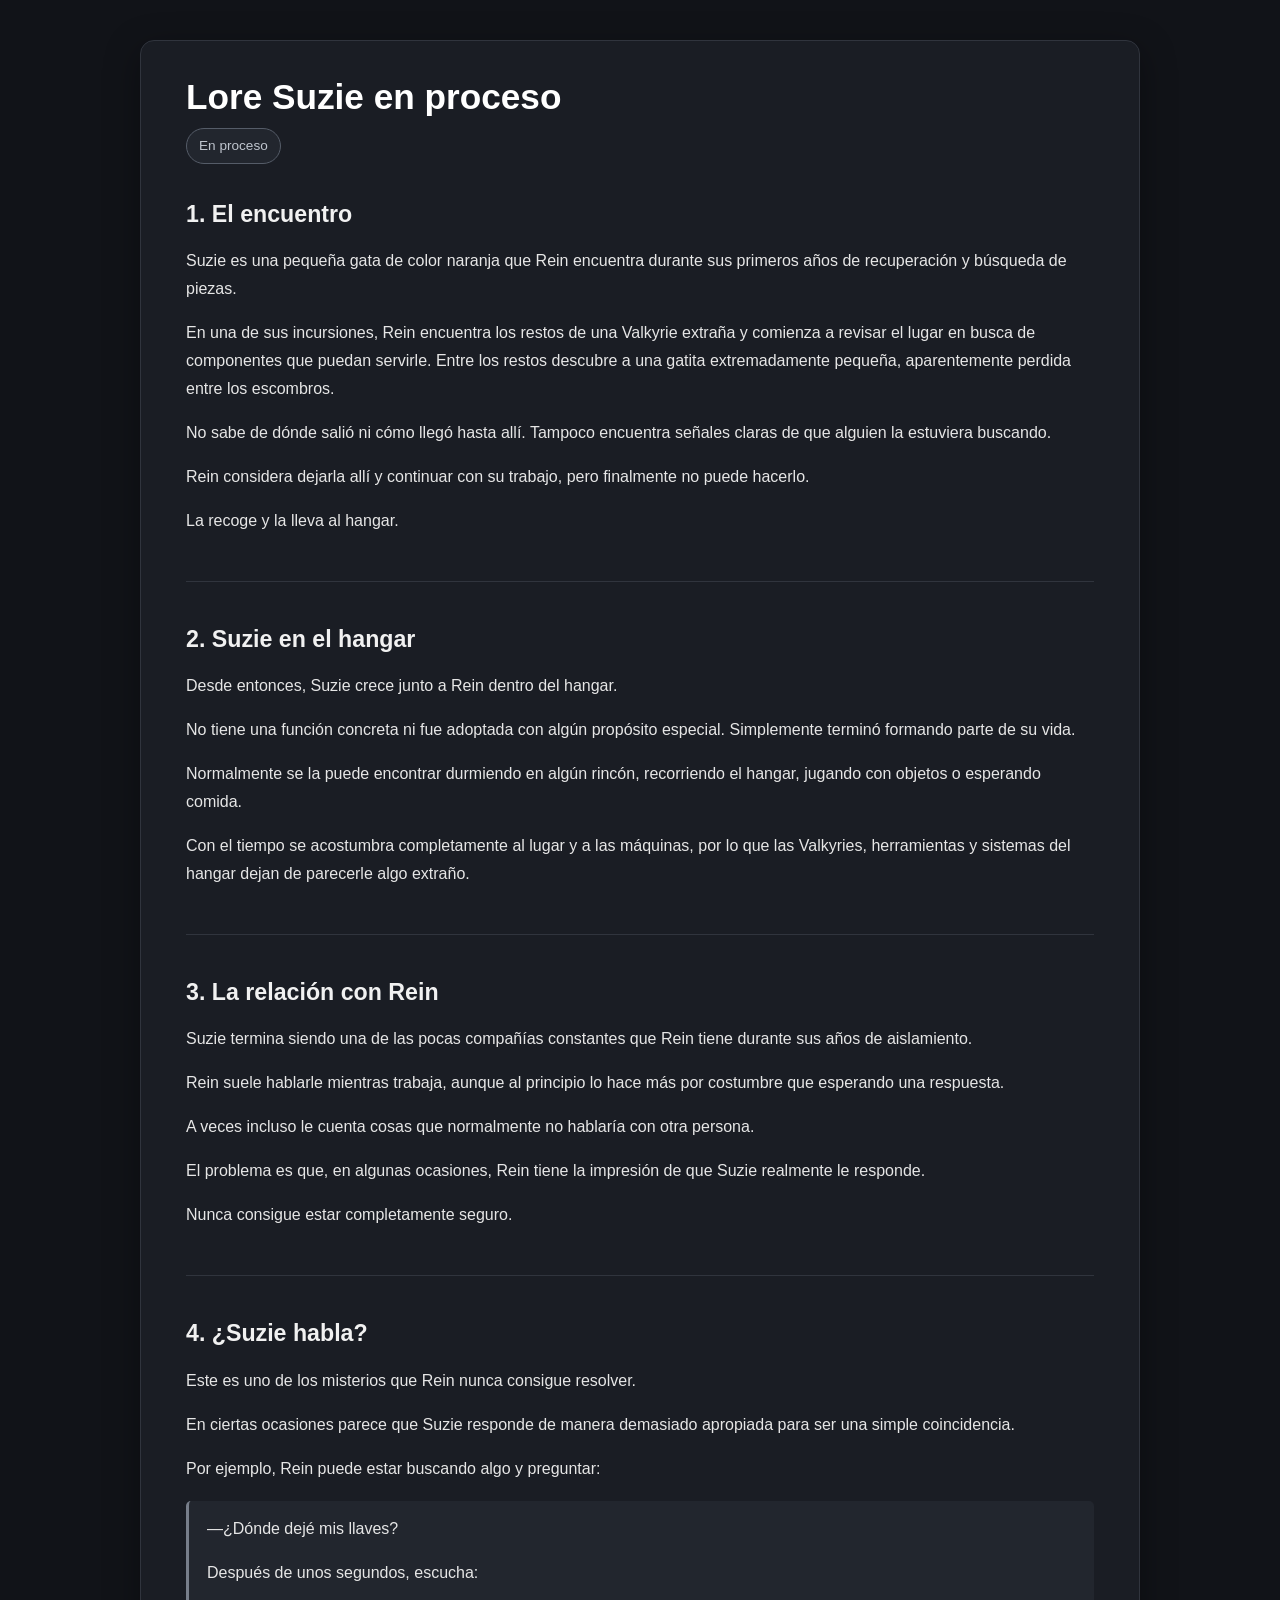
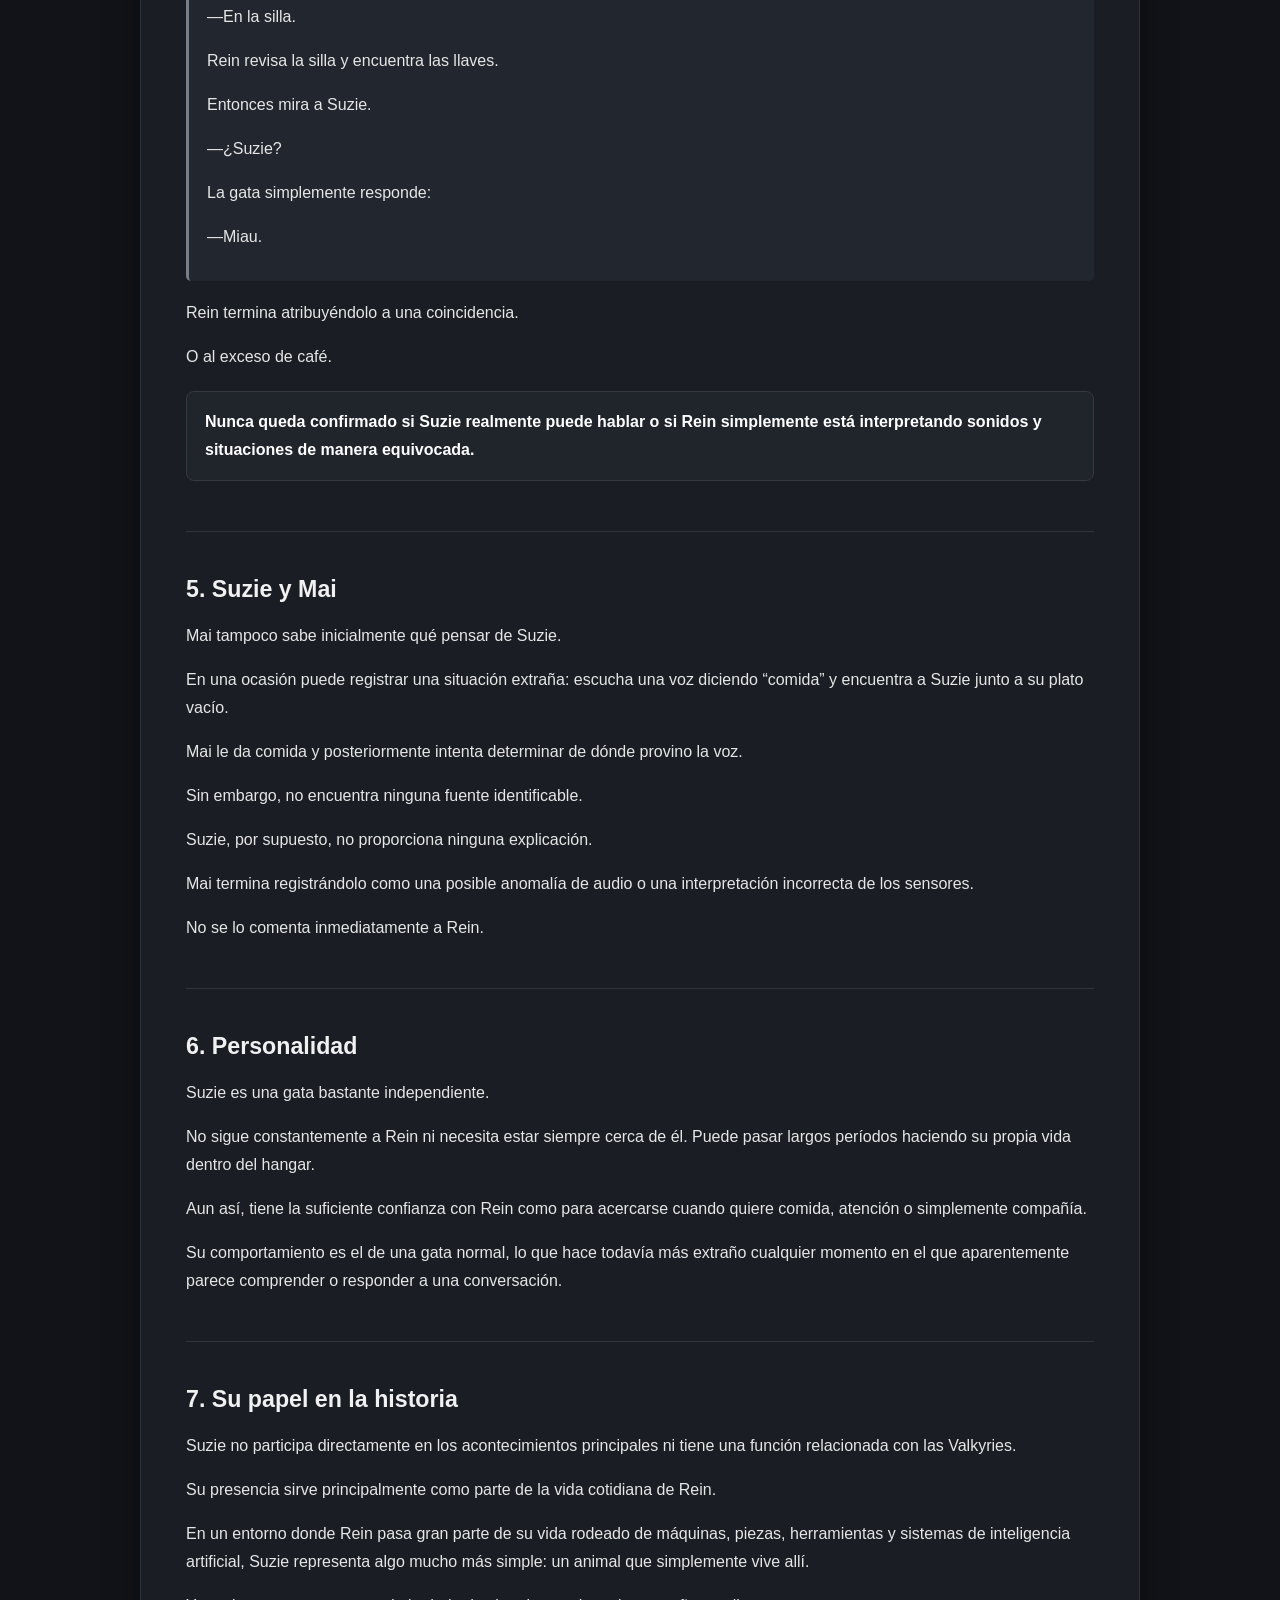
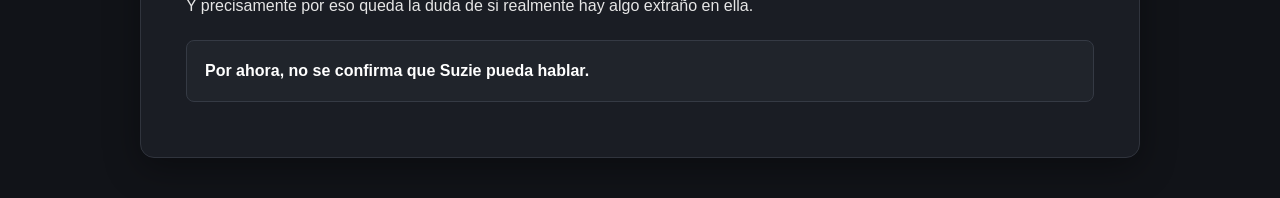
<file: Wiki/Suzie.html>
<!DOCTYPE html>
<html lang="es">
<head>
    <meta charset="UTF-8">
    <meta name="viewport" content="width=device-width, initial-scale=1.0">

    <title>Lore Suzie en proceso</title>

    <style>
        * {
            box-sizing: border-box;
        }

        body {
            margin: 0;
            padding: 0;
            background: #111318;
            color: #e6e6e6;
            font-family: Arial, Helvetica, sans-serif;
            line-height: 1.75;
        }

        main {
            width: min(1000px, 92%);
            margin: 40px auto;
            padding: 35px 45px;
            background: #1a1d24;
            border: 1px solid #30343d;
            border-radius: 14px;
            box-shadow: 0 10px 35px rgba(0, 0, 0, 0.35);
        }

        h1 {
            margin-top: 0;
            margin-bottom: 10px;
            color: #ffffff;
            font-size: 2.2rem;
            line-height: 1.2;
        }

        .estado {
            display: inline-block;
            margin-bottom: 35px;
            padding: 5px 12px;
            border: 1px solid #555c68;
            border-radius: 20px;
            color: #bfc5ce;
            font-size: 0.85rem;
            background: #22262e;
        }

        section {
            margin-bottom: 42px;
            padding-bottom: 30px;
            border-bottom: 1px solid #30343d;
        }

        section:last-child {
            margin-bottom: 0;
            padding-bottom: 0;
            border-bottom: none;
        }

        h2 {
            margin-top: 0;
            margin-bottom: 18px;
            color: #f1f1f1;
            font-size: 1.45rem;
            line-height: 1.3;
        }

        p {
            margin: 0 0 16px;
        }

        .dialogo {
            margin: 18px 0;
            padding: 14px 18px;
            background: #22262e;
            border-left: 3px solid #777e8a;
            border-radius: 5px;
        }

        .misterio {
            margin: 20px 0;
            padding: 16px 18px;
            background: #20242b;
            border: 1px solid #353a44;
            border-radius: 8px;
        }

        strong {
            color: #ffffff;
        }

        @media (max-width: 700px) {
            main {
                width: 94%;
                margin: 20px auto;
                padding: 25px 20px;
            }

            h1 {
                font-size: 1.8rem;
            }

            h2 {
                font-size: 1.25rem;
            }

            body {
                font-size: 15px;
                line-height: 1.7;
            }
        }
    </style>
</head>

<body>

<main>

    <h1>Lore Suzie en proceso</h1>
    <div class="estado">En proceso</div>

    <section>
        <h2>1. El encuentro</h2>

        <p>Suzie es una pequeña gata de color naranja que Rein encuentra durante sus primeros años de recuperación y búsqueda de piezas.</p>

        <p>En una de sus incursiones, Rein encuentra los restos de una Valkyrie extraña y comienza a revisar el lugar en busca de componentes que puedan servirle. Entre los restos descubre a una gatita extremadamente pequeña, aparentemente perdida entre los escombros.</p>

        <p>No sabe de dónde salió ni cómo llegó hasta allí. Tampoco encuentra señales claras de que alguien la estuviera buscando.</p>

        <p>Rein considera dejarla allí y continuar con su trabajo, pero finalmente no puede hacerlo.</p>

        <p>La recoge y la lleva al hangar.</p>
    </section>

    <section>
        <h2>2. Suzie en el hangar</h2>

        <p>Desde entonces, Suzie crece junto a Rein dentro del hangar.</p>

        <p>No tiene una función concreta ni fue adoptada con algún propósito especial. Simplemente terminó formando parte de su vida.</p>

        <p>Normalmente se la puede encontrar durmiendo en algún rincón, recorriendo el hangar, jugando con objetos o esperando comida.</p>

        <p>Con el tiempo se acostumbra completamente al lugar y a las máquinas, por lo que las Valkyries, herramientas y sistemas del hangar dejan de parecerle algo extraño.</p>
    </section>

    <section>
        <h2>3. La relación con Rein</h2>

        <p>Suzie termina siendo una de las pocas compañías constantes que Rein tiene durante sus años de aislamiento.</p>

        <p>Rein suele hablarle mientras trabaja, aunque al principio lo hace más por costumbre que esperando una respuesta.</p>

        <p>A veces incluso le cuenta cosas que normalmente no hablaría con otra persona.</p>

        <p>El problema es que, en algunas ocasiones, Rein tiene la impresión de que Suzie realmente le responde.</p>

        <p>Nunca consigue estar completamente seguro.</p>
    </section>

    <section>
        <h2>4. ¿Suzie habla?</h2>

        <p>Este es uno de los misterios que Rein nunca consigue resolver.</p>

        <p>En ciertas ocasiones parece que Suzie responde de manera demasiado apropiada para ser una simple coincidencia.</p>

        <p>Por ejemplo, Rein puede estar buscando algo y preguntar:</p>

        <div class="dialogo">
            <p>—¿Dónde dejé mis llaves?</p>

            <p>Después de unos segundos, escucha:</p>

            <p>—En la silla.</p>

            <p>Rein revisa la silla y encuentra las llaves.</p>

            <p>Entonces mira a Suzie.</p>

            <p>—¿Suzie?</p>

            <p>La gata simplemente responde:</p>

            <p>—Miau.</p>
        </div>

        <p>Rein termina atribuyéndolo a una coincidencia.</p>

        <p>O al exceso de café.</p>

        <div class="misterio">
            <strong>Nunca queda confirmado si Suzie realmente puede hablar o si Rein simplemente está interpretando sonidos y situaciones de manera equivocada.</strong>
        </div>
    </section>

    <section>
        <h2>5. Suzie y Mai</h2>

        <p>Mai tampoco sabe inicialmente qué pensar de Suzie.</p>

        <p>En una ocasión puede registrar una situación extraña: escucha una voz diciendo “comida” y encuentra a Suzie junto a su plato vacío.</p>

        <p>Mai le da comida y posteriormente intenta determinar de dónde provino la voz.</p>

        <p>Sin embargo, no encuentra ninguna fuente identificable.</p>

        <p>Suzie, por supuesto, no proporciona ninguna explicación.</p>

        <p>Mai termina registrándolo como una posible anomalía de audio o una interpretación incorrecta de los sensores.</p>

        <p>No se lo comenta inmediatamente a Rein.</p>
    </section>

    <section>
        <h2>6. Personalidad</h2>

        <p>Suzie es una gata bastante independiente.</p>

        <p>No sigue constantemente a Rein ni necesita estar siempre cerca de él. Puede pasar largos períodos haciendo su propia vida dentro del hangar.</p>

        <p>Aun así, tiene la suficiente confianza con Rein como para acercarse cuando quiere comida, atención o simplemente compañía.</p>

        <p>Su comportamiento es el de una gata normal, lo que hace todavía más extraño cualquier momento en el que aparentemente parece comprender o responder a una conversación.</p>
    </section>

    <section>
        <h2>7. Su papel en la historia</h2>

        <p>Suzie no participa directamente en los acontecimientos principales ni tiene una función relacionada con las Valkyries.</p>

        <p>Su presencia sirve principalmente como parte de la vida cotidiana de Rein.</p>

        <p>En un entorno donde Rein pasa gran parte de su vida rodeado de máquinas, piezas, herramientas y sistemas de inteligencia artificial, Suzie representa algo mucho más simple: un animal que simplemente vive allí.</p>

        <p>Y precisamente por eso queda la duda de si realmente hay algo extraño en ella.</p>

        <div class="misterio">
            <strong>Por ahora, no se confirma que Suzie pueda hablar.</strong>
        </div>
    </section>

</main>

</body>
</html>
</file>
